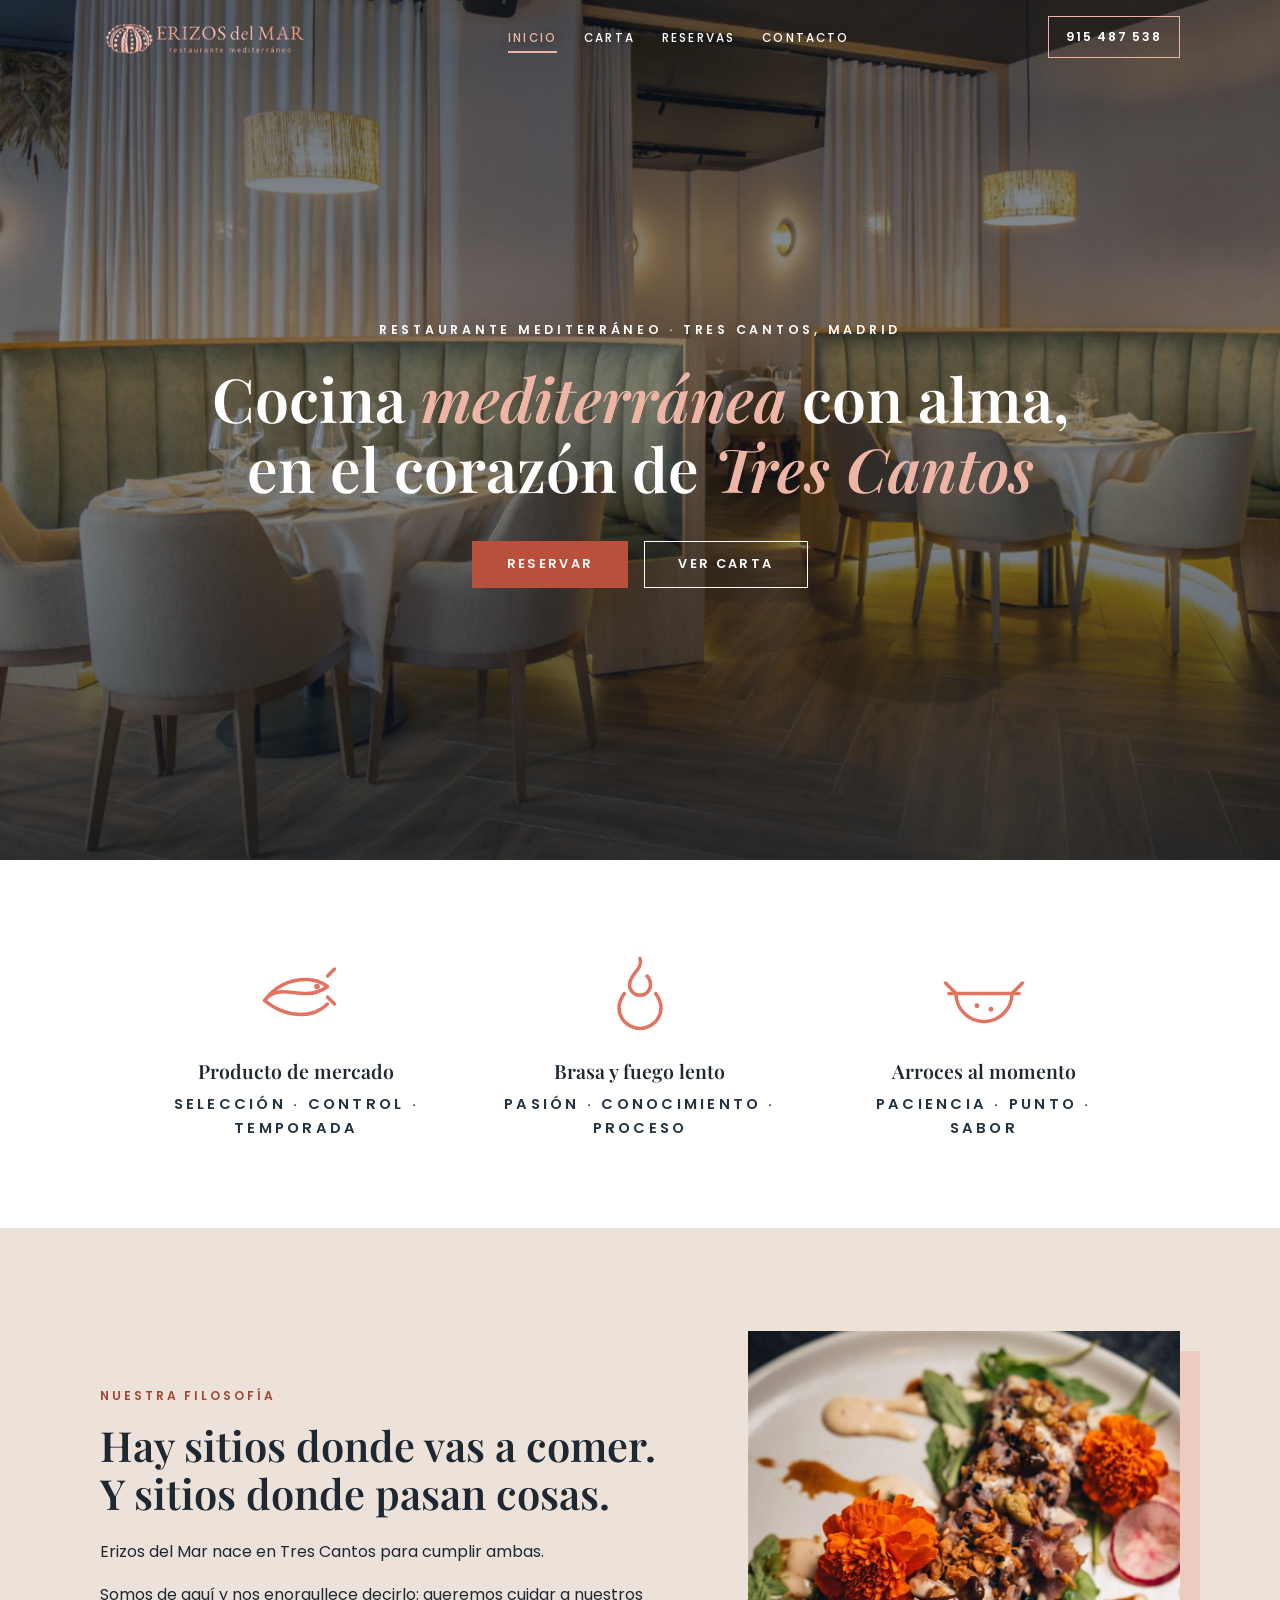
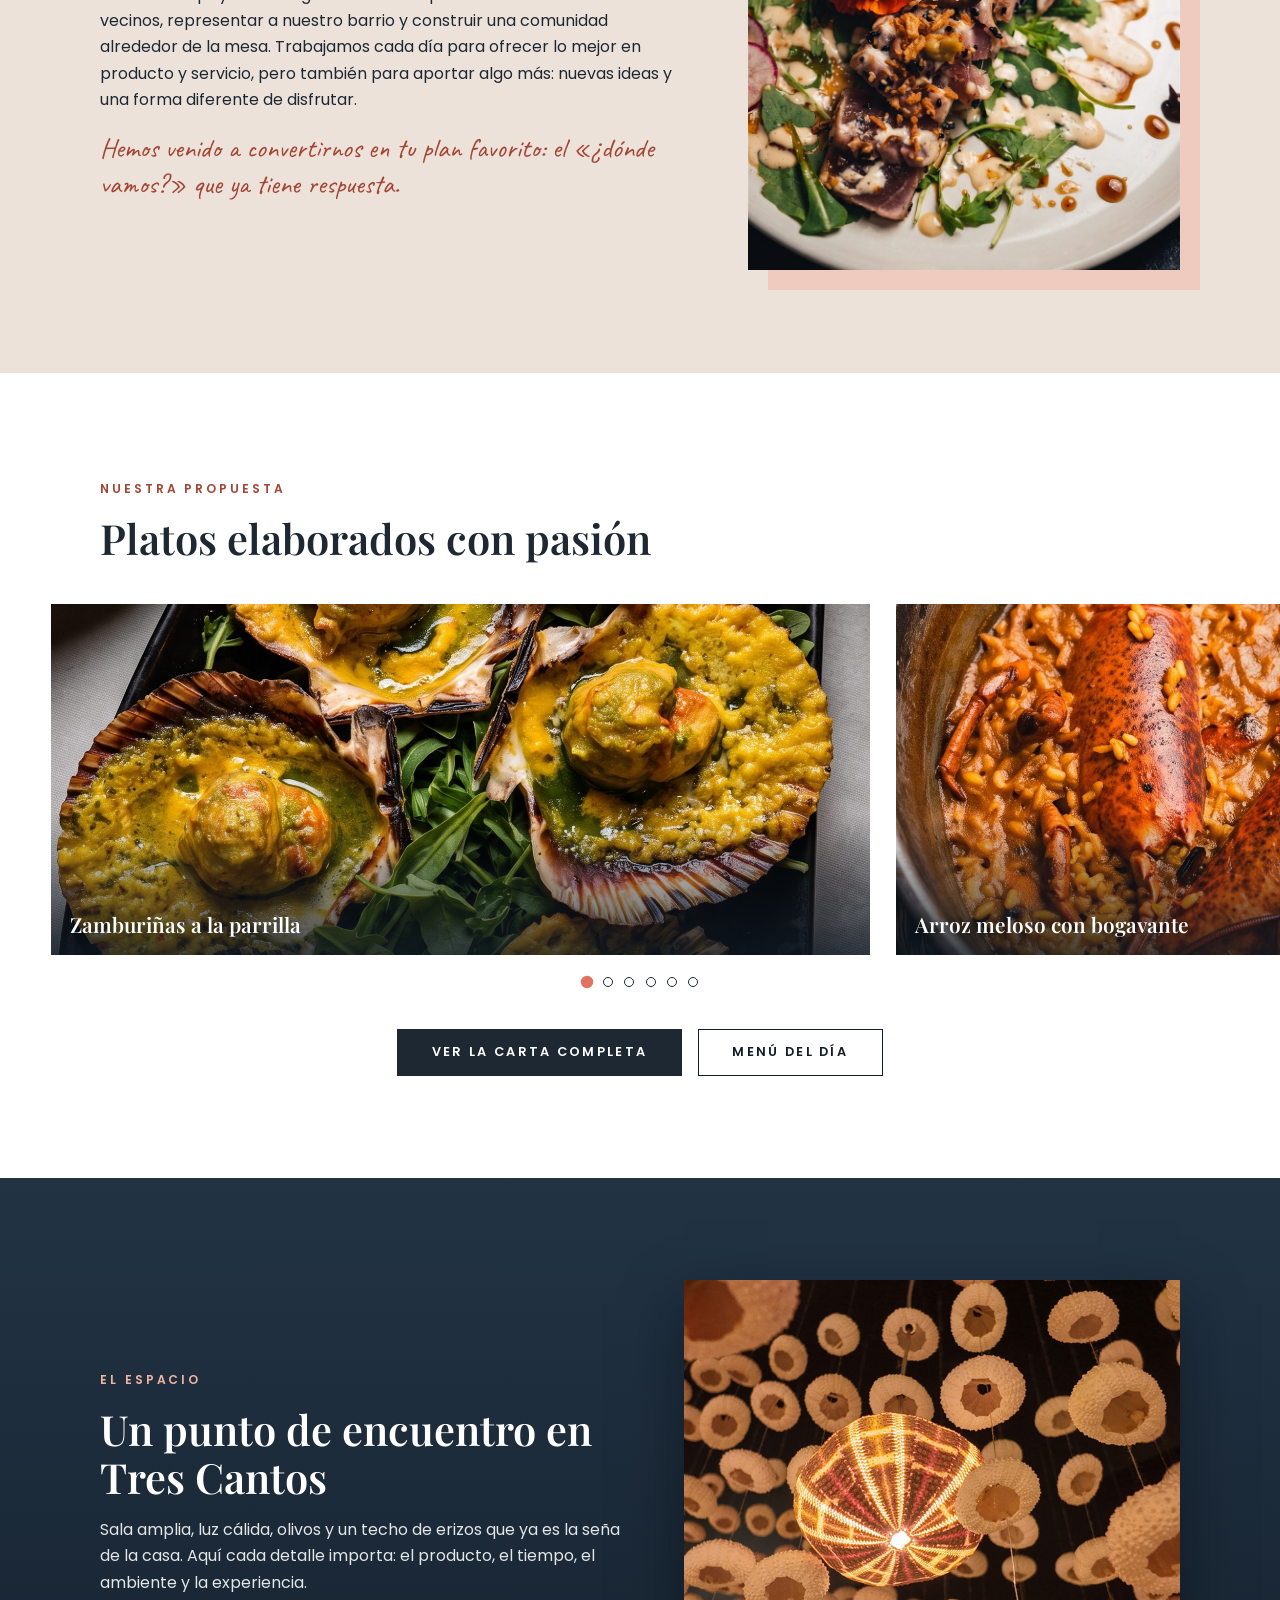
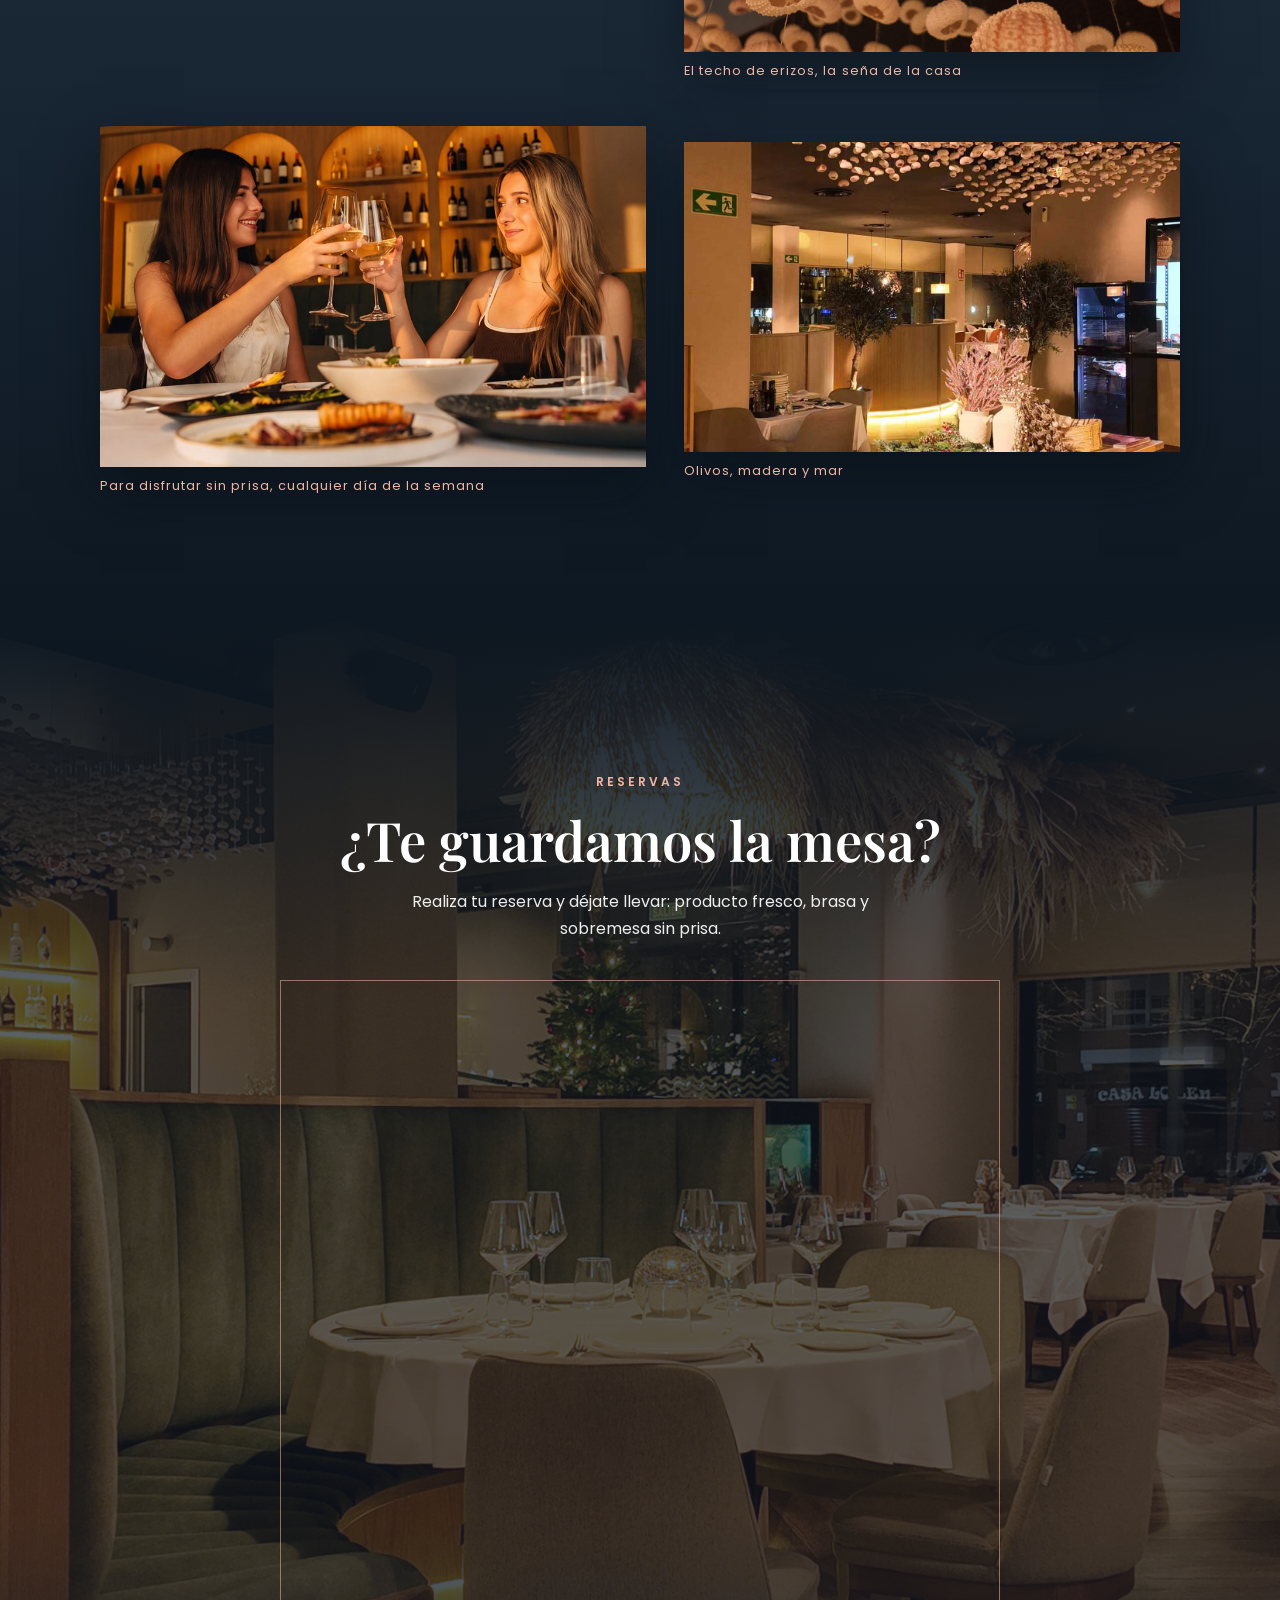
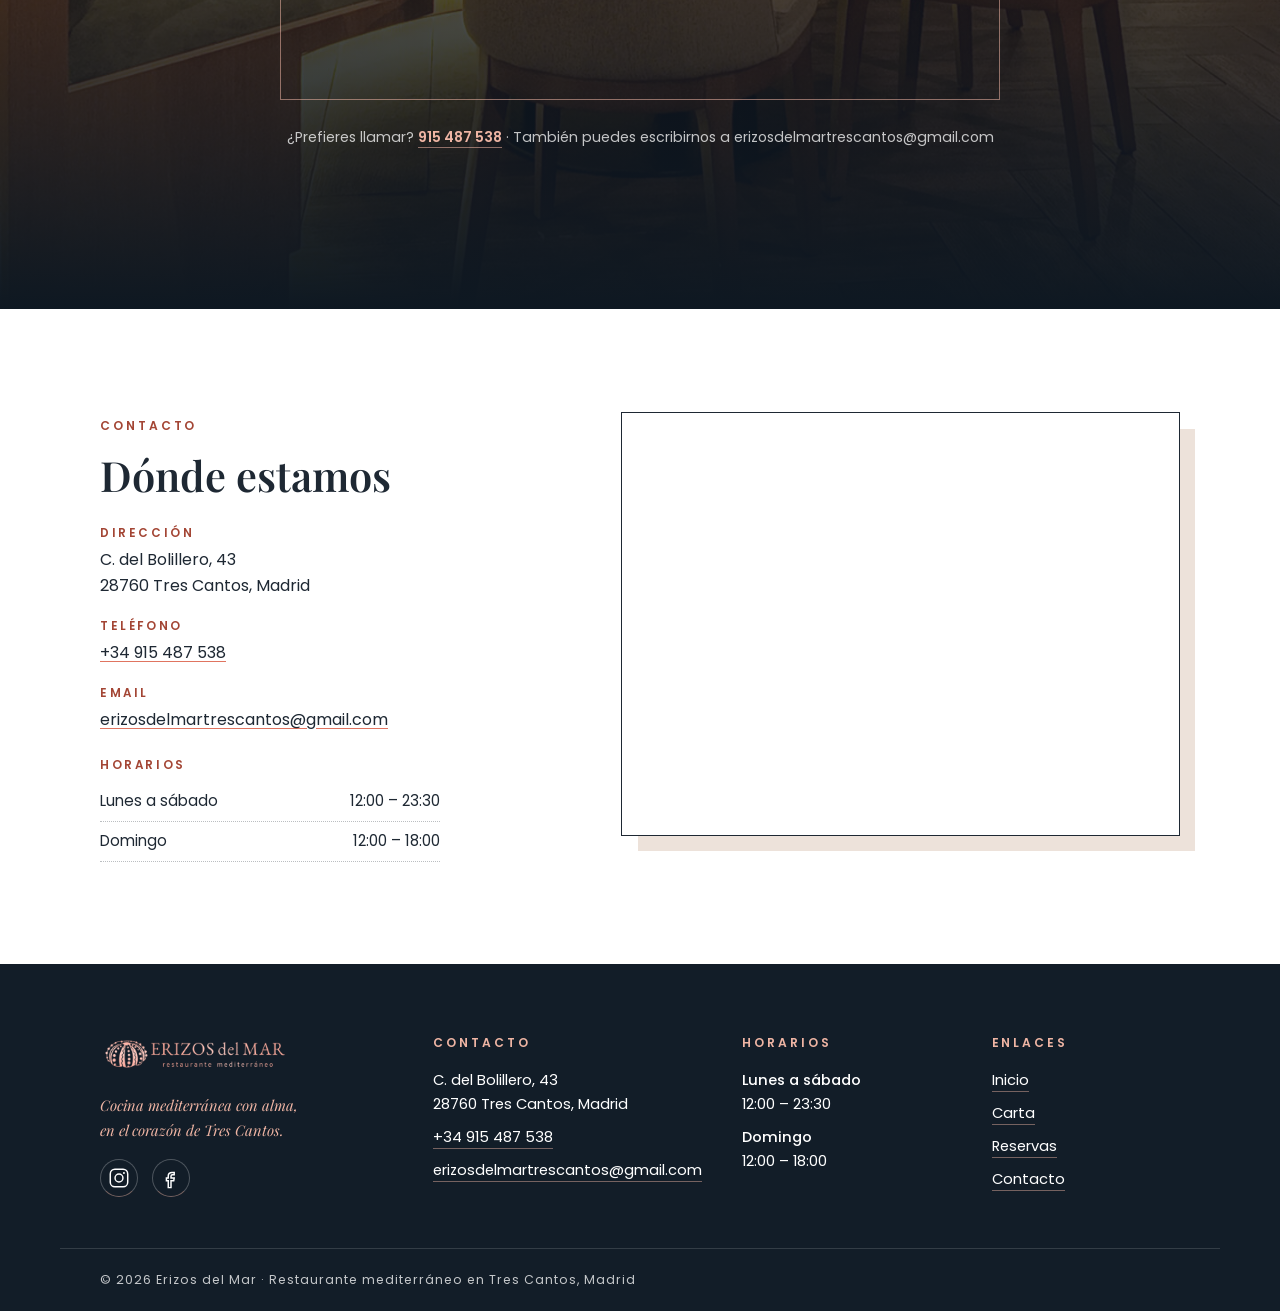
<file: index.html>
<!DOCTYPE html><html lang="es"><head><meta charset="utf-8"><meta name="viewport" content="width=device-width, initial-scale=1"><title>Erizos del Mar — Restaurante mediterráneo en Tres Cantos</title><meta name="description" content="Restaurante mediterráneo en Tres Cantos, Madrid. Mariscos y pescados frescos, brasa y arroces. Menú del día 26,90 €. Reserva: 915 487 538."><link rel="icon" type="image/png" href="/img/favicon-erizo.png"><meta property="og:type" content="website"><meta name="twitter:card" content="summary_large_image"><meta property="og:site_name" content="Erizos del Mar"><meta property="og:title" content="Erizos del Mar — Restaurante mediterráneo en Tres Cantos"><meta property="og:description" content="Restaurante mediterráneo en Tres Cantos, Madrid. Mariscos y pescados frescos, brasa y arroces. Menú del día 26,90 €. Reserva: 915 487 538."><meta property="og:image" content="https://www.erizosdelmar.com/img/marisco-variado.webp"><meta property="og:locale" content="es_ES"><link rel="preconnect" href="https://fonts.googleapis.com"><link rel="preconnect" href="https://fonts.gstatic.com" crossorigin><link rel="stylesheet" href="https://fonts.googleapis.com/css2?family=Playfair+Display:ital,wght@0,500;0,600;0,700;1,500;1,600&family=Poppins:wght@400;500;600&family=Caveat:wght@500;600&display=swap"><script type="application/ld+json">{"@context":"https://schema.org","@type":"Restaurant","name":"Erizos del Mar","description":"Cocina mediterránea con alma en Tres Cantos, Madrid.","url":"https://www.erizosdelmar.com","image":"https://www.erizosdelmar.com/img/marisco-variado.webp","telephone":"+34915487538","email":"erizosdelmartrescantos@gmail.com","servesCuisine":["Mediterránea","Mariscos","Pescados","Arroces","Carnes a la brasa"],"priceRange":"€€","acceptsReservations":"True","address":{"@type":"PostalAddress","streetAddress":"C. del Bolillero, 43","postalCode":"28760","addressLocality":"Tres Cantos","addressRegion":"Madrid","addressCountry":"ES"},"openingHoursSpecification":[{"@type":"OpeningHoursSpecification","dayOfWeek":["Monday","Tuesday","Wednesday","Thursday","Friday","Saturday"],"opens":"12:00","closes":"23:30"},{"@type":"OpeningHoursSpecification","dayOfWeek":"Sunday","opens":"12:00","closes":"18:00"}]}</script><link rel="stylesheet" href="/_astro/WidgetReservas.DtEIxXfW.css"><link rel="stylesheet" href="/_astro/index.B0MHpu-I.css"></head><body><a class="salto-contenido" href="#contenido">Saltar al contenido</a><header class="cabecera" data-cabecera data-astro-cid-24uzi5m7><div class="contenedor cabecera-int" data-astro-cid-24uzi5m7><a class="marca" href="/" data-astro-cid-24uzi5m7><img src="/img/erizodelmar.png" alt="Erizos del Mar — restaurante mediterráneo" width="220" height="63" data-astro-cid-24uzi5m7></a><nav aria-label="Navegación principal" data-astro-cid-24uzi5m7><ul data-astro-cid-24uzi5m7><li data-astro-cid-24uzi5m7><a href="/" aria-current="page" data-astro-cid-24uzi5m7>Inicio</a></li><li data-astro-cid-24uzi5m7><a href="/carta" data-astro-cid-24uzi5m7>Carta</a></li><li data-astro-cid-24uzi5m7><a href="/#reservas" data-astro-cid-24uzi5m7>Reservas</a></li><li data-astro-cid-24uzi5m7><a href="/#contacto" data-astro-cid-24uzi5m7>Contacto</a></li></ul></nav><a class="btn-tel" href="tel:+34915487538" data-astro-cid-24uzi5m7>915 487 538</a></div></header><script type="module">var e=document.querySelector(`[data-cabecera]`);if(e){let t=()=>document.documentElement.style.setProperty(`--altura-cabecera`,`${e.offsetHeight}px`);if(t(),window.addEventListener(`resize`,t,{passive:!0}),!e.classList.contains(`solida`)){let t=()=>{e.classList.toggle(`con-fondo`,window.scrollY>40)};t(),window.addEventListener(`scroll`,t,{passive:!0})}}</script><main id="contenido"><section class="hero" data-astro-cid-lcdefpme><video class="hero-video" src="/video/hero.mp4" poster="/img/1ded1866-d8ff-4c30-8475-15560764dbcc.png" muted autoplay loop playsinline aria-hidden="true" tabindex="-1" data-parallax="0.25" data-astro-cid-lcdefpme></video><div class="hero-velo" aria-hidden="true" data-astro-cid-lcdefpme></div><div class="contenedor hero-contenido" data-astro-cid-lcdefpme><p class="hero-etiqueta" data-astro-cid-lcdefpme>Restaurante mediterráneo · Tres Cantos, Madrid</p><h1 data-titulo-hero data-astro-cid-lcdefpme>Cocina <em class="resalte" data-astro-cid-lcdefpme>mediterránea</em> con alma,<br class="salto-grande" data-astro-cid-lcdefpme> en el corazón de <em class="resalte" data-astro-cid-lcdefpme>Tres Cantos</em></h1><div class="hero-cta" data-astro-cid-lcdefpme><a class="btn btn-coral" href="/#reservas" data-astro-cid-lcdefpme>Reservar</a><a class="btn btn-contorno-claro" href="/carta" data-astro-cid-lcdefpme>Ver carta</a></div></div></section><section class="motivos" aria-labelledby="t-motivos" data-astro-cid-lcdefpme><div class="contenedor" data-astro-cid-lcdefpme><h2 id="t-motivos" class="visualmente-oculto" data-astro-cid-lcdefpme>Por qué comer en Erizos del Mar</h2><ul class="motivos-lista" data-reveal-grupo data-astro-cid-lcdefpme><li data-reveal data-astro-cid-lcdefpme><svg class="icono" viewBox="0 0 48 48" fill="none" stroke="currentColor" stroke-width="2" stroke-linecap="round" stroke-linejoin="round" aria-hidden="true" data-astro-cid-lcdefpme><path d="M6 24c6-8 14-12 24-12 4 0 8 1 12 4-4 3-8 4-12 4-10 0-18-4-24 4z" transform="translate(0 6)" data-astro-cid-lcdefpme></path><path d="M6 30c6 5 13 8 21 8 6 0 11-2 15-6" data-astro-cid-lcdefpme></path><circle cx="36" cy="22" r="1.6" fill="currentColor" stroke="none" data-astro-cid-lcdefpme></circle><path d="M42 16l4-4M42 28l4 4" data-astro-cid-lcdefpme></path></svg><h3 data-astro-cid-lcdefpme>Producto de mercado</h3><p class="motivo-palabras" data-astro-cid-lcdefpme>Selección · Control · Temporada</p></li><li data-reveal data-astro-cid-lcdefpme><svg class="icono" viewBox="0 0 48 48" fill="none" stroke="currentColor" stroke-width="2" stroke-linecap="round" stroke-linejoin="round" aria-hidden="true" data-astro-cid-lcdefpme><path d="M24 6c2 6-6 9-6 15a6 6 0 0 0 12 0c0-3-2-5-2-5" data-astro-cid-lcdefpme></path><path d="M15 26c-2 3-3 6-3 8a12 12 0 0 0 24 0c0-2-1-5-3-8" data-astro-cid-lcdefpme></path></svg><h3 data-astro-cid-lcdefpme>Brasa y fuego lento</h3><p class="motivo-palabras" data-astro-cid-lcdefpme>Pasión · Conocimiento · Proceso</p></li><li data-reveal data-astro-cid-lcdefpme><svg class="icono" viewBox="0 0 48 48" fill="none" stroke="currentColor" stroke-width="2" stroke-linecap="round" stroke-linejoin="round" aria-hidden="true" data-astro-cid-lcdefpme><path d="M4 26h40" data-astro-cid-lcdefpme></path><path d="M8 26a16 16 0 0 0 32 0" data-astro-cid-lcdefpme></path><path d="M2 20l6 6M46 20l-6 6" data-astro-cid-lcdefpme></path><circle cx="20" cy="33" r="1.4" fill="currentColor" stroke="none" data-astro-cid-lcdefpme></circle><circle cx="28" cy="35" r="1.4" fill="currentColor" stroke="none" data-astro-cid-lcdefpme></circle></svg><h3 data-astro-cid-lcdefpme>Arroces al momento</h3><p class="motivo-palabras" data-astro-cid-lcdefpme>Paciencia · Punto · Sabor</p></li></ul></div></section><section class="filosofia" aria-labelledby="t-filosofia" data-astro-cid-lcdefpme><div class="contenedor filosofia-int" data-astro-cid-lcdefpme><div class="filosofia-texto" data-reveal data-astro-cid-lcdefpme><p class="etiqueta" data-astro-cid-lcdefpme>Nuestra filosofía</p><h2 id="t-filosofia" data-astro-cid-lcdefpme>Hay sitios donde vas a comer. Y sitios donde pasan cosas.</h2><p data-astro-cid-lcdefpme>Erizos del Mar nace en Tres Cantos para cumplir ambas.</p><p data-astro-cid-lcdefpme>Somos de aquí y nos enorgullece decirlo: queremos cuidar a nuestros vecinos, representar a nuestro barrio y construir una comunidad alrededor de la mesa. Trabajamos cada día para ofrecer lo mejor en producto y servicio, pero también para aportar algo más: nuevas ideas y una forma diferente de disfrutar.</p><p class="filosofia-cierre" data-astro-cid-lcdefpme>Hemos venido a convertirnos en tu plan favorito: el «¿dónde vamos?» que ya tiene respuesta.</p></div><figure class="filosofia-figura" data-rotador data-reveal data-astro-cid-lcdefpme><img src="/img/platos/tataki-45.jpg" alt="Tataki de atún rojo con flores comestibles y rúcula en plato blanco" loading="eager" decoding="async" class="filosofia-foto activa" data-astro-cid-lcdefpme><img src="/img/platos/calamar-45.jpg" alt="Calamar del Mediterráneo a la brasa sobre su tinta con aceite de hierbas" loading="lazy" decoding="async" class="filosofia-foto" data-astro-cid-lcdefpme><img src="/img/platos/bogavante-45.jpg" alt="Arroz meloso con bogavante recién hecho en su cazuela" loading="lazy" decoding="async" class="filosofia-foto" data-astro-cid-lcdefpme></figure></div></section><section class="platos" aria-labelledby="t-platos" data-astro-cid-lcdefpme><div class="contenedor" data-astro-cid-lcdefpme><div class="platos-cabeza" data-reveal data-astro-cid-lcdefpme><p class="etiqueta" data-astro-cid-lcdefpme>Nuestra propuesta</p><h2 id="t-platos" data-astro-cid-lcdefpme>Platos elaborados con pasión</h2></div></div><!-- Slider a lo ancho con la siguiente diapositiva asomando --><div class="slider" data-slider data-reveal data-astro-cid-lcdefpme><ul class="slider-pista" data-pista data-astro-cid-lcdefpme><li class="diapositiva" data-diapositiva data-astro-cid-lcdefpme><img src="/img/platos/zamburinas-pano.jpg" alt="Zamburiñas gratinadas en su concha sobre rúcula, vista cenital" loading="eager" decoding="async" data-astro-cid-lcdefpme><span class="plato-nombre" data-astro-cid-lcdefpme>Zamburiñas a la parrilla</span></li><li class="diapositiva" data-diapositiva data-astro-cid-lcdefpme><img src="/img/platos/bogavante-pano.jpg" alt="Arroz meloso con pinzas y cola de bogavante en la cazuela" loading="lazy" decoding="async" data-astro-cid-lcdefpme><span class="plato-nombre" data-astro-cid-lcdefpme>Arroz meloso con bogavante</span></li><li class="diapositiva" data-diapositiva data-astro-cid-lcdefpme><img src="/img/platos/chuleton-pano.jpg" alt="Chuletón fileteado al punto con sal en escamas, patatas y pimientos de Padrón" loading="lazy" decoding="async" data-astro-cid-lcdefpme><span class="plato-nombre" data-astro-cid-lcdefpme>Chuletón de vaca madurada</span></li><li class="diapositiva" data-diapositiva data-astro-cid-lcdefpme><img src="/img/platos/pulpo-pano.jpg" alt="Pulpo a la brasa con pimentón y cebollino sobre parmentier" loading="lazy" decoding="async" data-astro-cid-lcdefpme><span class="plato-nombre" data-astro-cid-lcdefpme>Pulpo a la brasa</span></li><li class="diapositiva" data-diapositiva data-astro-cid-lcdefpme><img src="/img/platos/tataki-pano.jpg" alt="Tataki de atún rojo con flores comestibles, rúcula y mayonesa cevichada" loading="lazy" decoding="async" data-astro-cid-lcdefpme><span class="plato-nombre" data-astro-cid-lcdefpme>Tataki de atún rojo</span></li><li class="diapositiva" data-diapositiva data-astro-cid-lcdefpme><img src="/img/platos/calamar-pano.jpg" alt="Calamar a la brasa sobre su tinta con aceite de hierbas, vista cenital" loading="lazy" decoding="async" data-astro-cid-lcdefpme><span class="plato-nombre" data-astro-cid-lcdefpme>Calamar del Mediterráneo</span></li></ul><div class="slider-controles" data-astro-cid-lcdefpme><div class="slider-puntos" data-puntos role="tablist" aria-label="Ir al plato" data-astro-cid-lcdefpme><button type="button" class="punto activo" data-punto="0" aria-label="Ver Zamburiñas a la parrilla" data-astro-cid-lcdefpme></button><button type="button" class="punto" data-punto="1" aria-label="Ver Arroz meloso con bogavante" data-astro-cid-lcdefpme></button><button type="button" class="punto" data-punto="2" aria-label="Ver Chuletón de vaca madurada" data-astro-cid-lcdefpme></button><button type="button" class="punto" data-punto="3" aria-label="Ver Pulpo a la brasa" data-astro-cid-lcdefpme></button><button type="button" class="punto" data-punto="4" aria-label="Ver Tataki de atún rojo" data-astro-cid-lcdefpme></button><button type="button" class="punto" data-punto="5" aria-label="Ver Calamar del Mediterráneo" data-astro-cid-lcdefpme></button></div></div></div><div class="contenedor" data-astro-cid-lcdefpme><p class="platos-cta" data-astro-cid-lcdefpme><a class="btn btn-marino" href="/carta" data-astro-cid-lcdefpme>Ver la carta completa</a><a class="btn btn-contorno-oscuro" href="/carta#menu-del-dia" data-astro-cid-lcdefpme>Menú del día</a></p></div></section><section class="espacio" aria-labelledby="t-espacio" data-astro-cid-lcdefpme><div class="contenedor espacio-int" data-astro-cid-lcdefpme><div class="espacio-texto" data-reveal data-astro-cid-lcdefpme><p class="etiqueta clara" data-astro-cid-lcdefpme>El espacio</p><h2 id="t-espacio" data-astro-cid-lcdefpme>Un punto de encuentro en Tres Cantos</h2><p data-astro-cid-lcdefpme>Sala amplia, luz cálida, olivos y un techo de erizos que ya es la seña de la casa. Aquí cada detalle importa: el producto, el tiempo, el ambiente y la experiencia.</p></div><figure class="e-techo" data-reveal data-astro-cid-lcdefpme><img src="/img/20260206144532_307_1223-scaled.jpg" alt="Instalación de caparazones de erizo de mar colgando del techo, con una lámpara-erizo iluminada" loading="lazy" decoding="async" data-astro-cid-lcdefpme><figcaption data-astro-cid-lcdefpme>El techo de erizos, la seña de la casa</figcaption></figure><figure class="e-sala" data-reveal data-astro-cid-lcdefpme><img src="/img/platos/brindis-45.jpg" alt="Dos clientas brindando con vino blanco frente a la vinoteca del restaurante" loading="lazy" decoding="async" data-astro-cid-lcdefpme><figcaption data-astro-cid-lcdefpme>Para disfrutar sin prisa, cualquier día de la semana</figcaption></figure><figure class="e-olivos" data-reveal data-astro-cid-lcdefpme><img src="/img/20260206144526_306_1223.jpg" alt="Comedor con la instalación de erizos en el techo, mesa central de madera y olivos" loading="lazy" decoding="async" data-astro-cid-lcdefpme><figcaption data-astro-cid-lcdefpme>Olivos, madera y mar</figcaption></figure></div></section><section id="reservas" class="reservas" aria-labelledby="t-reservas" data-astro-cid-lcdefpme><div class="reservas-fondo" aria-hidden="true" data-astro-cid-lcdefpme></div><div class="contenedor reservas-int" data-reveal data-astro-cid-lcdefpme><p class="etiqueta clara" data-astro-cid-lcdefpme>Reservas</p><h2 id="t-reservas" data-astro-cid-lcdefpme>¿Te guardamos la mesa?</h2><p class="reservas-texto" data-astro-cid-lcdefpme>Realiza tu reserva y déjate llevar: producto fresco, brasa y sobremesa sin prisa.</p><div class="widget-reservas" data-astro-cid-szwhwlmq><iframe src="https://widget.thefork.com/7da0110a-f135-477d-92b6-062d80967548" title="Reservar mesa en Erizos del Mar" allow="payment *" loading="lazy" data-astro-cid-szwhwlmq></iframe></div><p class="reservas-nota" data-astro-cid-lcdefpme>¿Prefieres llamar? <a class="reservas-tel-inline" href="tel:+34915487538" data-astro-cid-lcdefpme>915 487 538</a> · También puedes escribirnos a erizosdelmartrescantos@gmail.com</p></div></section><section id="contacto" class="contacto" aria-labelledby="t-contacto" data-astro-cid-lcdefpme><div class="contenedor contacto-int" data-astro-cid-lcdefpme><div class="contacto-info" data-reveal data-astro-cid-lcdefpme><p class="etiqueta" data-astro-cid-lcdefpme>Contacto</p><h2 id="t-contacto" data-astro-cid-lcdefpme>Dónde estamos</h2><address data-astro-cid-lcdefpme><p class="contacto-dato" data-astro-cid-lcdefpme><span class="contacto-titulo" data-astro-cid-lcdefpme>Dirección</span>C. del Bolillero, 43<br data-astro-cid-lcdefpme>28760 Tres Cantos, Madrid</p><p class="contacto-dato" data-astro-cid-lcdefpme><span class="contacto-titulo" data-astro-cid-lcdefpme>Teléfono</span><a href="tel:+34915487538" data-astro-cid-lcdefpme>+34 915 487 538</a></p><p class="contacto-dato" data-astro-cid-lcdefpme><span class="contacto-titulo" data-astro-cid-lcdefpme>Email</span><a href="mailto:erizosdelmartrescantos@gmail.com" data-astro-cid-lcdefpme>erizosdelmartrescantos@gmail.com</a></p></address><div class="contacto-horarios" data-astro-cid-lcdefpme><span class="contacto-titulo" data-astro-cid-lcdefpme>Horarios</span><ul data-astro-cid-lcdefpme><li data-astro-cid-lcdefpme><span data-astro-cid-lcdefpme>Lunes a sábado</span><span data-astro-cid-lcdefpme>12:00 – 23:30</span></li><li data-astro-cid-lcdefpme><span data-astro-cid-lcdefpme>Domingo</span><span data-astro-cid-lcdefpme>12:00 – 18:00</span></li></ul></div></div><div class="contacto-mapa" data-reveal data-astro-cid-lcdefpme><iframe src="https://www.google.com/maps?q=Erizos%20del%20Mar%20Tres%20Cantos&output=embed" title="Mapa de ubicación de Erizos del Mar en Tres Cantos" loading="lazy" allowfullscreen referrerpolicy="no-referrer-when-downgrade" data-astro-cid-lcdefpme></iframe></div></div></section></main><footer class="piecera" data-astro-cid-v5ldd5cm><div class="contenedor piecera-int" data-astro-cid-v5ldd5cm><div class="col marca-col" data-astro-cid-v5ldd5cm><img src="/img/erizodelmar.png" alt="Erizos del Mar — restaurante mediterráneo" width="220" height="63" loading="lazy" data-astro-cid-v5ldd5cm><p data-astro-cid-v5ldd5cm>Cocina mediterránea con alma, en el corazón de Tres Cantos.</p><div class="redes" data-astro-cid-v5ldd5cm><a href="https://www.instagram.com/erizosdelmar/" target="_blank" rel="noopener noreferrer" aria-label="Instagram de Erizos del Mar" data-astro-cid-v5ldd5cm><svg viewBox="0 0 24 24" width="22" height="22" fill="none" stroke="currentColor" stroke-width="1.6" data-astro-cid-v5ldd5cm><rect x="2.5" y="2.5" width="19" height="19" rx="5" data-astro-cid-v5ldd5cm></rect><circle cx="12" cy="12" r="4.3" data-astro-cid-v5ldd5cm></circle><circle cx="17.4" cy="6.6" r="1.1" fill="currentColor" stroke="none" data-astro-cid-v5ldd5cm></circle></svg></a><a href="https://www.facebook.com/people/Erizos-del-Mar-Tres-Cantos/61587013133338/" target="_blank" rel="noopener noreferrer" aria-label="Facebook de Erizos del Mar" data-astro-cid-v5ldd5cm><svg viewBox="0 0 24 24" width="22" height="22" fill="none" stroke="currentColor" stroke-width="1.6" data-astro-cid-v5ldd5cm><path d="M15.5 8.5h-2a1.5 1.5 0 0 0-1.5 1.5v2h3.5l-.5 3H12v7.5H9V15h-2v-3h2v-2.3C9 7.4 10.6 6 13 6h2.5v2.5Z" data-astro-cid-v5ldd5cm></path></svg></a></div></div><div class="col" data-astro-cid-v5ldd5cm><h2 data-astro-cid-v5ldd5cm>Contacto</h2><address data-astro-cid-v5ldd5cm><p data-astro-cid-v5ldd5cm>C. del Bolillero, 43<br data-astro-cid-v5ldd5cm>28760 Tres Cantos, Madrid</p><p data-astro-cid-v5ldd5cm><a href="tel:+34915487538" data-astro-cid-v5ldd5cm>+34 915 487 538</a></p><p data-astro-cid-v5ldd5cm><a href="mailto:erizosdelmartrescantos@gmail.com" data-astro-cid-v5ldd5cm>erizosdelmartrescantos@gmail.com</a></p></address></div><div class="col" data-astro-cid-v5ldd5cm><h2 data-astro-cid-v5ldd5cm>Horarios</h2><ul data-astro-cid-v5ldd5cm><li data-astro-cid-v5ldd5cm><span class="dias" data-astro-cid-v5ldd5cm>Lunes a sábado</span><span data-astro-cid-v5ldd5cm>12:00 – 23:30</span></li><li data-astro-cid-v5ldd5cm><span class="dias" data-astro-cid-v5ldd5cm>Domingo</span><span data-astro-cid-v5ldd5cm>12:00 – 18:00</span></li></ul></div><div class="col" data-astro-cid-v5ldd5cm><h2 data-astro-cid-v5ldd5cm>Enlaces</h2><nav aria-label="Navegación del pie de página" data-astro-cid-v5ldd5cm><ul data-astro-cid-v5ldd5cm><li data-astro-cid-v5ldd5cm><a href="/" data-astro-cid-v5ldd5cm>Inicio</a></li><li data-astro-cid-v5ldd5cm><a href="/carta" data-astro-cid-v5ldd5cm>Carta</a></li><li data-astro-cid-v5ldd5cm><a href="/#reservas" data-astro-cid-v5ldd5cm>Reservas</a></li><li data-astro-cid-v5ldd5cm><a href="/#contacto" data-astro-cid-v5ldd5cm>Contacto</a></li></ul></nav></div></div><div class="contenedor legal" data-astro-cid-v5ldd5cm><p data-astro-cid-v5ldd5cm>© 2026 Erizos del Mar · Restaurante mediterráneo en Tres Cantos, Madrid</p></div></footer><script type="module">document.documentElement.classList.add(`js`);var e=window.matchMedia(`(prefers-reduced-motion: reduce)`).matches,t=document.querySelectorAll(`[data-reveal]`);if(e||!(`IntersectionObserver`in window))t.forEach(e=>e.classList.add(`revelado`));else{document.querySelectorAll(`[data-reveal-grupo]`).forEach(e=>{[...e.querySelectorAll(`[data-reveal]`)].forEach((e,t)=>{e.style.transitionDelay=`${Math.min(t,7)*80}ms`})});let e=new IntersectionObserver(t=>{t.forEach(t=>{t.isIntersecting&&(t.target.classList.add(`revelado`),e.unobserve(t.target))})},{threshold:.15,rootMargin:`0px 0px -40px 0px`});t.forEach(t=>e.observe(t))}var n=[...document.querySelectorAll(`[data-parallax]`)];if(!e&&n.length){let e=!1,t=()=>{e=!1,n.forEach(e=>{let t=e.parentElement.getBoundingClientRect();if(t.bottom<0||t.top>window.innerHeight)return;let n=parseFloat(e.dataset.parallax||`0.2`);e.style.transform=`translateY(${t.top*-n}px) scale(1.12)`})};window.addEventListener(`scroll`,()=>{e||(e=!0,requestAnimationFrame(t))},{passive:!0}),t()}</script></body></html><script type="module">var e=document.querySelector(`[data-titulo-hero]`);if(e&&!window.matchMedia(`(prefers-reduced-motion: reduce)`).matches){let t=0,n=e=>{if(e.nodeType===Node.TEXT_NODE){let n=(e.textContent||``).split(/(\s+)/),r=document.createDocumentFragment();n.forEach(e=>{if(e)if(/^\s+$/.test(e))r.appendChild(document.createTextNode(e));else{let n=document.createElement(`span`);n.className=`palabra-hero`,n.style.animationDelay=`${200+t*80}ms`,n.textContent=e,r.appendChild(n),t++}}),e.replaceWith(r)}else e.nodeType===Node.ELEMENT_NODE&&e.tagName!==`BR`&&[...e.childNodes].forEach(n)};[...e.childNodes].forEach(n),e.classList.add(`animando`)}var t=document.querySelector(`[data-slider]`);if(t){let e=t.querySelector(`[data-pista]`),n=[...e.querySelectorAll(`[data-diapositiva]`)],r=[...t.querySelectorAll(`[data-punto]`)],i=0,a=!window.matchMedia(`(prefers-reduced-motion: reduce)`).matches,o=t=>{i=Math.max(0,Math.min(n.length-1,t));let o=n[i];e.scrollTo({left:o.offsetLeft-e.offsetLeft-(e.clientWidth-o.clientWidth)/2,behavior:a?`smooth`:`auto`}),r.forEach((e,t)=>e.classList.toggle(`activo`,t===i))},s=()=>{let t=e.scrollLeft+e.clientWidth/2,a=0;n.forEach((e,r)=>{Math.abs(e.offsetLeft+e.clientWidth/2-t)<Math.abs(n[a].offsetLeft+n[a].clientWidth/2-t)&&(a=r)}),i=a,r.forEach((e,t)=>e.classList.toggle(`activo`,t===i))};r.forEach((e,t)=>e.addEventListener(`click`,()=>o(t)));let c;e.addEventListener(`scroll`,()=>{cancelAnimationFrame(c),c=requestAnimationFrame(s)},{passive:!0})}var n=document.querySelector(`[data-rotador]`);if(n&&!window.matchMedia(`(prefers-reduced-motion: reduce)`).matches){let e=n.querySelectorAll(`.filosofia-foto`);if(e.length>1){let t=0;setInterval(()=>{e[t].classList.remove(`activa`),t=(t+1)%e.length,e[t].classList.add(`activa`)},4500)}}</script>
</file>
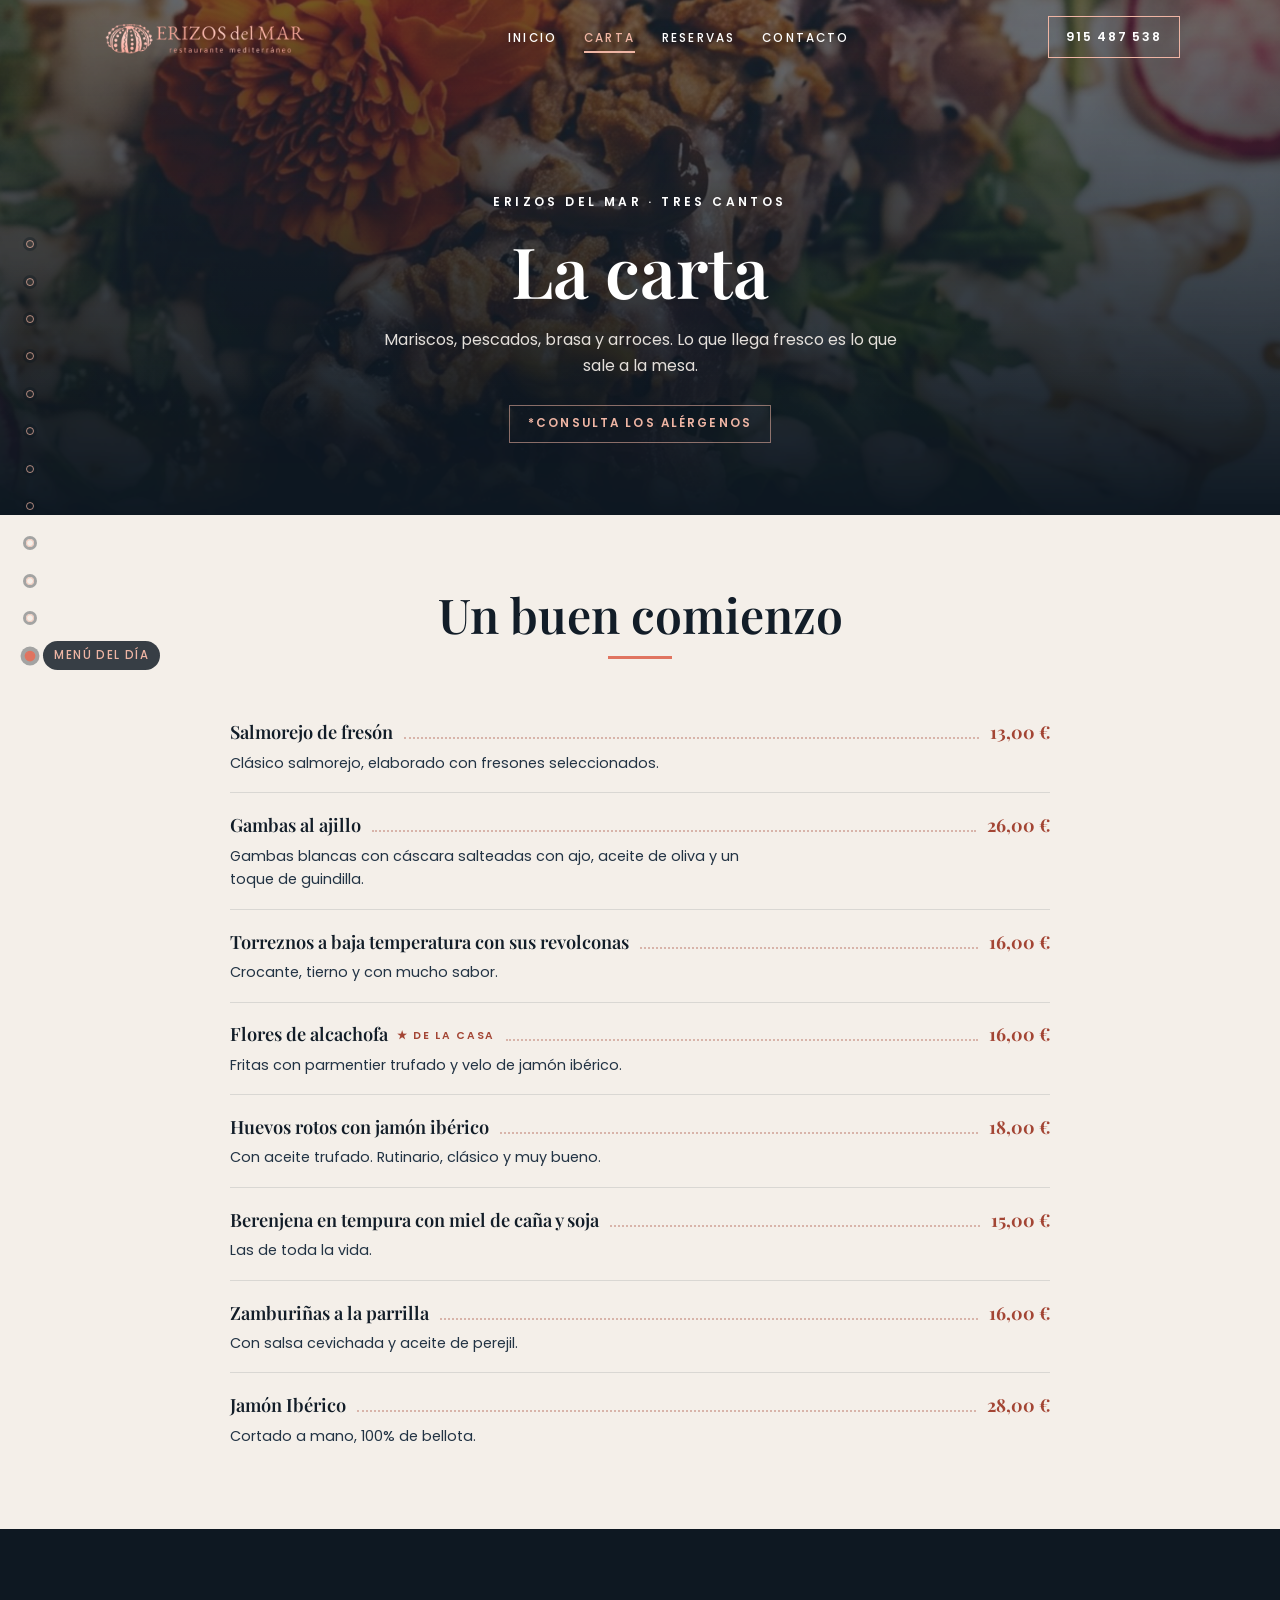
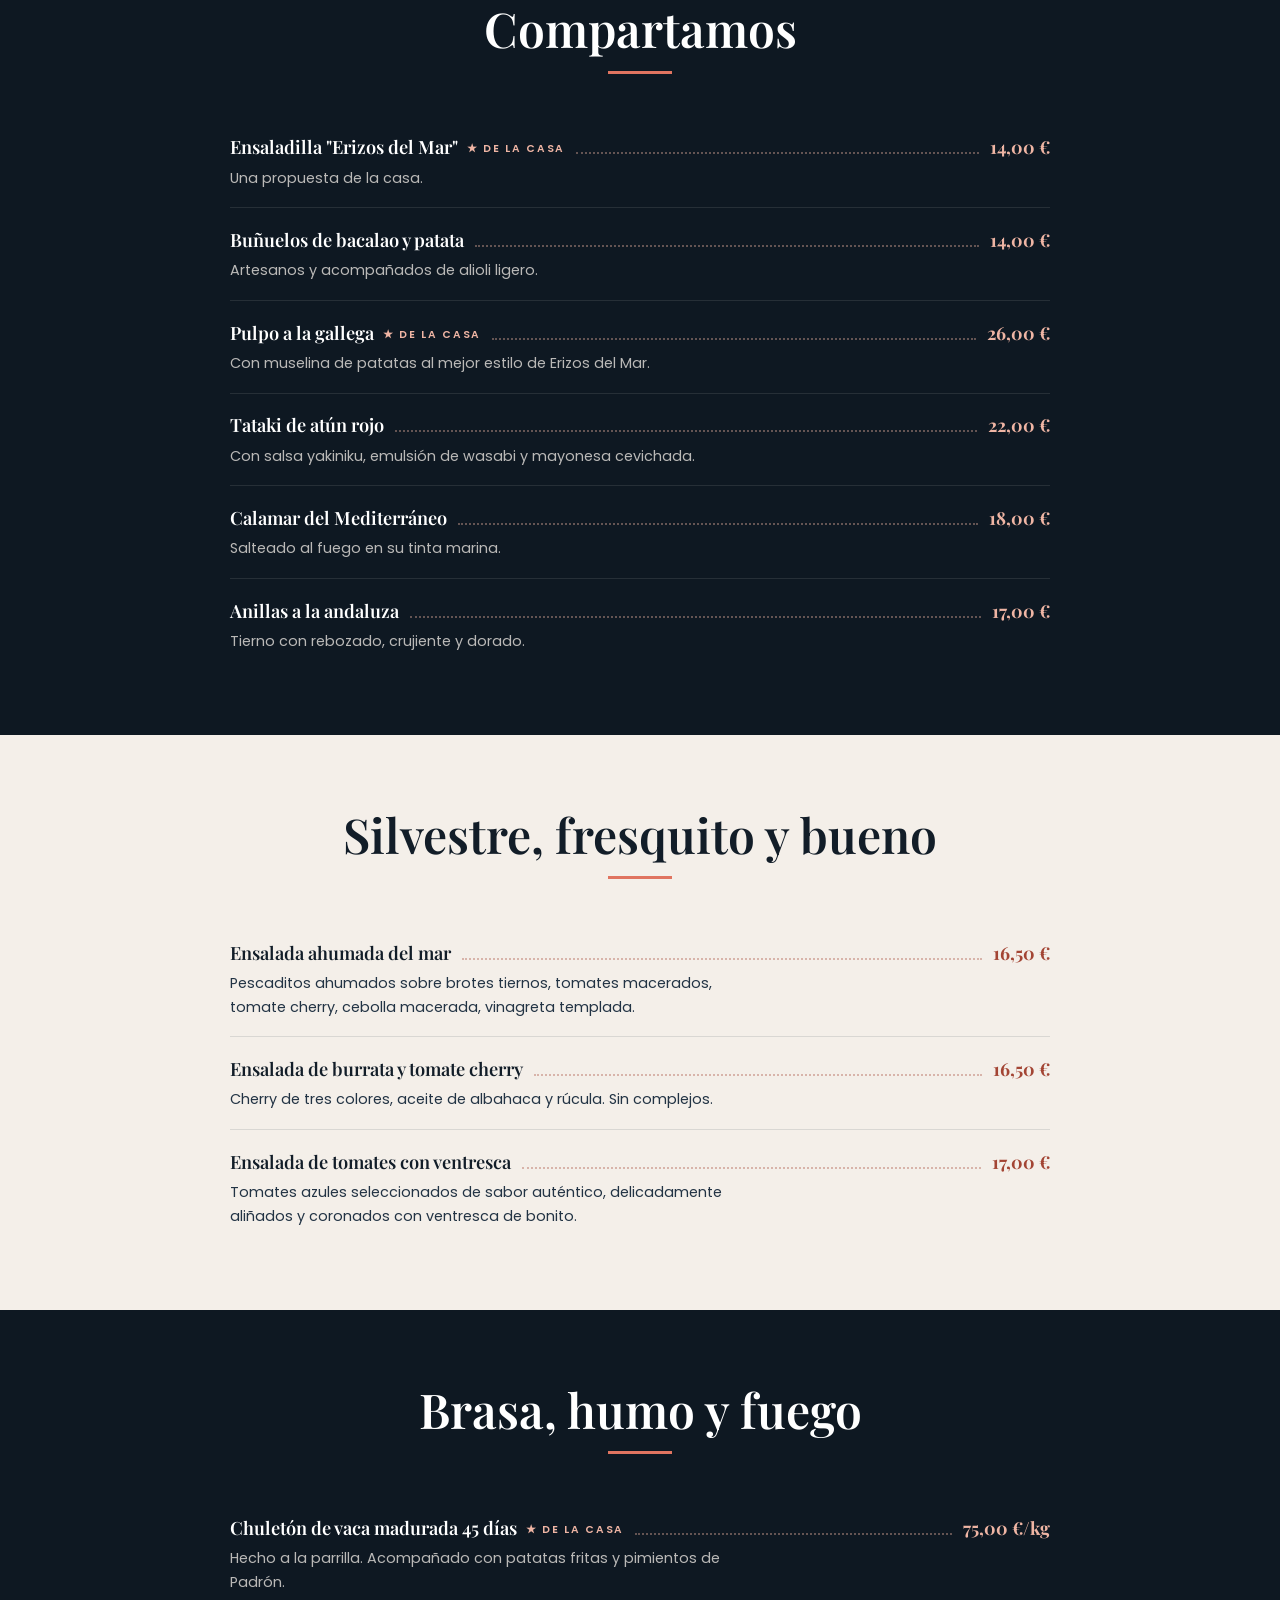
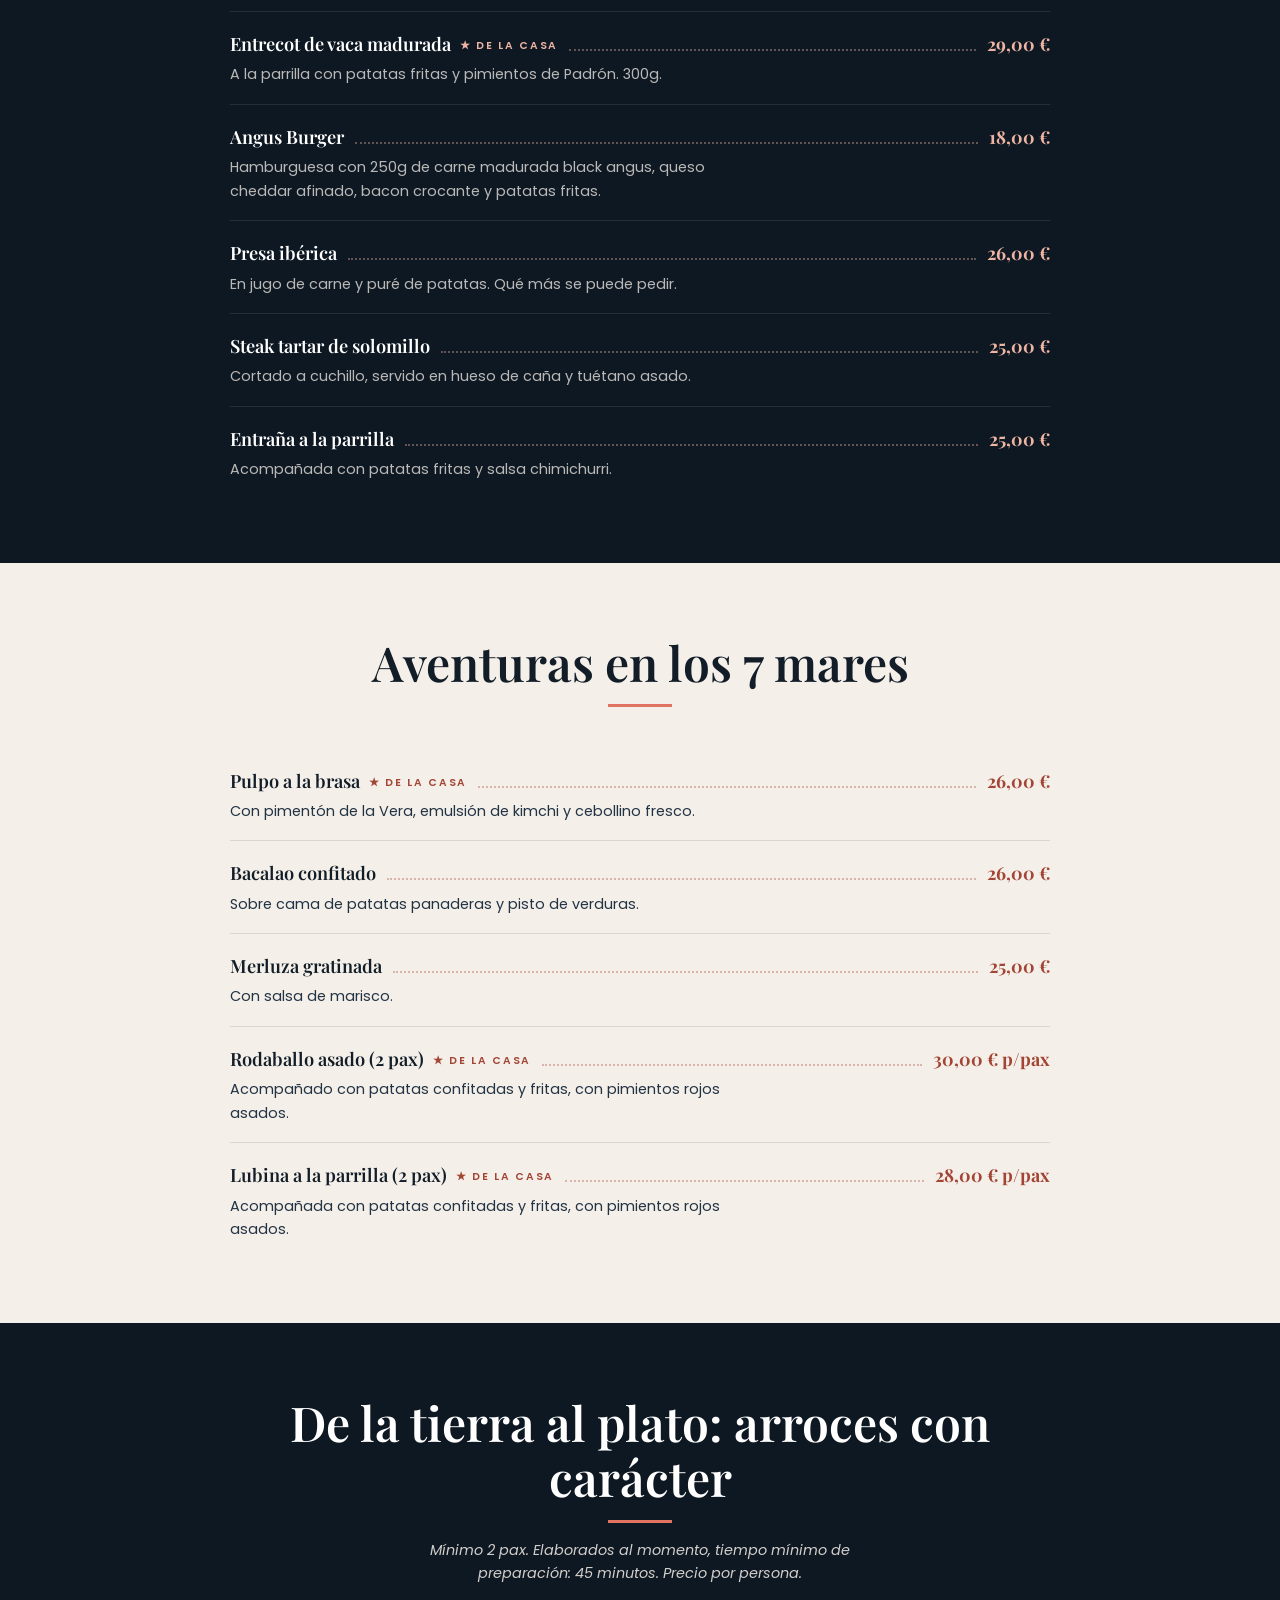
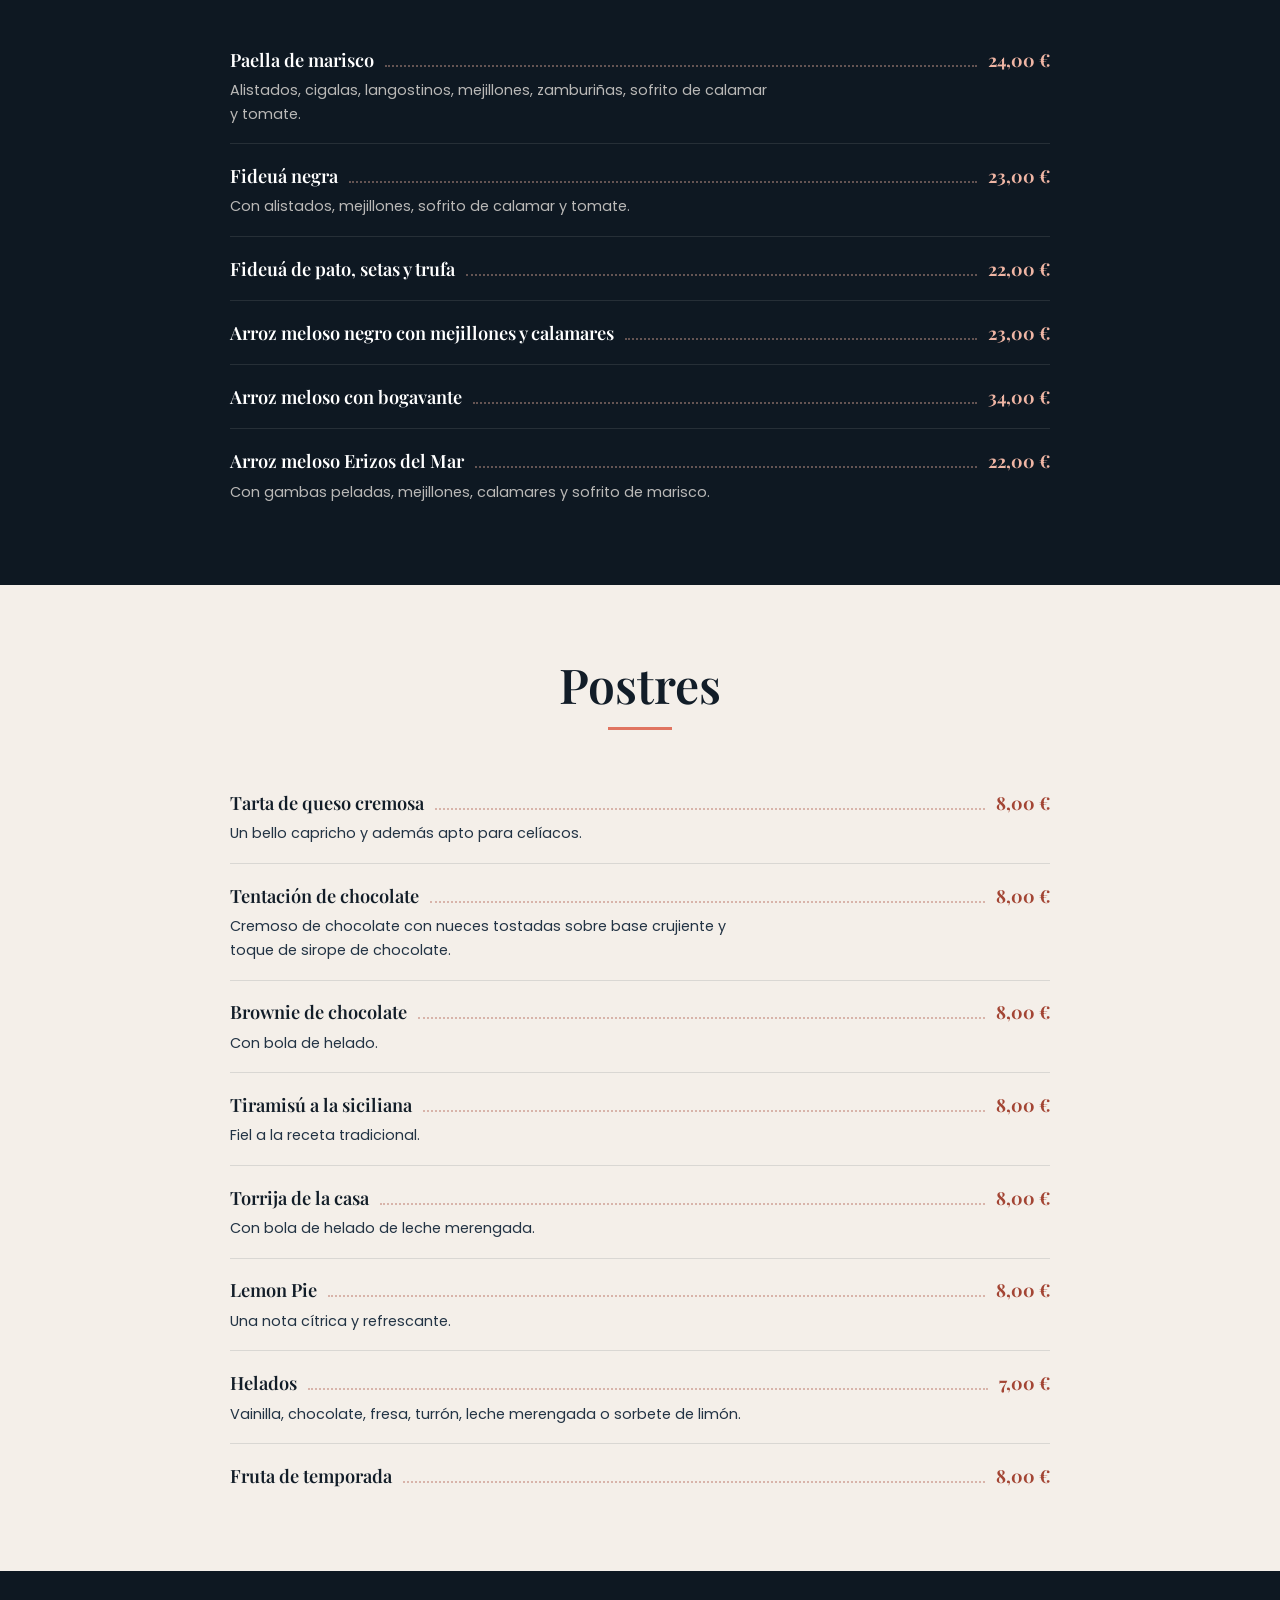
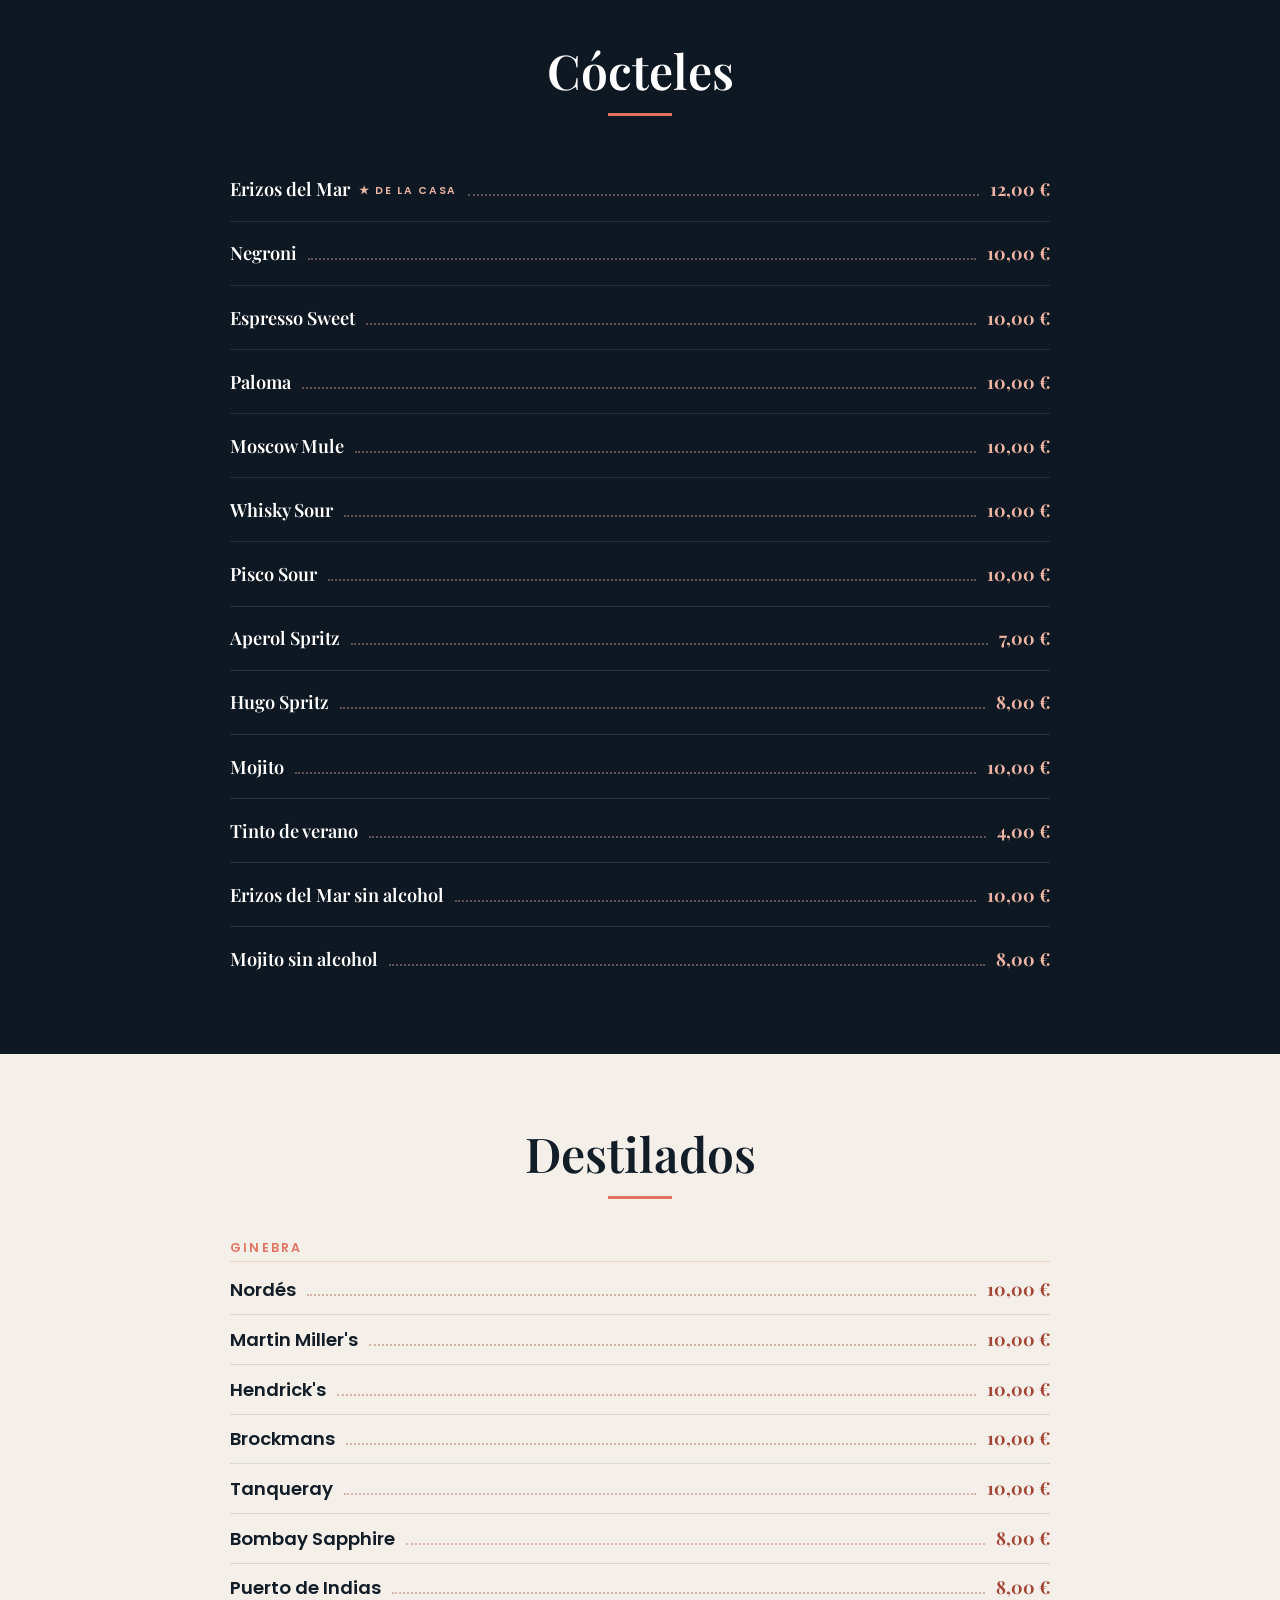
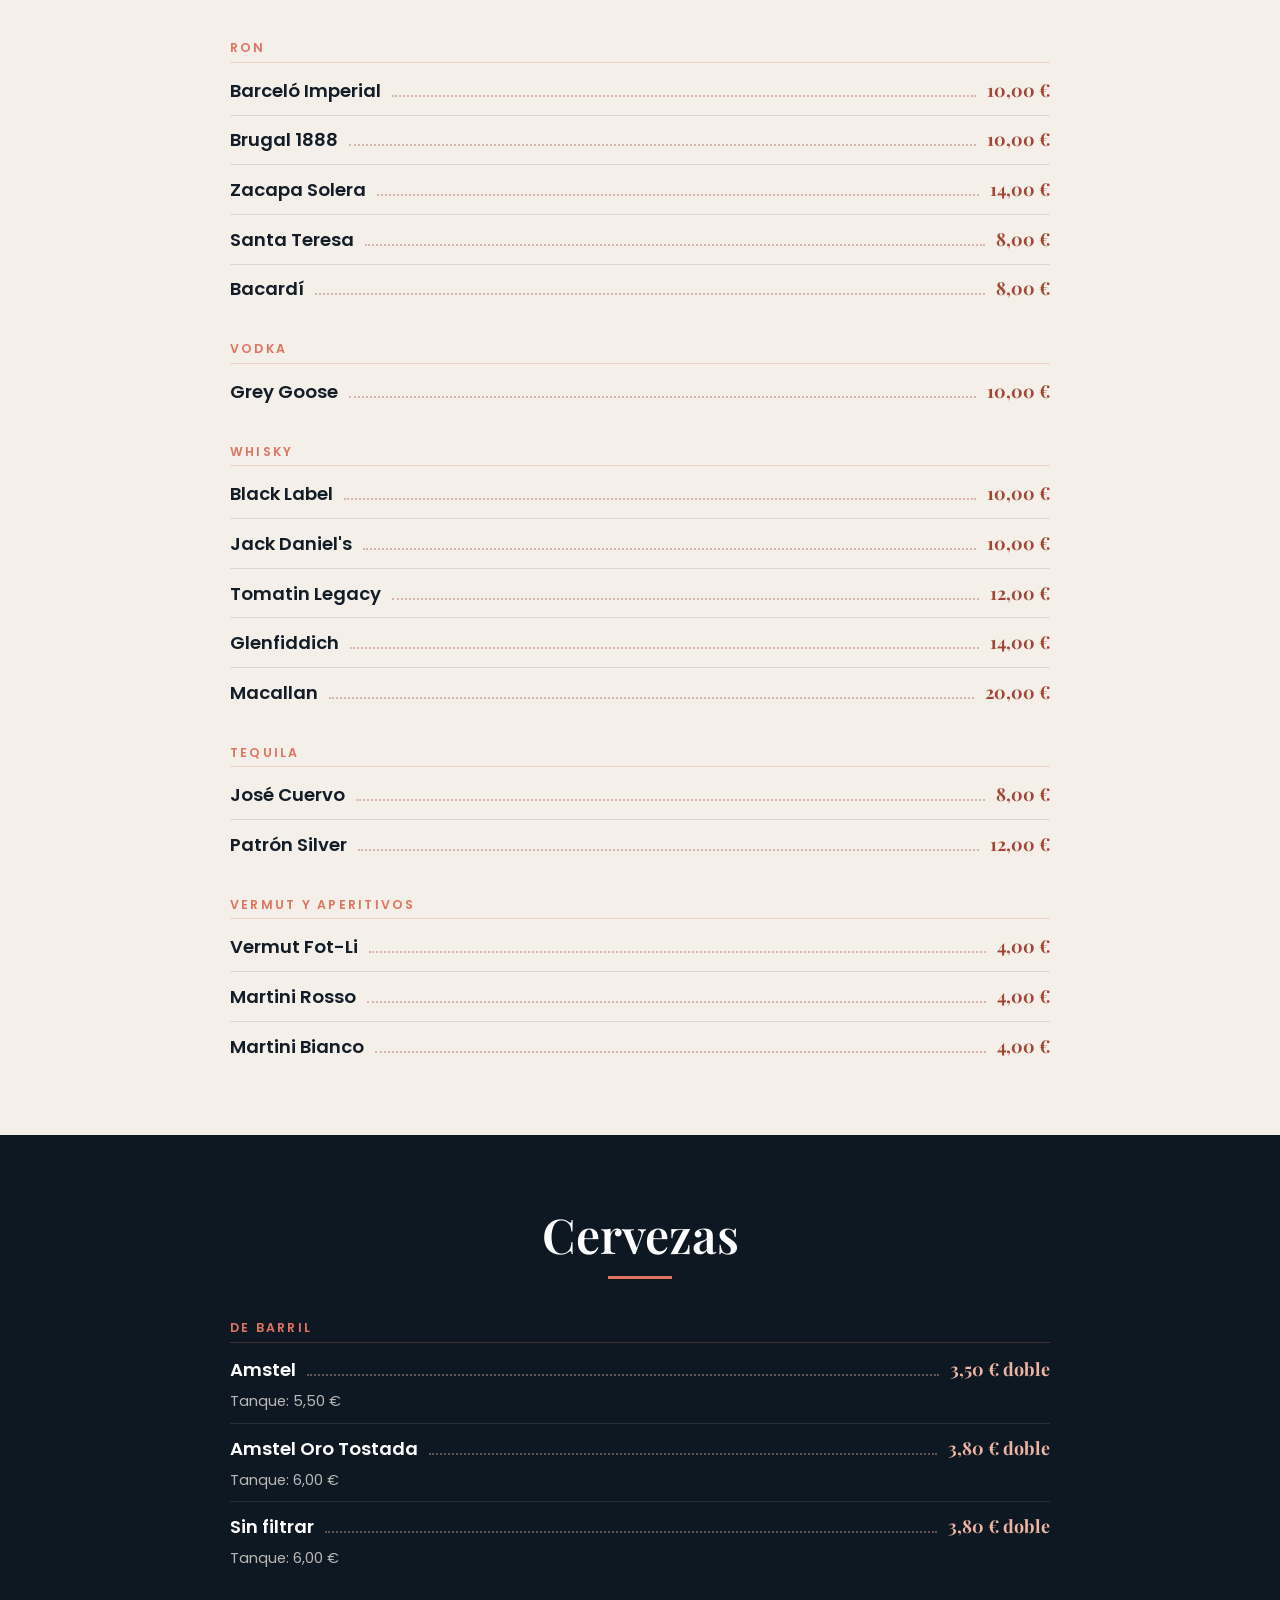
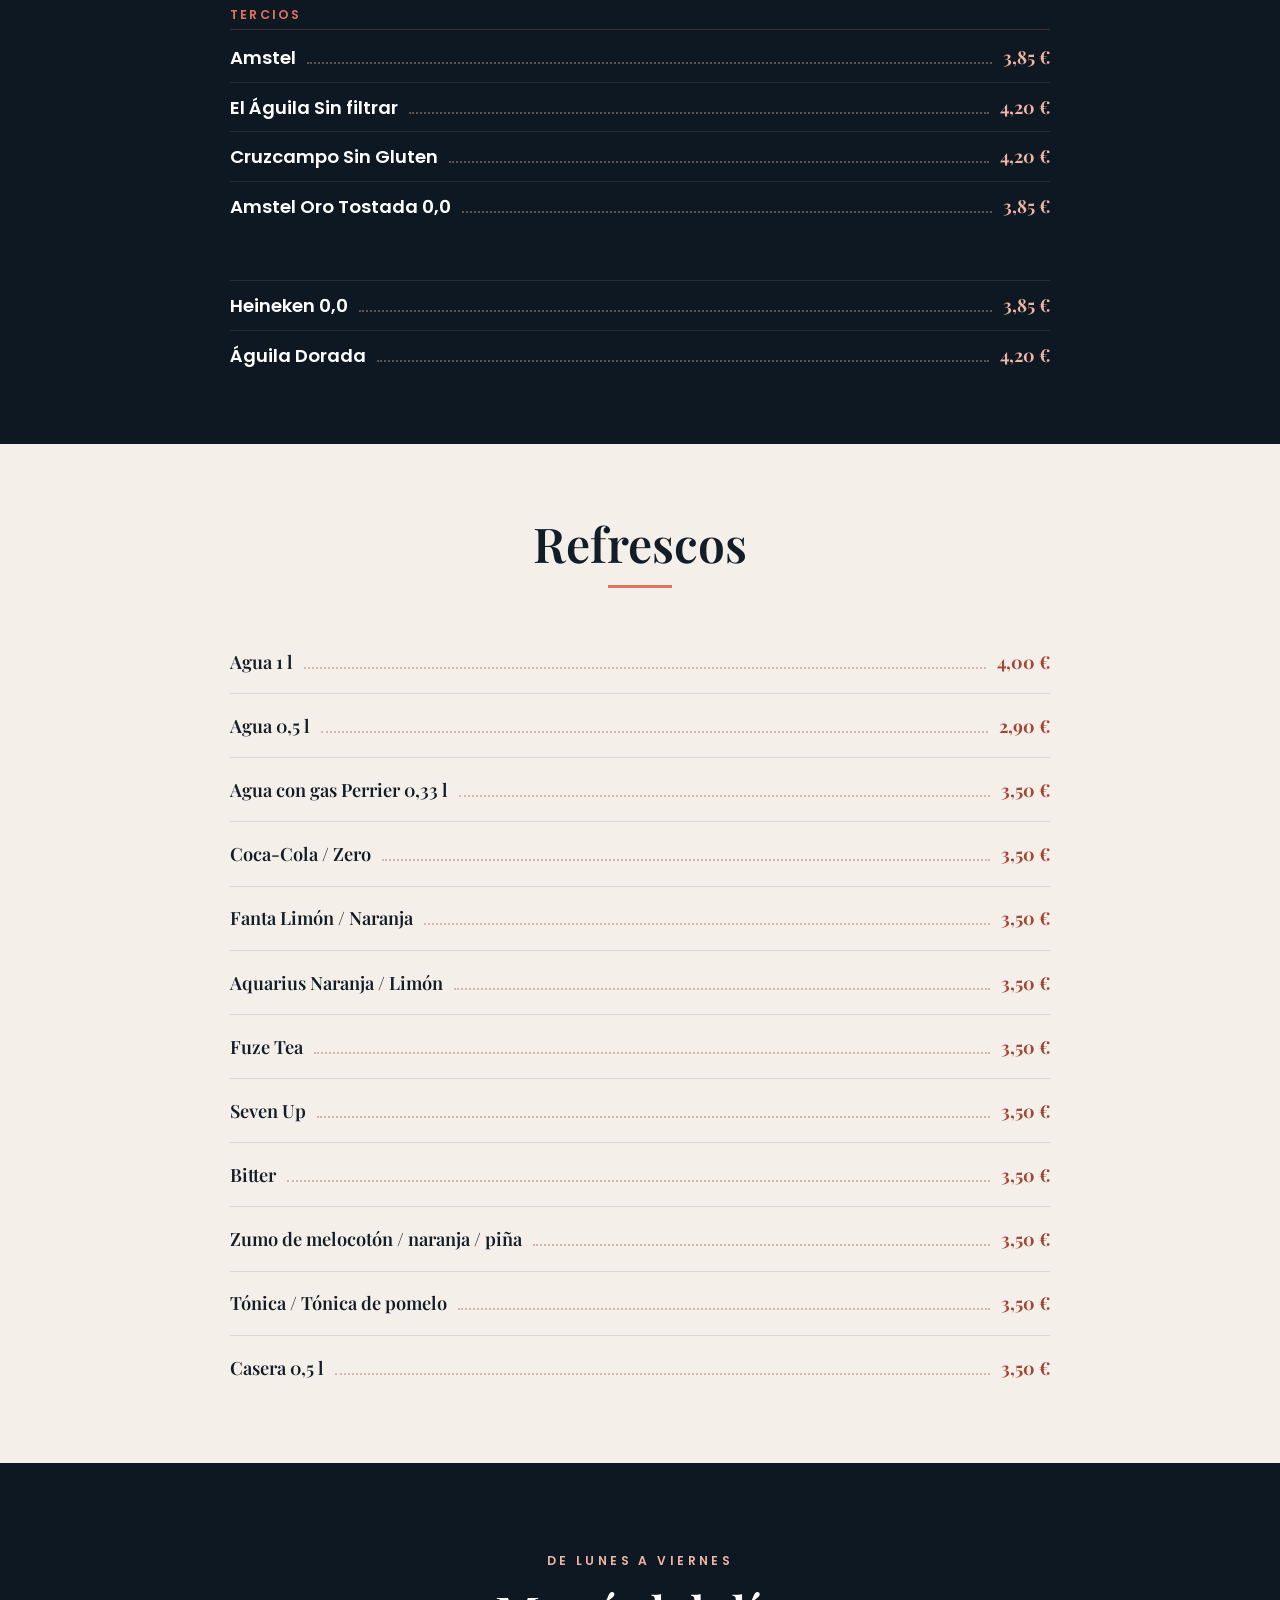
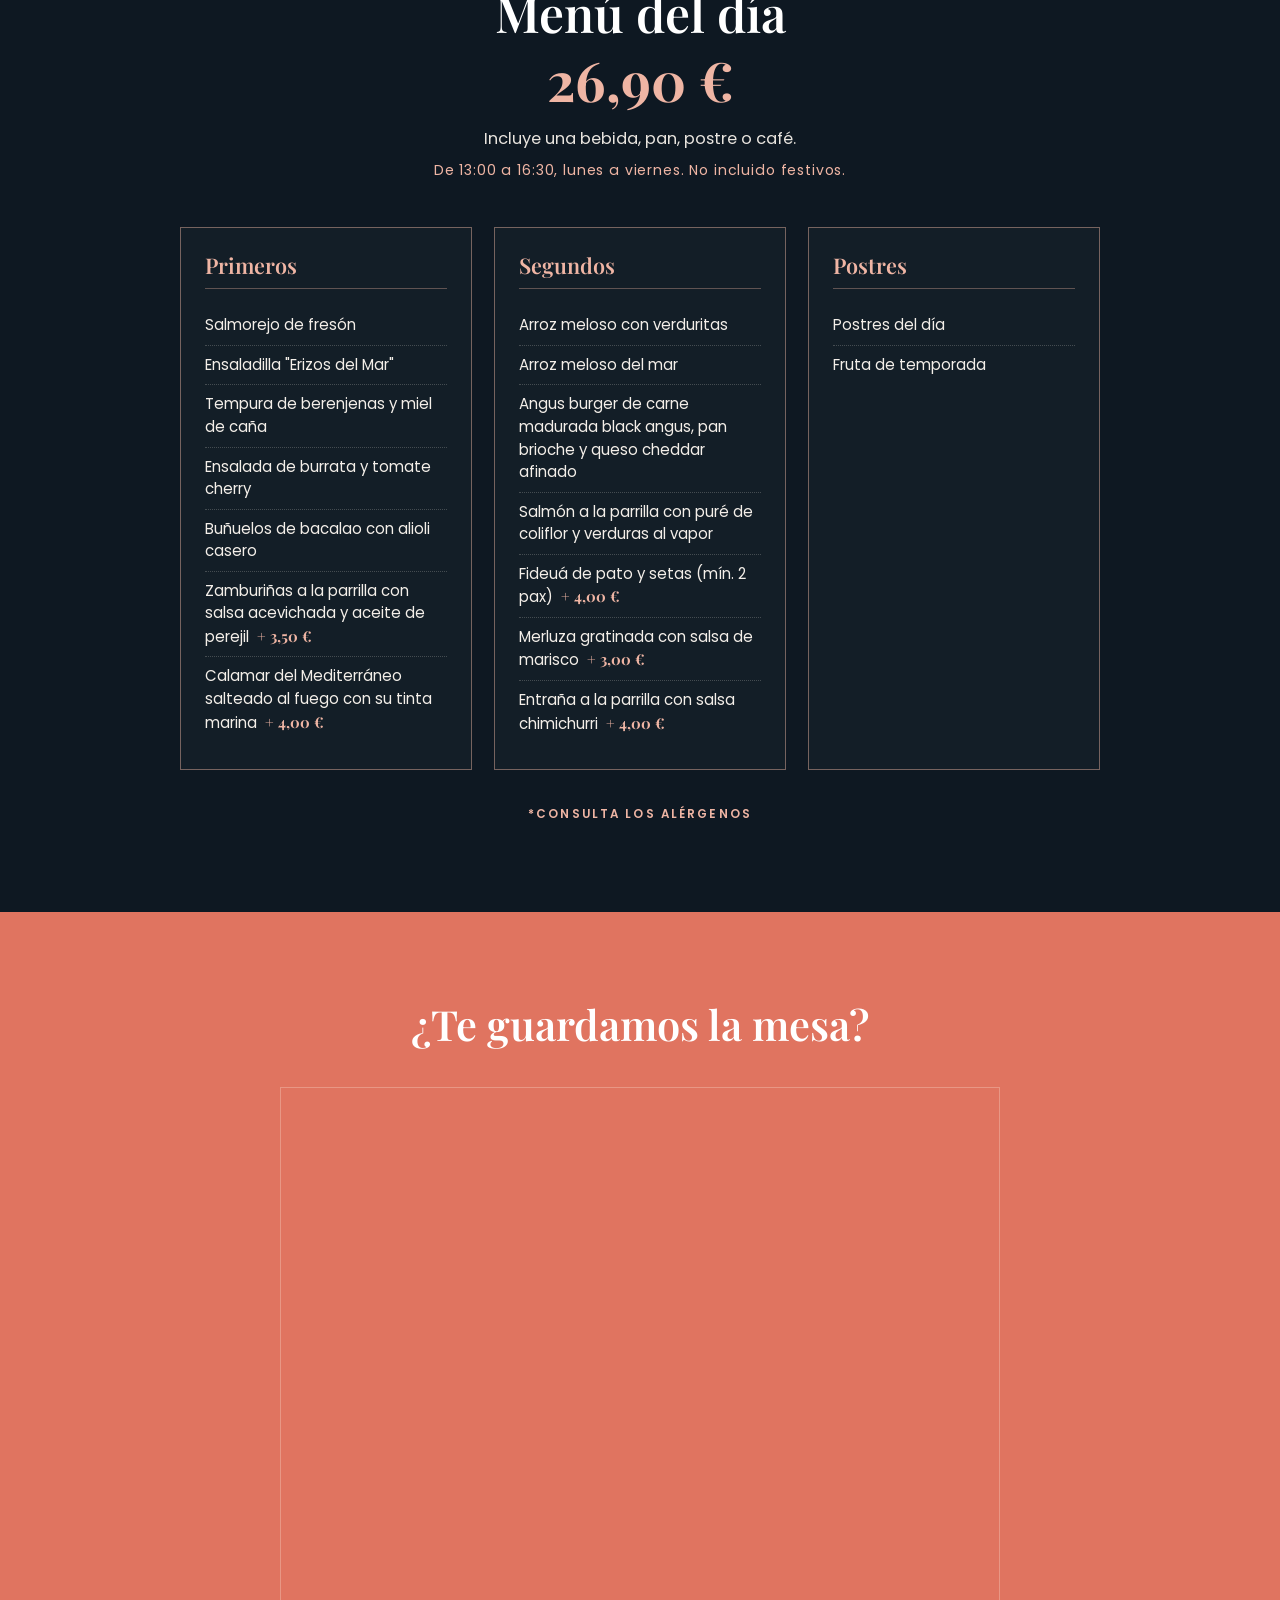
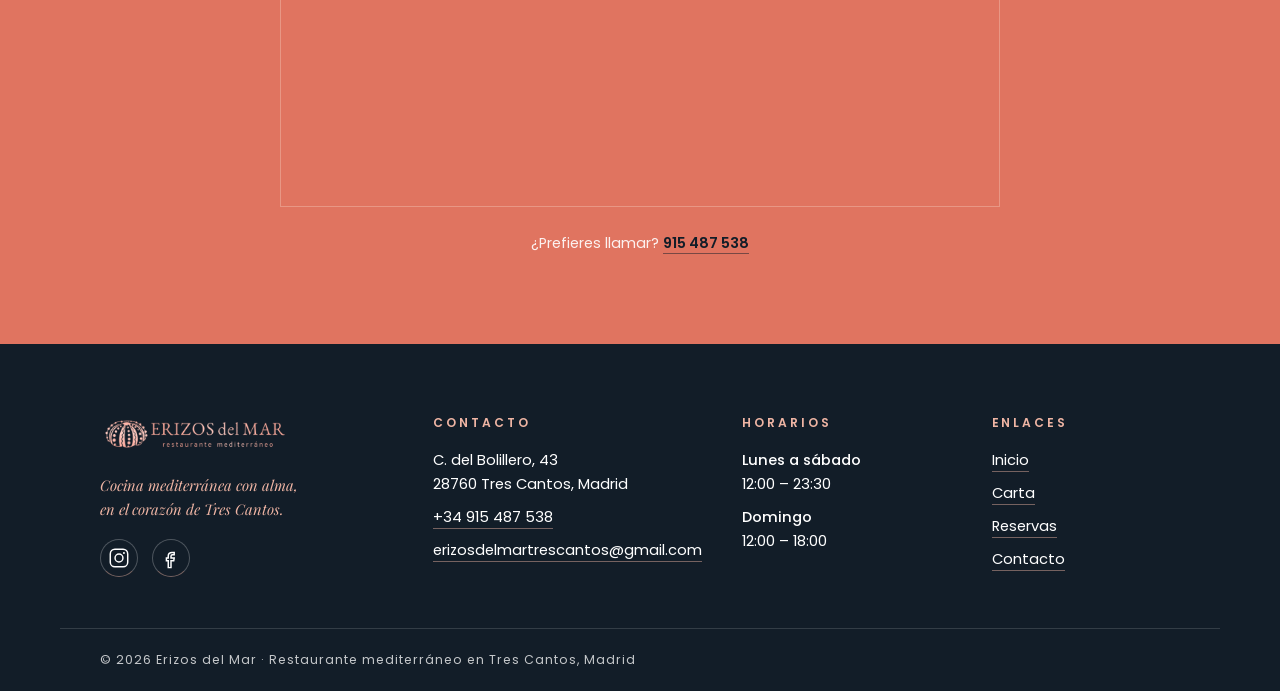
<file: carta/index.html>
<!DOCTYPE html><html lang="es"><head><meta charset="utf-8"><meta name="viewport" content="width=device-width, initial-scale=1"><title>Carta — Erizos del Mar, restaurante mediterráneo en Tres Cantos</title><meta name="description" content="Carta completa de Erizos del Mar en Tres Cantos: mariscos, pescados, carnes a la brasa, arroces y postres caseros. Menú del día 26,90 € de lunes a viernes."><link rel="icon" type="image/png" href="/img/favicon-erizo.png"><meta property="og:type" content="website"><meta name="twitter:card" content="summary_large_image"><meta property="og:site_name" content="Erizos del Mar"><meta property="og:title" content="Carta — Erizos del Mar, restaurante mediterráneo en Tres Cantos"><meta property="og:description" content="Carta completa de Erizos del Mar en Tres Cantos: mariscos, pescados, carnes a la brasa, arroces y postres caseros. Menú del día 26,90 € de lunes a viernes."><meta property="og:image" content="https://www.erizosdelmar.com/img/platos/tataki-pano.jpg"><meta property="og:locale" content="es_ES"><link rel="preconnect" href="https://fonts.googleapis.com"><link rel="preconnect" href="https://fonts.gstatic.com" crossorigin><link rel="stylesheet" href="https://fonts.googleapis.com/css2?family=Playfair+Display:ital,wght@0,500;0,600;0,700;1,500;1,600&family=Poppins:wght@400;500;600&family=Caveat:wght@500;600&display=swap"><script type="application/ld+json">{"@context":"https://schema.org","@type":"Restaurant","name":"Erizos del Mar","description":"Cocina mediterránea con alma en Tres Cantos, Madrid.","url":"https://www.erizosdelmar.com","image":"https://www.erizosdelmar.com/img/platos/tataki-pano.jpg","telephone":"+34915487538","email":"erizosdelmartrescantos@gmail.com","servesCuisine":["Mediterránea","Mariscos","Pescados","Arroces","Carnes a la brasa"],"priceRange":"€€","acceptsReservations":"True","address":{"@type":"PostalAddress","streetAddress":"C. del Bolillero, 43","postalCode":"28760","addressLocality":"Tres Cantos","addressRegion":"Madrid","addressCountry":"ES"},"openingHoursSpecification":[{"@type":"OpeningHoursSpecification","dayOfWeek":["Monday","Tuesday","Wednesday","Thursday","Friday","Saturday"],"opens":"12:00","closes":"23:30"},{"@type":"OpeningHoursSpecification","dayOfWeek":"Sunday","opens":"12:00","closes":"18:00"}]}</script><script type="application/ld+json">{"@context":"https://schema.org","@type":"Menu","name":"Carta de Erizos del Mar","inLanguage":"es","hasMenuSection":[{"@type":"MenuSection","name":"Un buen comienzo","hasMenuItem":[{"@type":"MenuItem","name":"Salmorejo de fresón","description":"Clásico salmorejo, elaborado con fresones seleccionados.","offers":{"@type":"Offer","price":"13.00","priceCurrency":"EUR"}},{"@type":"MenuItem","name":"Gambas al ajillo","description":"Gambas blancas con cáscara salteadas con ajo, aceite de oliva y un toque de guindilla.","offers":{"@type":"Offer","price":"26.00","priceCurrency":"EUR"}},{"@type":"MenuItem","name":"Torreznos a baja temperatura con sus revolconas","description":"Crocante, tierno y con mucho sabor.","offers":{"@type":"Offer","price":"16.00","priceCurrency":"EUR"}},{"@type":"MenuItem","name":"Flores de alcachofa","description":"Fritas con parmentier trufado y velo de jamón ibérico.","offers":{"@type":"Offer","price":"16.00","priceCurrency":"EUR"}},{"@type":"MenuItem","name":"Huevos rotos con jamón ibérico","description":"Con aceite trufado. Rutinario, clásico y muy bueno.","offers":{"@type":"Offer","price":"18.00","priceCurrency":"EUR"}},{"@type":"MenuItem","name":"Berenjena en tempura con miel de caña y soja","description":"Las de toda la vida.","offers":{"@type":"Offer","price":"15.00","priceCurrency":"EUR"}},{"@type":"MenuItem","name":"Zamburiñas a la parrilla","description":"Con salsa cevichada y aceite de perejil.","offers":{"@type":"Offer","price":"16.00","priceCurrency":"EUR"}},{"@type":"MenuItem","name":"Jamón Ibérico","description":"Cortado a mano, 100% de bellota.","offers":{"@type":"Offer","price":"28.00","priceCurrency":"EUR"}}]},{"@type":"MenuSection","name":"Compartamos","hasMenuItem":[{"@type":"MenuItem","name":"Ensaladilla \"Erizos del Mar\"","description":"Una propuesta de la casa.","offers":{"@type":"Offer","price":"14.00","priceCurrency":"EUR"}},{"@type":"MenuItem","name":"Buñuelos de bacalao y patata","description":"Artesanos y acompañados de alioli ligero.","offers":{"@type":"Offer","price":"14.00","priceCurrency":"EUR"}},{"@type":"MenuItem","name":"Pulpo a la gallega","description":"Con muselina de patatas al mejor estilo de Erizos del Mar.","offers":{"@type":"Offer","price":"26.00","priceCurrency":"EUR"}},{"@type":"MenuItem","name":"Tataki de atún rojo","description":"Con salsa yakiniku, emulsión de wasabi y mayonesa cevichada.","offers":{"@type":"Offer","price":"22.00","priceCurrency":"EUR"}},{"@type":"MenuItem","name":"Calamar del Mediterráneo","description":"Salteado al fuego en su tinta marina.","offers":{"@type":"Offer","price":"18.00","priceCurrency":"EUR"}},{"@type":"MenuItem","name":"Anillas a la andaluza","description":"Tierno con rebozado, crujiente y dorado.","offers":{"@type":"Offer","price":"17.00","priceCurrency":"EUR"}}]},{"@type":"MenuSection","name":"Silvestre, fresquito y bueno","hasMenuItem":[{"@type":"MenuItem","name":"Ensalada ahumada del mar","description":"Pescaditos ahumados sobre brotes tiernos, tomates macerados, tomate cherry, cebolla macerada, vinagreta templada.","offers":{"@type":"Offer","price":"16.50","priceCurrency":"EUR"}},{"@type":"MenuItem","name":"Ensalada de burrata y tomate cherry","description":"Cherry de tres colores, aceite de albahaca y rúcula. Sin complejos.","offers":{"@type":"Offer","price":"16.50","priceCurrency":"EUR"}},{"@type":"MenuItem","name":"Ensalada de tomates con ventresca","description":"Tomates azules seleccionados de sabor auténtico, delicadamente aliñados y coronados con ventresca de bonito.","offers":{"@type":"Offer","price":"17.00","priceCurrency":"EUR"}}]},{"@type":"MenuSection","name":"Brasa, humo y fuego","hasMenuItem":[{"@type":"MenuItem","name":"Chuletón de vaca madurada 45 días","description":"Hecho a la parrilla. Acompañado con patatas fritas y pimientos de Padrón.","offers":{"@type":"Offer","price":"75.00","priceCurrency":"EUR"}},{"@type":"MenuItem","name":"Entrecot de vaca madurada","description":"A la parrilla con patatas fritas y pimientos de Padrón. 300g.","offers":{"@type":"Offer","price":"29.00","priceCurrency":"EUR"}},{"@type":"MenuItem","name":"Angus Burger","description":"Hamburguesa con 250g de carne madurada black angus, queso cheddar afinado, bacon crocante y patatas fritas.","offers":{"@type":"Offer","price":"18.00","priceCurrency":"EUR"}},{"@type":"MenuItem","name":"Presa ibérica","description":"En jugo de carne y puré de patatas. Qué más se puede pedir.","offers":{"@type":"Offer","price":"26.00","priceCurrency":"EUR"}},{"@type":"MenuItem","name":"Steak tartar de solomillo","description":"Cortado a cuchillo, servido en hueso de caña y tuétano asado.","offers":{"@type":"Offer","price":"25.00","priceCurrency":"EUR"}},{"@type":"MenuItem","name":"Entraña a la parrilla","description":"Acompañada con patatas fritas y salsa chimichurri.","offers":{"@type":"Offer","price":"25.00","priceCurrency":"EUR"}}]},{"@type":"MenuSection","name":"Aventuras en los 7 mares","hasMenuItem":[{"@type":"MenuItem","name":"Pulpo a la brasa","description":"Con pimentón de la Vera, emulsión de kimchi y cebollino fresco.","offers":{"@type":"Offer","price":"26.00","priceCurrency":"EUR"}},{"@type":"MenuItem","name":"Bacalao confitado","description":"Sobre cama de patatas panaderas y pisto de verduras.","offers":{"@type":"Offer","price":"26.00","priceCurrency":"EUR"}},{"@type":"MenuItem","name":"Merluza gratinada","description":"Con salsa de marisco.","offers":{"@type":"Offer","price":"25.00","priceCurrency":"EUR"}},{"@type":"MenuItem","name":"Rodaballo asado (2 pax)","description":"Acompañado con patatas confitadas y fritas, con pimientos rojos asados.","offers":{"@type":"Offer","price":"30.00","priceCurrency":"EUR"}},{"@type":"MenuItem","name":"Lubina a la parrilla (2 pax)","description":"Acompañada con patatas confitadas y fritas, con pimientos rojos asados.","offers":{"@type":"Offer","price":"28.00","priceCurrency":"EUR"}}]},{"@type":"MenuSection","name":"De la tierra al plato: arroces con carácter","hasMenuItem":[{"@type":"MenuItem","name":"Paella de marisco","description":"Alistados, cigalas, langostinos, mejillones, zamburiñas, sofrito de calamar y tomate.","offers":{"@type":"Offer","price":"24.00","priceCurrency":"EUR"}},{"@type":"MenuItem","name":"Fideuá negra","description":"Con alistados, mejillones, sofrito de calamar y tomate.","offers":{"@type":"Offer","price":"23.00","priceCurrency":"EUR"}},{"@type":"MenuItem","name":"Fideuá de pato, setas y trufa","offers":{"@type":"Offer","price":"22.00","priceCurrency":"EUR"}},{"@type":"MenuItem","name":"Arroz meloso negro con mejillones y calamares","offers":{"@type":"Offer","price":"23.00","priceCurrency":"EUR"}},{"@type":"MenuItem","name":"Arroz meloso con bogavante","offers":{"@type":"Offer","price":"34.00","priceCurrency":"EUR"}},{"@type":"MenuItem","name":"Arroz meloso Erizos del Mar","description":"Con gambas peladas, mejillones, calamares y sofrito de marisco.","offers":{"@type":"Offer","price":"22.00","priceCurrency":"EUR"}}]},{"@type":"MenuSection","name":"Postres","hasMenuItem":[{"@type":"MenuItem","name":"Tarta de queso cremosa","description":"Un bello capricho y además apto para celíacos.","offers":{"@type":"Offer","price":"8.00","priceCurrency":"EUR"}},{"@type":"MenuItem","name":"Tentación de chocolate","description":"Cremoso de chocolate con nueces tostadas sobre base crujiente y toque de sirope de chocolate.","offers":{"@type":"Offer","price":"8.00","priceCurrency":"EUR"}},{"@type":"MenuItem","name":"Brownie de chocolate","description":"Con bola de helado.","offers":{"@type":"Offer","price":"8.00","priceCurrency":"EUR"}},{"@type":"MenuItem","name":"Tiramisú a la siciliana","description":"Fiel a la receta tradicional.","offers":{"@type":"Offer","price":"8.00","priceCurrency":"EUR"}},{"@type":"MenuItem","name":"Torrija de la casa","description":"Con bola de helado de leche merengada.","offers":{"@type":"Offer","price":"8.00","priceCurrency":"EUR"}},{"@type":"MenuItem","name":"Lemon Pie","description":"Una nota cítrica y refrescante.","offers":{"@type":"Offer","price":"8.00","priceCurrency":"EUR"}},{"@type":"MenuItem","name":"Helados","description":"Vainilla, chocolate, fresa, turrón, leche merengada o sorbete de limón.","offers":{"@type":"Offer","price":"7.00","priceCurrency":"EUR"}},{"@type":"MenuItem","name":"Fruta de temporada","offers":{"@type":"Offer","price":"8.00","priceCurrency":"EUR"}}]},{"@type":"MenuSection","name":"Cócteles","hasMenuItem":[{"@type":"MenuItem","name":"Erizos del Mar","offers":{"@type":"Offer","price":"12.00","priceCurrency":"EUR"}},{"@type":"MenuItem","name":"Negroni","offers":{"@type":"Offer","price":"10.00","priceCurrency":"EUR"}},{"@type":"MenuItem","name":"Espresso Sweet","offers":{"@type":"Offer","price":"10.00","priceCurrency":"EUR"}},{"@type":"MenuItem","name":"Paloma","offers":{"@type":"Offer","price":"10.00","priceCurrency":"EUR"}},{"@type":"MenuItem","name":"Moscow Mule","offers":{"@type":"Offer","price":"10.00","priceCurrency":"EUR"}},{"@type":"MenuItem","name":"Whisky Sour","offers":{"@type":"Offer","price":"10.00","priceCurrency":"EUR"}},{"@type":"MenuItem","name":"Pisco Sour","offers":{"@type":"Offer","price":"10.00","priceCurrency":"EUR"}},{"@type":"MenuItem","name":"Aperol Spritz","offers":{"@type":"Offer","price":"7.00","priceCurrency":"EUR"}},{"@type":"MenuItem","name":"Hugo Spritz","offers":{"@type":"Offer","price":"8.00","priceCurrency":"EUR"}},{"@type":"MenuItem","name":"Mojito","offers":{"@type":"Offer","price":"10.00","priceCurrency":"EUR"}},{"@type":"MenuItem","name":"Tinto de verano","offers":{"@type":"Offer","price":"4.00","priceCurrency":"EUR"}},{"@type":"MenuItem","name":"Erizos del Mar sin alcohol","offers":{"@type":"Offer","price":"10.00","priceCurrency":"EUR"}},{"@type":"MenuItem","name":"Mojito sin alcohol","offers":{"@type":"Offer","price":"8.00","priceCurrency":"EUR"}}]},{"@type":"MenuSection","name":"Destilados","hasMenuItem":[{"@type":"MenuItem","name":"Nordés","offers":{"@type":"Offer","price":"10.00","priceCurrency":"EUR"}},{"@type":"MenuItem","name":"Martin Miller's","offers":{"@type":"Offer","price":"10.00","priceCurrency":"EUR"}},{"@type":"MenuItem","name":"Hendrick's","offers":{"@type":"Offer","price":"10.00","priceCurrency":"EUR"}},{"@type":"MenuItem","name":"Brockmans","offers":{"@type":"Offer","price":"10.00","priceCurrency":"EUR"}},{"@type":"MenuItem","name":"Tanqueray","offers":{"@type":"Offer","price":"10.00","priceCurrency":"EUR"}},{"@type":"MenuItem","name":"Bombay Sapphire","offers":{"@type":"Offer","price":"8.00","priceCurrency":"EUR"}},{"@type":"MenuItem","name":"Puerto de Indias","offers":{"@type":"Offer","price":"8.00","priceCurrency":"EUR"}},{"@type":"MenuItem","name":"Barceló Imperial","offers":{"@type":"Offer","price":"10.00","priceCurrency":"EUR"}},{"@type":"MenuItem","name":"Brugal 1888","offers":{"@type":"Offer","price":"10.00","priceCurrency":"EUR"}},{"@type":"MenuItem","name":"Zacapa Solera","offers":{"@type":"Offer","price":"14.00","priceCurrency":"EUR"}},{"@type":"MenuItem","name":"Santa Teresa","offers":{"@type":"Offer","price":"8.00","priceCurrency":"EUR"}},{"@type":"MenuItem","name":"Bacardí","offers":{"@type":"Offer","price":"8.00","priceCurrency":"EUR"}},{"@type":"MenuItem","name":"Grey Goose","offers":{"@type":"Offer","price":"10.00","priceCurrency":"EUR"}},{"@type":"MenuItem","name":"Black Label","offers":{"@type":"Offer","price":"10.00","priceCurrency":"EUR"}},{"@type":"MenuItem","name":"Jack Daniel's","offers":{"@type":"Offer","price":"10.00","priceCurrency":"EUR"}},{"@type":"MenuItem","name":"Tomatin Legacy","offers":{"@type":"Offer","price":"12.00","priceCurrency":"EUR"}},{"@type":"MenuItem","name":"Glenfiddich","offers":{"@type":"Offer","price":"14.00","priceCurrency":"EUR"}},{"@type":"MenuItem","name":"Macallan","offers":{"@type":"Offer","price":"20.00","priceCurrency":"EUR"}},{"@type":"MenuItem","name":"José Cuervo","offers":{"@type":"Offer","price":"8.00","priceCurrency":"EUR"}},{"@type":"MenuItem","name":"Patrón Silver","offers":{"@type":"Offer","price":"12.00","priceCurrency":"EUR"}},{"@type":"MenuItem","name":"Vermut Fot-Li","offers":{"@type":"Offer","price":"4.00","priceCurrency":"EUR"}},{"@type":"MenuItem","name":"Martini Rosso","offers":{"@type":"Offer","price":"4.00","priceCurrency":"EUR"}},{"@type":"MenuItem","name":"Martini Bianco","offers":{"@type":"Offer","price":"4.00","priceCurrency":"EUR"}}]},{"@type":"MenuSection","name":"Cervezas","hasMenuItem":[{"@type":"MenuItem","name":"Amstel","description":"Tanque: 5,50 €","offers":{"@type":"Offer","price":"3.50","priceCurrency":"EUR"}},{"@type":"MenuItem","name":"Amstel Oro Tostada","description":"Tanque: 6,00 €","offers":{"@type":"Offer","price":"3.80","priceCurrency":"EUR"}},{"@type":"MenuItem","name":"Sin filtrar","description":"Tanque: 6,00 €","offers":{"@type":"Offer","price":"3.80","priceCurrency":"EUR"}},{"@type":"MenuItem","name":"Amstel","offers":{"@type":"Offer","price":"3.85","priceCurrency":"EUR"}},{"@type":"MenuItem","name":"El Águila Sin filtrar","offers":{"@type":"Offer","price":"4.20","priceCurrency":"EUR"}},{"@type":"MenuItem","name":"Cruzcampo Sin Gluten","offers":{"@type":"Offer","price":"4.20","priceCurrency":"EUR"}},{"@type":"MenuItem","name":"Amstel Oro Tostada 0,0","offers":{"@type":"Offer","price":"3.85","priceCurrency":"EUR"}},{"@type":"MenuItem","name":"Heineken","offers":{"@type":"Offer","price":"3.85","priceCurrency":"EUR"}},{"@type":"MenuItem","name":"Heineken 0,0","offers":{"@type":"Offer","price":"3.85","priceCurrency":"EUR"}},{"@type":"MenuItem","name":"Águila Dorada","offers":{"@type":"Offer","price":"4.20","priceCurrency":"EUR"}}]},{"@type":"MenuSection","name":"Refrescos","hasMenuItem":[{"@type":"MenuItem","name":"Agua 1 l","offers":{"@type":"Offer","price":"4.00","priceCurrency":"EUR"}},{"@type":"MenuItem","name":"Agua 0,5 l","offers":{"@type":"Offer","price":"2.90","priceCurrency":"EUR"}},{"@type":"MenuItem","name":"Agua con gas Perrier 0,33 l","offers":{"@type":"Offer","price":"3.50","priceCurrency":"EUR"}},{"@type":"MenuItem","name":"Coca-Cola / Zero","offers":{"@type":"Offer","price":"3.50","priceCurrency":"EUR"}},{"@type":"MenuItem","name":"Fanta Limón / Naranja","offers":{"@type":"Offer","price":"3.50","priceCurrency":"EUR"}},{"@type":"MenuItem","name":"Aquarius Naranja / Limón","offers":{"@type":"Offer","price":"3.50","priceCurrency":"EUR"}},{"@type":"MenuItem","name":"Fuze Tea","offers":{"@type":"Offer","price":"3.50","priceCurrency":"EUR"}},{"@type":"MenuItem","name":"Seven Up","offers":{"@type":"Offer","price":"3.50","priceCurrency":"EUR"}},{"@type":"MenuItem","name":"Bitter","offers":{"@type":"Offer","price":"3.50","priceCurrency":"EUR"}},{"@type":"MenuItem","name":"Zumo de melocotón / naranja / piña","offers":{"@type":"Offer","price":"3.50","priceCurrency":"EUR"}},{"@type":"MenuItem","name":"Tónica / Tónica de pomelo","offers":{"@type":"Offer","price":"3.50","priceCurrency":"EUR"}},{"@type":"MenuItem","name":"Casera 0,5 l","offers":{"@type":"Offer","price":"3.50","priceCurrency":"EUR"}}]},{"@type":"MenuSection","name":"Menú del día","description":"Incluye una bebida, pan, postre o café. De 13:00 a 16:30, lunes a viernes. No incluido festivos.","offers":{"@type":"Offer","price":"26.90","priceCurrency":"EUR"}}]}</script><link rel="stylesheet" href="/_astro/WidgetReservas.DtEIxXfW.css"><link rel="stylesheet" href="/_astro/carta.tuX9YGpI.css"></head><body><a class="salto-contenido" href="#contenido">Saltar al contenido</a><header class="cabecera" data-cabecera data-astro-cid-24uzi5m7><div class="contenedor cabecera-int" data-astro-cid-24uzi5m7><a class="marca" href="/" data-astro-cid-24uzi5m7><img src="/img/erizodelmar.png" alt="Erizos del Mar — restaurante mediterráneo" width="220" height="63" data-astro-cid-24uzi5m7></a><nav aria-label="Navegación principal" data-astro-cid-24uzi5m7><ul data-astro-cid-24uzi5m7><li data-astro-cid-24uzi5m7><a href="/" data-astro-cid-24uzi5m7>Inicio</a></li><li data-astro-cid-24uzi5m7><a href="/carta" aria-current="page" data-astro-cid-24uzi5m7>Carta</a></li><li data-astro-cid-24uzi5m7><a href="/#reservas" data-astro-cid-24uzi5m7>Reservas</a></li><li data-astro-cid-24uzi5m7><a href="/#contacto" data-astro-cid-24uzi5m7>Contacto</a></li></ul></nav><a class="btn-tel" href="tel:+34915487538" data-astro-cid-24uzi5m7>915 487 538</a></div></header><script type="module">var e=document.querySelector(`[data-cabecera]`);if(e){let t=()=>document.documentElement.style.setProperty(`--altura-cabecera`,`${e.offsetHeight}px`);if(t(),window.addEventListener(`resize`,t,{passive:!0}),!e.classList.contains(`solida`)){let t=()=>{e.classList.toggle(`con-fondo`,window.scrollY>40)};t(),window.addEventListener(`scroll`,t,{passive:!0})}}</script><main id="contenido"><div class="carta-fondo" data-astro-cid-yhhbm4vk><!-- CABECERA con imagen fundida --><section class="carta-hero" data-astro-cid-yhhbm4vk><div class="carta-hero-img" aria-hidden="true" data-parallax="0.18" data-astro-cid-yhhbm4vk></div><div class="contenedor carta-hero-int" data-astro-cid-yhhbm4vk><p class="carta-etiqueta" data-astro-cid-yhhbm4vk>Erizos del Mar · Tres Cantos</p><h1 data-astro-cid-yhhbm4vk>La carta</h1><p class="carta-intro" data-astro-cid-yhhbm4vk>Mariscos, pescados, brasa y arroces. Lo que llega fresco es lo que sale a la mesa.</p><p class="alergenos" data-astro-cid-yhhbm4vk>*CONSULTA LOS ALÉRGENOS</p></div></section><!-- SUBMENÚ VERTICAL (escritorio) --><nav class="carta-guia" aria-label="Secciones de la carta" data-astro-cid-yhhbm4vk><ul data-astro-cid-yhhbm4vk><li data-astro-cid-yhhbm4vk><a href="#un-buen-comienzo" data-guia="un-buen-comienzo" data-astro-cid-yhhbm4vk><span class="guia-punto" aria-hidden="true" data-astro-cid-yhhbm4vk></span><span class="guia-texto" data-astro-cid-yhhbm4vk>Un buen comienzo</span></a></li><li data-astro-cid-yhhbm4vk><a href="#compartamos" data-guia="compartamos" data-astro-cid-yhhbm4vk><span class="guia-punto" aria-hidden="true" data-astro-cid-yhhbm4vk></span><span class="guia-texto" data-astro-cid-yhhbm4vk>Compartamos</span></a></li><li data-astro-cid-yhhbm4vk><a href="#ensaladas" data-guia="ensaladas" data-astro-cid-yhhbm4vk><span class="guia-punto" aria-hidden="true" data-astro-cid-yhhbm4vk></span><span class="guia-texto" data-astro-cid-yhhbm4vk>Silvestre, fresquito y bueno</span></a></li><li data-astro-cid-yhhbm4vk><a href="#brasa" data-guia="brasa" data-astro-cid-yhhbm4vk><span class="guia-punto" aria-hidden="true" data-astro-cid-yhhbm4vk></span><span class="guia-texto" data-astro-cid-yhhbm4vk>Brasa, humo y fuego</span></a></li><li data-astro-cid-yhhbm4vk><a href="#pescados" data-guia="pescados" data-astro-cid-yhhbm4vk><span class="guia-punto" aria-hidden="true" data-astro-cid-yhhbm4vk></span><span class="guia-texto" data-astro-cid-yhhbm4vk>Aventuras en los 7 mares</span></a></li><li data-astro-cid-yhhbm4vk><a href="#arroces" data-guia="arroces" data-astro-cid-yhhbm4vk><span class="guia-punto" aria-hidden="true" data-astro-cid-yhhbm4vk></span><span class="guia-texto" data-astro-cid-yhhbm4vk>De la tierra al plato: arroces con carácter</span></a></li><li data-astro-cid-yhhbm4vk><a href="#postres" data-guia="postres" data-astro-cid-yhhbm4vk><span class="guia-punto" aria-hidden="true" data-astro-cid-yhhbm4vk></span><span class="guia-texto" data-astro-cid-yhhbm4vk>Postres</span></a></li><li data-astro-cid-yhhbm4vk><a href="#cocteles" data-guia="cocteles" data-astro-cid-yhhbm4vk><span class="guia-punto" aria-hidden="true" data-astro-cid-yhhbm4vk></span><span class="guia-texto" data-astro-cid-yhhbm4vk>Cócteles</span></a></li><li data-astro-cid-yhhbm4vk><a href="#destilados" data-guia="destilados" data-astro-cid-yhhbm4vk><span class="guia-punto" aria-hidden="true" data-astro-cid-yhhbm4vk></span><span class="guia-texto" data-astro-cid-yhhbm4vk>Destilados</span></a></li><li data-astro-cid-yhhbm4vk><a href="#cervezas" data-guia="cervezas" data-astro-cid-yhhbm4vk><span class="guia-punto" aria-hidden="true" data-astro-cid-yhhbm4vk></span><span class="guia-texto" data-astro-cid-yhhbm4vk>Cervezas</span></a></li><li data-astro-cid-yhhbm4vk><a href="#refrescos" data-guia="refrescos" data-astro-cid-yhhbm4vk><span class="guia-punto" aria-hidden="true" data-astro-cid-yhhbm4vk></span><span class="guia-texto" data-astro-cid-yhhbm4vk>Refrescos</span></a></li><li data-astro-cid-yhhbm4vk><a href="#menu-del-dia" data-guia="menu-del-dia" class="enlace-menu" data-astro-cid-yhhbm4vk><span class="guia-punto" aria-hidden="true" data-astro-cid-yhhbm4vk></span><span class="guia-texto" data-astro-cid-yhhbm4vk>Menú del día</span></a></li></ul></nav><!-- ÍNDICE FLOTANTE (móvil / tablet): botón + panel a pantalla completa --><button class="fab-indice" type="button" aria-haspopup="dialog" aria-expanded="false" aria-controls="panel-indice" data-fab data-astro-cid-yhhbm4vk><svg viewBox="0 0 24 24" fill="none" stroke="currentColor" stroke-width="2" stroke-linecap="round" aria-hidden="true" data-astro-cid-yhhbm4vk><path d="M4 6h16M4 12h16M4 18h10" data-astro-cid-yhhbm4vk></path></svg><span class="fab-texto" data-astro-cid-yhhbm4vk>Secciones</span></button><div class="panel-indice" id="panel-indice" role="dialog" aria-label="Índice de la carta" hidden data-panel data-astro-cid-yhhbm4vk><button class="panel-cerrar" type="button" aria-label="Cerrar índice" data-cerrar data-astro-cid-yhhbm4vk>×</button><nav aria-label="Secciones de la carta" data-astro-cid-yhhbm4vk><ul data-astro-cid-yhhbm4vk><li style="--orden: 0" data-astro-cid-yhhbm4vk><a href="#un-buen-comienzo" data-enlace-panel data-astro-cid-yhhbm4vk><span class="panel-num" data-astro-cid-yhhbm4vk>01</span>Un buen comienzo</a></li><li style="--orden: 1" data-astro-cid-yhhbm4vk><a href="#compartamos" data-enlace-panel data-astro-cid-yhhbm4vk><span class="panel-num" data-astro-cid-yhhbm4vk>02</span>Compartamos</a></li><li style="--orden: 2" data-astro-cid-yhhbm4vk><a href="#ensaladas" data-enlace-panel data-astro-cid-yhhbm4vk><span class="panel-num" data-astro-cid-yhhbm4vk>03</span>Silvestre, fresquito y bueno</a></li><li style="--orden: 3" data-astro-cid-yhhbm4vk><a href="#brasa" data-enlace-panel data-astro-cid-yhhbm4vk><span class="panel-num" data-astro-cid-yhhbm4vk>04</span>Brasa, humo y fuego</a></li><li style="--orden: 4" data-astro-cid-yhhbm4vk><a href="#pescados" data-enlace-panel data-astro-cid-yhhbm4vk><span class="panel-num" data-astro-cid-yhhbm4vk>05</span>Aventuras en los 7 mares</a></li><li style="--orden: 5" data-astro-cid-yhhbm4vk><a href="#arroces" data-enlace-panel data-astro-cid-yhhbm4vk><span class="panel-num" data-astro-cid-yhhbm4vk>06</span>De la tierra al plato: arroces con carácter</a></li><li style="--orden: 6" data-astro-cid-yhhbm4vk><a href="#postres" data-enlace-panel data-astro-cid-yhhbm4vk><span class="panel-num" data-astro-cid-yhhbm4vk>07</span>Postres</a></li><li style="--orden: 7" data-astro-cid-yhhbm4vk><a href="#cocteles" data-enlace-panel data-astro-cid-yhhbm4vk><span class="panel-num" data-astro-cid-yhhbm4vk>08</span>Cócteles</a></li><li style="--orden: 8" data-astro-cid-yhhbm4vk><a href="#destilados" data-enlace-panel data-astro-cid-yhhbm4vk><span class="panel-num" data-astro-cid-yhhbm4vk>09</span>Destilados</a></li><li style="--orden: 9" data-astro-cid-yhhbm4vk><a href="#cervezas" data-enlace-panel data-astro-cid-yhhbm4vk><span class="panel-num" data-astro-cid-yhhbm4vk>10</span>Cervezas</a></li><li style="--orden: 10" data-astro-cid-yhhbm4vk><a href="#refrescos" data-enlace-panel data-astro-cid-yhhbm4vk><span class="panel-num" data-astro-cid-yhhbm4vk>11</span>Refrescos</a></li><li style="--orden: 11" data-astro-cid-yhhbm4vk><a href="#menu-del-dia" class="panel-menu" data-enlace-panel data-astro-cid-yhhbm4vk><span class="panel-num" data-astro-cid-yhhbm4vk>★</span>Menú del día · 26,90 €</a></li></ul></nav></div><!-- SECCIONES --><section id="un-buen-comienzo" class="seccion seccion-clara" aria-labelledby="t-un-buen-comienzo" data-seccion="un-buen-comienzo" data-astro-cid-yhhbm4vk><div class="contenedor seccion-int" data-astro-cid-yhhbm4vk><header class="seccion-cabeza" data-reveal data-astro-cid-yhhbm4vk><h2 id="t-un-buen-comienzo" data-astro-cid-yhhbm4vk>Un buen comienzo</h2></header><ul class="platos" data-reveal-grupo data-astro-cid-yhhbm4vk><li class="plato" data-reveal data-astro-cid-yhhbm4vk><div class="plato-linea" data-astro-cid-yhhbm4vk><h3 class="plato-nombre" data-astro-cid-yhhbm4vk>Salmorejo de fresón</h3><span class="puntos" aria-hidden="true" data-astro-cid-yhhbm4vk></span><span class="precio" data-astro-cid-yhhbm4vk>13,00 €</span></div><p class="plato-desc" data-astro-cid-yhhbm4vk>Clásico salmorejo, elaborado con fresones seleccionados.</p></li><li class="plato" data-reveal data-astro-cid-yhhbm4vk><div class="plato-linea" data-astro-cid-yhhbm4vk><h3 class="plato-nombre" data-astro-cid-yhhbm4vk>Gambas al ajillo</h3><span class="puntos" aria-hidden="true" data-astro-cid-yhhbm4vk></span><span class="precio" data-astro-cid-yhhbm4vk>26,00 €</span></div><p class="plato-desc" data-astro-cid-yhhbm4vk>Gambas blancas con cáscara salteadas con ajo, aceite de oliva y un toque de guindilla.</p></li><li class="plato" data-reveal data-astro-cid-yhhbm4vk><div class="plato-linea" data-astro-cid-yhhbm4vk><h3 class="plato-nombre" data-astro-cid-yhhbm4vk>Torreznos a baja temperatura con sus revolconas</h3><span class="puntos" aria-hidden="true" data-astro-cid-yhhbm4vk></span><span class="precio" data-astro-cid-yhhbm4vk>16,00 €</span></div><p class="plato-desc" data-astro-cid-yhhbm4vk>Crocante, tierno y con mucho sabor.</p></li><li class="plato" data-reveal data-astro-cid-yhhbm4vk><div class="plato-linea" data-astro-cid-yhhbm4vk><h3 class="plato-nombre" data-astro-cid-yhhbm4vk>Flores de alcachofa<span class="reco" data-astro-cid-yhhbm4vk>★ De la casa</span></h3><span class="puntos" aria-hidden="true" data-astro-cid-yhhbm4vk></span><span class="precio" data-astro-cid-yhhbm4vk>16,00 €</span></div><p class="plato-desc" data-astro-cid-yhhbm4vk>Fritas con parmentier trufado y velo de jamón ibérico.</p></li><li class="plato" data-reveal data-astro-cid-yhhbm4vk><div class="plato-linea" data-astro-cid-yhhbm4vk><h3 class="plato-nombre" data-astro-cid-yhhbm4vk>Huevos rotos con jamón ibérico</h3><span class="puntos" aria-hidden="true" data-astro-cid-yhhbm4vk></span><span class="precio" data-astro-cid-yhhbm4vk>18,00 €</span></div><p class="plato-desc" data-astro-cid-yhhbm4vk>Con aceite trufado. Rutinario, clásico y muy bueno.</p></li><li class="plato" data-reveal data-astro-cid-yhhbm4vk><div class="plato-linea" data-astro-cid-yhhbm4vk><h3 class="plato-nombre" data-astro-cid-yhhbm4vk>Berenjena en tempura con miel de caña y soja</h3><span class="puntos" aria-hidden="true" data-astro-cid-yhhbm4vk></span><span class="precio" data-astro-cid-yhhbm4vk>15,00 €</span></div><p class="plato-desc" data-astro-cid-yhhbm4vk>Las de toda la vida.</p></li><li class="plato" data-reveal data-astro-cid-yhhbm4vk><div class="plato-linea" data-astro-cid-yhhbm4vk><h3 class="plato-nombre" data-astro-cid-yhhbm4vk>Zamburiñas a la parrilla</h3><span class="puntos" aria-hidden="true" data-astro-cid-yhhbm4vk></span><span class="precio" data-astro-cid-yhhbm4vk>16,00 €</span></div><p class="plato-desc" data-astro-cid-yhhbm4vk>Con salsa cevichada y aceite de perejil.</p></li><li class="plato" data-reveal data-astro-cid-yhhbm4vk><div class="plato-linea" data-astro-cid-yhhbm4vk><h3 class="plato-nombre" data-astro-cid-yhhbm4vk>Jamón Ibérico</h3><span class="puntos" aria-hidden="true" data-astro-cid-yhhbm4vk></span><span class="precio" data-astro-cid-yhhbm4vk>28,00 €</span></div><p class="plato-desc" data-astro-cid-yhhbm4vk>Cortado a mano, 100% de bellota.</p></li></ul></div></section><section id="compartamos" class="seccion" aria-labelledby="t-compartamos" data-seccion="compartamos" data-astro-cid-yhhbm4vk><div class="contenedor seccion-int" data-astro-cid-yhhbm4vk><header class="seccion-cabeza" data-reveal data-astro-cid-yhhbm4vk><h2 id="t-compartamos" data-astro-cid-yhhbm4vk>Compartamos</h2></header><ul class="platos" data-reveal-grupo data-astro-cid-yhhbm4vk><li class="plato" data-reveal data-astro-cid-yhhbm4vk><div class="plato-linea" data-astro-cid-yhhbm4vk><h3 class="plato-nombre" data-astro-cid-yhhbm4vk>Ensaladilla &quot;Erizos del Mar&quot;<span class="reco" data-astro-cid-yhhbm4vk>★ De la casa</span></h3><span class="puntos" aria-hidden="true" data-astro-cid-yhhbm4vk></span><span class="precio" data-astro-cid-yhhbm4vk>14,00 €</span></div><p class="plato-desc" data-astro-cid-yhhbm4vk>Una propuesta de la casa.</p></li><li class="plato" data-reveal data-astro-cid-yhhbm4vk><div class="plato-linea" data-astro-cid-yhhbm4vk><h3 class="plato-nombre" data-astro-cid-yhhbm4vk>Buñuelos de bacalao y patata</h3><span class="puntos" aria-hidden="true" data-astro-cid-yhhbm4vk></span><span class="precio" data-astro-cid-yhhbm4vk>14,00 €</span></div><p class="plato-desc" data-astro-cid-yhhbm4vk>Artesanos y acompañados de alioli ligero.</p></li><li class="plato" data-reveal data-astro-cid-yhhbm4vk><div class="plato-linea" data-astro-cid-yhhbm4vk><h3 class="plato-nombre" data-astro-cid-yhhbm4vk>Pulpo a la gallega<span class="reco" data-astro-cid-yhhbm4vk>★ De la casa</span></h3><span class="puntos" aria-hidden="true" data-astro-cid-yhhbm4vk></span><span class="precio" data-astro-cid-yhhbm4vk>26,00 €</span></div><p class="plato-desc" data-astro-cid-yhhbm4vk>Con muselina de patatas al mejor estilo de Erizos del Mar.</p></li><li class="plato" data-reveal data-astro-cid-yhhbm4vk><div class="plato-linea" data-astro-cid-yhhbm4vk><h3 class="plato-nombre" data-astro-cid-yhhbm4vk>Tataki de atún rojo</h3><span class="puntos" aria-hidden="true" data-astro-cid-yhhbm4vk></span><span class="precio" data-astro-cid-yhhbm4vk>22,00 €</span></div><p class="plato-desc" data-astro-cid-yhhbm4vk>Con salsa yakiniku, emulsión de wasabi y mayonesa cevichada.</p></li><li class="plato" data-reveal data-astro-cid-yhhbm4vk><div class="plato-linea" data-astro-cid-yhhbm4vk><h3 class="plato-nombre" data-astro-cid-yhhbm4vk>Calamar del Mediterráneo</h3><span class="puntos" aria-hidden="true" data-astro-cid-yhhbm4vk></span><span class="precio" data-astro-cid-yhhbm4vk>18,00 €</span></div><p class="plato-desc" data-astro-cid-yhhbm4vk>Salteado al fuego en su tinta marina.</p></li><li class="plato" data-reveal data-astro-cid-yhhbm4vk><div class="plato-linea" data-astro-cid-yhhbm4vk><h3 class="plato-nombre" data-astro-cid-yhhbm4vk>Anillas a la andaluza</h3><span class="puntos" aria-hidden="true" data-astro-cid-yhhbm4vk></span><span class="precio" data-astro-cid-yhhbm4vk>17,00 €</span></div><p class="plato-desc" data-astro-cid-yhhbm4vk>Tierno con rebozado, crujiente y dorado.</p></li></ul></div></section><section id="ensaladas" class="seccion seccion-clara" aria-labelledby="t-ensaladas" data-seccion="ensaladas" data-astro-cid-yhhbm4vk><div class="contenedor seccion-int" data-astro-cid-yhhbm4vk><header class="seccion-cabeza" data-reveal data-astro-cid-yhhbm4vk><h2 id="t-ensaladas" data-astro-cid-yhhbm4vk>Silvestre, fresquito y bueno</h2></header><ul class="platos" data-reveal-grupo data-astro-cid-yhhbm4vk><li class="plato" data-reveal data-astro-cid-yhhbm4vk><div class="plato-linea" data-astro-cid-yhhbm4vk><h3 class="plato-nombre" data-astro-cid-yhhbm4vk>Ensalada ahumada del mar</h3><span class="puntos" aria-hidden="true" data-astro-cid-yhhbm4vk></span><span class="precio" data-astro-cid-yhhbm4vk>16,50 €</span></div><p class="plato-desc" data-astro-cid-yhhbm4vk>Pescaditos ahumados sobre brotes tiernos, tomates macerados, tomate cherry, cebolla macerada, vinagreta templada.</p></li><li class="plato" data-reveal data-astro-cid-yhhbm4vk><div class="plato-linea" data-astro-cid-yhhbm4vk><h3 class="plato-nombre" data-astro-cid-yhhbm4vk>Ensalada de burrata y tomate cherry</h3><span class="puntos" aria-hidden="true" data-astro-cid-yhhbm4vk></span><span class="precio" data-astro-cid-yhhbm4vk>16,50 €</span></div><p class="plato-desc" data-astro-cid-yhhbm4vk>Cherry de tres colores, aceite de albahaca y rúcula. Sin complejos.</p></li><li class="plato" data-reveal data-astro-cid-yhhbm4vk><div class="plato-linea" data-astro-cid-yhhbm4vk><h3 class="plato-nombre" data-astro-cid-yhhbm4vk>Ensalada de tomates con ventresca</h3><span class="puntos" aria-hidden="true" data-astro-cid-yhhbm4vk></span><span class="precio" data-astro-cid-yhhbm4vk>17,00 €</span></div><p class="plato-desc" data-astro-cid-yhhbm4vk>Tomates azules seleccionados de sabor auténtico, delicadamente aliñados y coronados con ventresca de bonito.</p></li></ul></div></section><section id="brasa" class="seccion" aria-labelledby="t-brasa" data-seccion="brasa" data-astro-cid-yhhbm4vk><div class="contenedor seccion-int" data-astro-cid-yhhbm4vk><header class="seccion-cabeza" data-reveal data-astro-cid-yhhbm4vk><h2 id="t-brasa" data-astro-cid-yhhbm4vk>Brasa, humo y fuego</h2></header><ul class="platos" data-reveal-grupo data-astro-cid-yhhbm4vk><li class="plato" data-reveal data-astro-cid-yhhbm4vk><div class="plato-linea" data-astro-cid-yhhbm4vk><h3 class="plato-nombre" data-astro-cid-yhhbm4vk>Chuletón de vaca madurada 45 días<span class="reco" data-astro-cid-yhhbm4vk>★ De la casa</span></h3><span class="puntos" aria-hidden="true" data-astro-cid-yhhbm4vk></span><span class="precio" data-astro-cid-yhhbm4vk>75,00 €/kg</span></div><p class="plato-desc" data-astro-cid-yhhbm4vk>Hecho a la parrilla. Acompañado con patatas fritas y pimientos de Padrón.</p></li><li class="plato" data-reveal data-astro-cid-yhhbm4vk><div class="plato-linea" data-astro-cid-yhhbm4vk><h3 class="plato-nombre" data-astro-cid-yhhbm4vk>Entrecot de vaca madurada<span class="reco" data-astro-cid-yhhbm4vk>★ De la casa</span></h3><span class="puntos" aria-hidden="true" data-astro-cid-yhhbm4vk></span><span class="precio" data-astro-cid-yhhbm4vk>29,00 €</span></div><p class="plato-desc" data-astro-cid-yhhbm4vk>A la parrilla con patatas fritas y pimientos de Padrón. 300g.</p></li><li class="plato" data-reveal data-astro-cid-yhhbm4vk><div class="plato-linea" data-astro-cid-yhhbm4vk><h3 class="plato-nombre" data-astro-cid-yhhbm4vk>Angus Burger</h3><span class="puntos" aria-hidden="true" data-astro-cid-yhhbm4vk></span><span class="precio" data-astro-cid-yhhbm4vk>18,00 €</span></div><p class="plato-desc" data-astro-cid-yhhbm4vk>Hamburguesa con 250g de carne madurada black angus, queso cheddar afinado, bacon crocante y patatas fritas.</p></li><li class="plato" data-reveal data-astro-cid-yhhbm4vk><div class="plato-linea" data-astro-cid-yhhbm4vk><h3 class="plato-nombre" data-astro-cid-yhhbm4vk>Presa ibérica</h3><span class="puntos" aria-hidden="true" data-astro-cid-yhhbm4vk></span><span class="precio" data-astro-cid-yhhbm4vk>26,00 €</span></div><p class="plato-desc" data-astro-cid-yhhbm4vk>En jugo de carne y puré de patatas. Qué más se puede pedir.</p></li><li class="plato" data-reveal data-astro-cid-yhhbm4vk><div class="plato-linea" data-astro-cid-yhhbm4vk><h3 class="plato-nombre" data-astro-cid-yhhbm4vk>Steak tartar de solomillo</h3><span class="puntos" aria-hidden="true" data-astro-cid-yhhbm4vk></span><span class="precio" data-astro-cid-yhhbm4vk>25,00 €</span></div><p class="plato-desc" data-astro-cid-yhhbm4vk>Cortado a cuchillo, servido en hueso de caña y tuétano asado.</p></li><li class="plato" data-reveal data-astro-cid-yhhbm4vk><div class="plato-linea" data-astro-cid-yhhbm4vk><h3 class="plato-nombre" data-astro-cid-yhhbm4vk>Entraña a la parrilla</h3><span class="puntos" aria-hidden="true" data-astro-cid-yhhbm4vk></span><span class="precio" data-astro-cid-yhhbm4vk>25,00 €</span></div><p class="plato-desc" data-astro-cid-yhhbm4vk>Acompañada con patatas fritas y salsa chimichurri.</p></li></ul></div></section><section id="pescados" class="seccion seccion-clara" aria-labelledby="t-pescados" data-seccion="pescados" data-astro-cid-yhhbm4vk><div class="contenedor seccion-int" data-astro-cid-yhhbm4vk><header class="seccion-cabeza" data-reveal data-astro-cid-yhhbm4vk><h2 id="t-pescados" data-astro-cid-yhhbm4vk>Aventuras en los 7 mares</h2></header><ul class="platos" data-reveal-grupo data-astro-cid-yhhbm4vk><li class="plato" data-reveal data-astro-cid-yhhbm4vk><div class="plato-linea" data-astro-cid-yhhbm4vk><h3 class="plato-nombre" data-astro-cid-yhhbm4vk>Pulpo a la brasa<span class="reco" data-astro-cid-yhhbm4vk>★ De la casa</span></h3><span class="puntos" aria-hidden="true" data-astro-cid-yhhbm4vk></span><span class="precio" data-astro-cid-yhhbm4vk>26,00 €</span></div><p class="plato-desc" data-astro-cid-yhhbm4vk>Con pimentón de la Vera, emulsión de kimchi y cebollino fresco.</p></li><li class="plato" data-reveal data-astro-cid-yhhbm4vk><div class="plato-linea" data-astro-cid-yhhbm4vk><h3 class="plato-nombre" data-astro-cid-yhhbm4vk>Bacalao confitado</h3><span class="puntos" aria-hidden="true" data-astro-cid-yhhbm4vk></span><span class="precio" data-astro-cid-yhhbm4vk>26,00 €</span></div><p class="plato-desc" data-astro-cid-yhhbm4vk>Sobre cama de patatas panaderas y pisto de verduras.</p></li><li class="plato" data-reveal data-astro-cid-yhhbm4vk><div class="plato-linea" data-astro-cid-yhhbm4vk><h3 class="plato-nombre" data-astro-cid-yhhbm4vk>Merluza gratinada</h3><span class="puntos" aria-hidden="true" data-astro-cid-yhhbm4vk></span><span class="precio" data-astro-cid-yhhbm4vk>25,00 €</span></div><p class="plato-desc" data-astro-cid-yhhbm4vk>Con salsa de marisco.</p></li><li class="plato" data-reveal data-astro-cid-yhhbm4vk><div class="plato-linea" data-astro-cid-yhhbm4vk><h3 class="plato-nombre" data-astro-cid-yhhbm4vk>Rodaballo asado (2 pax)<span class="reco" data-astro-cid-yhhbm4vk>★ De la casa</span></h3><span class="puntos" aria-hidden="true" data-astro-cid-yhhbm4vk></span><span class="precio" data-astro-cid-yhhbm4vk>30,00 € p/pax</span></div><p class="plato-desc" data-astro-cid-yhhbm4vk>Acompañado con patatas confitadas y fritas, con pimientos rojos asados.</p></li><li class="plato" data-reveal data-astro-cid-yhhbm4vk><div class="plato-linea" data-astro-cid-yhhbm4vk><h3 class="plato-nombre" data-astro-cid-yhhbm4vk>Lubina a la parrilla (2 pax)<span class="reco" data-astro-cid-yhhbm4vk>★ De la casa</span></h3><span class="puntos" aria-hidden="true" data-astro-cid-yhhbm4vk></span><span class="precio" data-astro-cid-yhhbm4vk>28,00 € p/pax</span></div><p class="plato-desc" data-astro-cid-yhhbm4vk>Acompañada con patatas confitadas y fritas, con pimientos rojos asados.</p></li></ul></div></section><section id="arroces" class="seccion" aria-labelledby="t-arroces" data-seccion="arroces" data-astro-cid-yhhbm4vk><div class="contenedor seccion-int" data-astro-cid-yhhbm4vk><header class="seccion-cabeza" data-reveal data-astro-cid-yhhbm4vk><h2 id="t-arroces" data-astro-cid-yhhbm4vk>De la tierra al plato: arroces con carácter</h2><p class="seccion-nota" data-astro-cid-yhhbm4vk>Mínimo 2 pax. Elaborados al momento, tiempo mínimo de preparación: 45 minutos. Precio por persona.</p></header><ul class="platos" data-reveal-grupo data-astro-cid-yhhbm4vk><li class="plato" data-reveal data-astro-cid-yhhbm4vk><div class="plato-linea" data-astro-cid-yhhbm4vk><h3 class="plato-nombre" data-astro-cid-yhhbm4vk>Paella de marisco</h3><span class="puntos" aria-hidden="true" data-astro-cid-yhhbm4vk></span><span class="precio" data-astro-cid-yhhbm4vk>24,00 €</span></div><p class="plato-desc" data-astro-cid-yhhbm4vk>Alistados, cigalas, langostinos, mejillones, zamburiñas, sofrito de calamar y tomate.</p></li><li class="plato" data-reveal data-astro-cid-yhhbm4vk><div class="plato-linea" data-astro-cid-yhhbm4vk><h3 class="plato-nombre" data-astro-cid-yhhbm4vk>Fideuá negra</h3><span class="puntos" aria-hidden="true" data-astro-cid-yhhbm4vk></span><span class="precio" data-astro-cid-yhhbm4vk>23,00 €</span></div><p class="plato-desc" data-astro-cid-yhhbm4vk>Con alistados, mejillones, sofrito de calamar y tomate.</p></li><li class="plato" data-reveal data-astro-cid-yhhbm4vk><div class="plato-linea" data-astro-cid-yhhbm4vk><h3 class="plato-nombre" data-astro-cid-yhhbm4vk>Fideuá de pato, setas y trufa</h3><span class="puntos" aria-hidden="true" data-astro-cid-yhhbm4vk></span><span class="precio" data-astro-cid-yhhbm4vk>22,00 €</span></div></li><li class="plato" data-reveal data-astro-cid-yhhbm4vk><div class="plato-linea" data-astro-cid-yhhbm4vk><h3 class="plato-nombre" data-astro-cid-yhhbm4vk>Arroz meloso negro con mejillones y calamares</h3><span class="puntos" aria-hidden="true" data-astro-cid-yhhbm4vk></span><span class="precio" data-astro-cid-yhhbm4vk>23,00 €</span></div></li><li class="plato" data-reveal data-astro-cid-yhhbm4vk><div class="plato-linea" data-astro-cid-yhhbm4vk><h3 class="plato-nombre" data-astro-cid-yhhbm4vk>Arroz meloso con bogavante</h3><span class="puntos" aria-hidden="true" data-astro-cid-yhhbm4vk></span><span class="precio" data-astro-cid-yhhbm4vk>34,00 €</span></div></li><li class="plato" data-reveal data-astro-cid-yhhbm4vk><div class="plato-linea" data-astro-cid-yhhbm4vk><h3 class="plato-nombre" data-astro-cid-yhhbm4vk>Arroz meloso Erizos del Mar</h3><span class="puntos" aria-hidden="true" data-astro-cid-yhhbm4vk></span><span class="precio" data-astro-cid-yhhbm4vk>22,00 €</span></div><p class="plato-desc" data-astro-cid-yhhbm4vk>Con gambas peladas, mejillones, calamares y sofrito de marisco.</p></li></ul></div></section><section id="postres" class="seccion seccion-clara" aria-labelledby="t-postres" data-seccion="postres" data-astro-cid-yhhbm4vk><div class="contenedor seccion-int" data-astro-cid-yhhbm4vk><header class="seccion-cabeza" data-reveal data-astro-cid-yhhbm4vk><h2 id="t-postres" data-astro-cid-yhhbm4vk>Postres</h2></header><ul class="platos" data-reveal-grupo data-astro-cid-yhhbm4vk><li class="plato" data-reveal data-astro-cid-yhhbm4vk><div class="plato-linea" data-astro-cid-yhhbm4vk><h3 class="plato-nombre" data-astro-cid-yhhbm4vk>Tarta de queso cremosa</h3><span class="puntos" aria-hidden="true" data-astro-cid-yhhbm4vk></span><span class="precio" data-astro-cid-yhhbm4vk>8,00 €</span></div><p class="plato-desc" data-astro-cid-yhhbm4vk>Un bello capricho y además apto para celíacos.</p></li><li class="plato" data-reveal data-astro-cid-yhhbm4vk><div class="plato-linea" data-astro-cid-yhhbm4vk><h3 class="plato-nombre" data-astro-cid-yhhbm4vk>Tentación de chocolate</h3><span class="puntos" aria-hidden="true" data-astro-cid-yhhbm4vk></span><span class="precio" data-astro-cid-yhhbm4vk>8,00 €</span></div><p class="plato-desc" data-astro-cid-yhhbm4vk>Cremoso de chocolate con nueces tostadas sobre base crujiente y toque de sirope de chocolate.</p></li><li class="plato" data-reveal data-astro-cid-yhhbm4vk><div class="plato-linea" data-astro-cid-yhhbm4vk><h3 class="plato-nombre" data-astro-cid-yhhbm4vk>Brownie de chocolate</h3><span class="puntos" aria-hidden="true" data-astro-cid-yhhbm4vk></span><span class="precio" data-astro-cid-yhhbm4vk>8,00 €</span></div><p class="plato-desc" data-astro-cid-yhhbm4vk>Con bola de helado.</p></li><li class="plato" data-reveal data-astro-cid-yhhbm4vk><div class="plato-linea" data-astro-cid-yhhbm4vk><h3 class="plato-nombre" data-astro-cid-yhhbm4vk>Tiramisú a la siciliana</h3><span class="puntos" aria-hidden="true" data-astro-cid-yhhbm4vk></span><span class="precio" data-astro-cid-yhhbm4vk>8,00 €</span></div><p class="plato-desc" data-astro-cid-yhhbm4vk>Fiel a la receta tradicional.</p></li><li class="plato" data-reveal data-astro-cid-yhhbm4vk><div class="plato-linea" data-astro-cid-yhhbm4vk><h3 class="plato-nombre" data-astro-cid-yhhbm4vk>Torrija de la casa</h3><span class="puntos" aria-hidden="true" data-astro-cid-yhhbm4vk></span><span class="precio" data-astro-cid-yhhbm4vk>8,00 €</span></div><p class="plato-desc" data-astro-cid-yhhbm4vk>Con bola de helado de leche merengada.</p></li><li class="plato" data-reveal data-astro-cid-yhhbm4vk><div class="plato-linea" data-astro-cid-yhhbm4vk><h3 class="plato-nombre" data-astro-cid-yhhbm4vk>Lemon Pie</h3><span class="puntos" aria-hidden="true" data-astro-cid-yhhbm4vk></span><span class="precio" data-astro-cid-yhhbm4vk>8,00 €</span></div><p class="plato-desc" data-astro-cid-yhhbm4vk>Una nota cítrica y refrescante.</p></li><li class="plato" data-reveal data-astro-cid-yhhbm4vk><div class="plato-linea" data-astro-cid-yhhbm4vk><h3 class="plato-nombre" data-astro-cid-yhhbm4vk>Helados</h3><span class="puntos" aria-hidden="true" data-astro-cid-yhhbm4vk></span><span class="precio" data-astro-cid-yhhbm4vk>7,00 €</span></div><p class="plato-desc" data-astro-cid-yhhbm4vk>Vainilla, chocolate, fresa, turrón, leche merengada o sorbete de limón.</p></li><li class="plato" data-reveal data-astro-cid-yhhbm4vk><div class="plato-linea" data-astro-cid-yhhbm4vk><h3 class="plato-nombre" data-astro-cid-yhhbm4vk>Fruta de temporada</h3><span class="puntos" aria-hidden="true" data-astro-cid-yhhbm4vk></span><span class="precio" data-astro-cid-yhhbm4vk>8,00 €</span></div></li></ul></div></section><section id="cocteles" class="seccion" aria-labelledby="t-cocteles" data-seccion="cocteles" data-astro-cid-yhhbm4vk><div class="contenedor seccion-int" data-astro-cid-yhhbm4vk><header class="seccion-cabeza" data-reveal data-astro-cid-yhhbm4vk><h2 id="t-cocteles" data-astro-cid-yhhbm4vk>Cócteles</h2></header><ul class="platos" data-reveal-grupo data-astro-cid-yhhbm4vk><li class="plato" data-reveal data-astro-cid-yhhbm4vk><div class="plato-linea" data-astro-cid-yhhbm4vk><h3 class="plato-nombre" data-astro-cid-yhhbm4vk>Erizos del Mar<span class="reco" data-astro-cid-yhhbm4vk>★ De la casa</span></h3><span class="puntos" aria-hidden="true" data-astro-cid-yhhbm4vk></span><span class="precio" data-astro-cid-yhhbm4vk>12,00 €</span></div></li><li class="plato" data-reveal data-astro-cid-yhhbm4vk><div class="plato-linea" data-astro-cid-yhhbm4vk><h3 class="plato-nombre" data-astro-cid-yhhbm4vk>Negroni</h3><span class="puntos" aria-hidden="true" data-astro-cid-yhhbm4vk></span><span class="precio" data-astro-cid-yhhbm4vk>10,00 €</span></div></li><li class="plato" data-reveal data-astro-cid-yhhbm4vk><div class="plato-linea" data-astro-cid-yhhbm4vk><h3 class="plato-nombre" data-astro-cid-yhhbm4vk>Espresso Sweet</h3><span class="puntos" aria-hidden="true" data-astro-cid-yhhbm4vk></span><span class="precio" data-astro-cid-yhhbm4vk>10,00 €</span></div></li><li class="plato" data-reveal data-astro-cid-yhhbm4vk><div class="plato-linea" data-astro-cid-yhhbm4vk><h3 class="plato-nombre" data-astro-cid-yhhbm4vk>Paloma</h3><span class="puntos" aria-hidden="true" data-astro-cid-yhhbm4vk></span><span class="precio" data-astro-cid-yhhbm4vk>10,00 €</span></div></li><li class="plato" data-reveal data-astro-cid-yhhbm4vk><div class="plato-linea" data-astro-cid-yhhbm4vk><h3 class="plato-nombre" data-astro-cid-yhhbm4vk>Moscow Mule</h3><span class="puntos" aria-hidden="true" data-astro-cid-yhhbm4vk></span><span class="precio" data-astro-cid-yhhbm4vk>10,00 €</span></div></li><li class="plato" data-reveal data-astro-cid-yhhbm4vk><div class="plato-linea" data-astro-cid-yhhbm4vk><h3 class="plato-nombre" data-astro-cid-yhhbm4vk>Whisky Sour</h3><span class="puntos" aria-hidden="true" data-astro-cid-yhhbm4vk></span><span class="precio" data-astro-cid-yhhbm4vk>10,00 €</span></div></li><li class="plato" data-reveal data-astro-cid-yhhbm4vk><div class="plato-linea" data-astro-cid-yhhbm4vk><h3 class="plato-nombre" data-astro-cid-yhhbm4vk>Pisco Sour</h3><span class="puntos" aria-hidden="true" data-astro-cid-yhhbm4vk></span><span class="precio" data-astro-cid-yhhbm4vk>10,00 €</span></div></li><li class="plato" data-reveal data-astro-cid-yhhbm4vk><div class="plato-linea" data-astro-cid-yhhbm4vk><h3 class="plato-nombre" data-astro-cid-yhhbm4vk>Aperol Spritz</h3><span class="puntos" aria-hidden="true" data-astro-cid-yhhbm4vk></span><span class="precio" data-astro-cid-yhhbm4vk>7,00 €</span></div></li><li class="plato" data-reveal data-astro-cid-yhhbm4vk><div class="plato-linea" data-astro-cid-yhhbm4vk><h3 class="plato-nombre" data-astro-cid-yhhbm4vk>Hugo Spritz</h3><span class="puntos" aria-hidden="true" data-astro-cid-yhhbm4vk></span><span class="precio" data-astro-cid-yhhbm4vk>8,00 €</span></div></li><li class="plato" data-reveal data-astro-cid-yhhbm4vk><div class="plato-linea" data-astro-cid-yhhbm4vk><h3 class="plato-nombre" data-astro-cid-yhhbm4vk>Mojito</h3><span class="puntos" aria-hidden="true" data-astro-cid-yhhbm4vk></span><span class="precio" data-astro-cid-yhhbm4vk>10,00 €</span></div></li><li class="plato" data-reveal data-astro-cid-yhhbm4vk><div class="plato-linea" data-astro-cid-yhhbm4vk><h3 class="plato-nombre" data-astro-cid-yhhbm4vk>Tinto de verano</h3><span class="puntos" aria-hidden="true" data-astro-cid-yhhbm4vk></span><span class="precio" data-astro-cid-yhhbm4vk>4,00 €</span></div></li><li class="plato" data-reveal data-astro-cid-yhhbm4vk><div class="plato-linea" data-astro-cid-yhhbm4vk><h3 class="plato-nombre" data-astro-cid-yhhbm4vk>Erizos del Mar sin alcohol</h3><span class="puntos" aria-hidden="true" data-astro-cid-yhhbm4vk></span><span class="precio" data-astro-cid-yhhbm4vk>10,00 €</span></div></li><li class="plato" data-reveal data-astro-cid-yhhbm4vk><div class="plato-linea" data-astro-cid-yhhbm4vk><h3 class="plato-nombre" data-astro-cid-yhhbm4vk>Mojito sin alcohol</h3><span class="puntos" aria-hidden="true" data-astro-cid-yhhbm4vk></span><span class="precio" data-astro-cid-yhhbm4vk>8,00 €</span></div></li></ul></div></section><section id="destilados" class="seccion seccion-clara" aria-labelledby="t-destilados" data-seccion="destilados" data-astro-cid-yhhbm4vk><div class="contenedor seccion-int" data-astro-cid-yhhbm4vk><header class="seccion-cabeza" data-reveal data-astro-cid-yhhbm4vk><h2 id="t-destilados" data-astro-cid-yhhbm4vk>Destilados</h2></header><div class="grupo-bebidas" data-astro-cid-yhhbm4vk><h3 class="grupo-titulo" data-astro-cid-yhhbm4vk>Ginebra</h3><ul class="platos" data-reveal-grupo data-astro-cid-yhhbm4vk><li class="plato" data-reveal data-astro-cid-yhhbm4vk><div class="plato-linea" data-astro-cid-yhhbm4vk><p class="plato-nombre" data-astro-cid-yhhbm4vk>Nordés</p><span class="puntos" aria-hidden="true" data-astro-cid-yhhbm4vk></span><span class="precio" data-astro-cid-yhhbm4vk>10,00 €</span></div></li><li class="plato" data-reveal data-astro-cid-yhhbm4vk><div class="plato-linea" data-astro-cid-yhhbm4vk><p class="plato-nombre" data-astro-cid-yhhbm4vk>Martin Miller&#39;s</p><span class="puntos" aria-hidden="true" data-astro-cid-yhhbm4vk></span><span class="precio" data-astro-cid-yhhbm4vk>10,00 €</span></div></li><li class="plato" data-reveal data-astro-cid-yhhbm4vk><div class="plato-linea" data-astro-cid-yhhbm4vk><p class="plato-nombre" data-astro-cid-yhhbm4vk>Hendrick&#39;s</p><span class="puntos" aria-hidden="true" data-astro-cid-yhhbm4vk></span><span class="precio" data-astro-cid-yhhbm4vk>10,00 €</span></div></li><li class="plato" data-reveal data-astro-cid-yhhbm4vk><div class="plato-linea" data-astro-cid-yhhbm4vk><p class="plato-nombre" data-astro-cid-yhhbm4vk>Brockmans</p><span class="puntos" aria-hidden="true" data-astro-cid-yhhbm4vk></span><span class="precio" data-astro-cid-yhhbm4vk>10,00 €</span></div></li><li class="plato" data-reveal data-astro-cid-yhhbm4vk><div class="plato-linea" data-astro-cid-yhhbm4vk><p class="plato-nombre" data-astro-cid-yhhbm4vk>Tanqueray</p><span class="puntos" aria-hidden="true" data-astro-cid-yhhbm4vk></span><span class="precio" data-astro-cid-yhhbm4vk>10,00 €</span></div></li><li class="plato" data-reveal data-astro-cid-yhhbm4vk><div class="plato-linea" data-astro-cid-yhhbm4vk><p class="plato-nombre" data-astro-cid-yhhbm4vk>Bombay Sapphire</p><span class="puntos" aria-hidden="true" data-astro-cid-yhhbm4vk></span><span class="precio" data-astro-cid-yhhbm4vk>8,00 €</span></div></li><li class="plato" data-reveal data-astro-cid-yhhbm4vk><div class="plato-linea" data-astro-cid-yhhbm4vk><p class="plato-nombre" data-astro-cid-yhhbm4vk>Puerto de Indias</p><span class="puntos" aria-hidden="true" data-astro-cid-yhhbm4vk></span><span class="precio" data-astro-cid-yhhbm4vk>8,00 €</span></div></li></ul></div><div class="grupo-bebidas" data-astro-cid-yhhbm4vk><h3 class="grupo-titulo" data-astro-cid-yhhbm4vk>Ron</h3><ul class="platos" data-reveal-grupo data-astro-cid-yhhbm4vk><li class="plato" data-reveal data-astro-cid-yhhbm4vk><div class="plato-linea" data-astro-cid-yhhbm4vk><p class="plato-nombre" data-astro-cid-yhhbm4vk>Barceló Imperial</p><span class="puntos" aria-hidden="true" data-astro-cid-yhhbm4vk></span><span class="precio" data-astro-cid-yhhbm4vk>10,00 €</span></div></li><li class="plato" data-reveal data-astro-cid-yhhbm4vk><div class="plato-linea" data-astro-cid-yhhbm4vk><p class="plato-nombre" data-astro-cid-yhhbm4vk>Brugal 1888</p><span class="puntos" aria-hidden="true" data-astro-cid-yhhbm4vk></span><span class="precio" data-astro-cid-yhhbm4vk>10,00 €</span></div></li><li class="plato" data-reveal data-astro-cid-yhhbm4vk><div class="plato-linea" data-astro-cid-yhhbm4vk><p class="plato-nombre" data-astro-cid-yhhbm4vk>Zacapa Solera</p><span class="puntos" aria-hidden="true" data-astro-cid-yhhbm4vk></span><span class="precio" data-astro-cid-yhhbm4vk>14,00 €</span></div></li><li class="plato" data-reveal data-astro-cid-yhhbm4vk><div class="plato-linea" data-astro-cid-yhhbm4vk><p class="plato-nombre" data-astro-cid-yhhbm4vk>Santa Teresa</p><span class="puntos" aria-hidden="true" data-astro-cid-yhhbm4vk></span><span class="precio" data-astro-cid-yhhbm4vk>8,00 €</span></div></li><li class="plato" data-reveal data-astro-cid-yhhbm4vk><div class="plato-linea" data-astro-cid-yhhbm4vk><p class="plato-nombre" data-astro-cid-yhhbm4vk>Bacardí</p><span class="puntos" aria-hidden="true" data-astro-cid-yhhbm4vk></span><span class="precio" data-astro-cid-yhhbm4vk>8,00 €</span></div></li></ul></div><div class="grupo-bebidas" data-astro-cid-yhhbm4vk><h3 class="grupo-titulo" data-astro-cid-yhhbm4vk>Vodka</h3><ul class="platos" data-reveal-grupo data-astro-cid-yhhbm4vk><li class="plato" data-reveal data-astro-cid-yhhbm4vk><div class="plato-linea" data-astro-cid-yhhbm4vk><p class="plato-nombre" data-astro-cid-yhhbm4vk>Grey Goose</p><span class="puntos" aria-hidden="true" data-astro-cid-yhhbm4vk></span><span class="precio" data-astro-cid-yhhbm4vk>10,00 €</span></div></li></ul></div><div class="grupo-bebidas" data-astro-cid-yhhbm4vk><h3 class="grupo-titulo" data-astro-cid-yhhbm4vk>Whisky</h3><ul class="platos" data-reveal-grupo data-astro-cid-yhhbm4vk><li class="plato" data-reveal data-astro-cid-yhhbm4vk><div class="plato-linea" data-astro-cid-yhhbm4vk><p class="plato-nombre" data-astro-cid-yhhbm4vk>Black Label</p><span class="puntos" aria-hidden="true" data-astro-cid-yhhbm4vk></span><span class="precio" data-astro-cid-yhhbm4vk>10,00 €</span></div></li><li class="plato" data-reveal data-astro-cid-yhhbm4vk><div class="plato-linea" data-astro-cid-yhhbm4vk><p class="plato-nombre" data-astro-cid-yhhbm4vk>Jack Daniel&#39;s</p><span class="puntos" aria-hidden="true" data-astro-cid-yhhbm4vk></span><span class="precio" data-astro-cid-yhhbm4vk>10,00 €</span></div></li><li class="plato" data-reveal data-astro-cid-yhhbm4vk><div class="plato-linea" data-astro-cid-yhhbm4vk><p class="plato-nombre" data-astro-cid-yhhbm4vk>Tomatin Legacy</p><span class="puntos" aria-hidden="true" data-astro-cid-yhhbm4vk></span><span class="precio" data-astro-cid-yhhbm4vk>12,00 €</span></div></li><li class="plato" data-reveal data-astro-cid-yhhbm4vk><div class="plato-linea" data-astro-cid-yhhbm4vk><p class="plato-nombre" data-astro-cid-yhhbm4vk>Glenfiddich</p><span class="puntos" aria-hidden="true" data-astro-cid-yhhbm4vk></span><span class="precio" data-astro-cid-yhhbm4vk>14,00 €</span></div></li><li class="plato" data-reveal data-astro-cid-yhhbm4vk><div class="plato-linea" data-astro-cid-yhhbm4vk><p class="plato-nombre" data-astro-cid-yhhbm4vk>Macallan</p><span class="puntos" aria-hidden="true" data-astro-cid-yhhbm4vk></span><span class="precio" data-astro-cid-yhhbm4vk>20,00 €</span></div></li></ul></div><div class="grupo-bebidas" data-astro-cid-yhhbm4vk><h3 class="grupo-titulo" data-astro-cid-yhhbm4vk>Tequila</h3><ul class="platos" data-reveal-grupo data-astro-cid-yhhbm4vk><li class="plato" data-reveal data-astro-cid-yhhbm4vk><div class="plato-linea" data-astro-cid-yhhbm4vk><p class="plato-nombre" data-astro-cid-yhhbm4vk>José Cuervo</p><span class="puntos" aria-hidden="true" data-astro-cid-yhhbm4vk></span><span class="precio" data-astro-cid-yhhbm4vk>8,00 €</span></div></li><li class="plato" data-reveal data-astro-cid-yhhbm4vk><div class="plato-linea" data-astro-cid-yhhbm4vk><p class="plato-nombre" data-astro-cid-yhhbm4vk>Patrón Silver</p><span class="puntos" aria-hidden="true" data-astro-cid-yhhbm4vk></span><span class="precio" data-astro-cid-yhhbm4vk>12,00 €</span></div></li></ul></div><div class="grupo-bebidas" data-astro-cid-yhhbm4vk><h3 class="grupo-titulo" data-astro-cid-yhhbm4vk>Vermut y aperitivos</h3><ul class="platos" data-reveal-grupo data-astro-cid-yhhbm4vk><li class="plato" data-reveal data-astro-cid-yhhbm4vk><div class="plato-linea" data-astro-cid-yhhbm4vk><p class="plato-nombre" data-astro-cid-yhhbm4vk>Vermut Fot-Li</p><span class="puntos" aria-hidden="true" data-astro-cid-yhhbm4vk></span><span class="precio" data-astro-cid-yhhbm4vk>4,00 €</span></div></li><li class="plato" data-reveal data-astro-cid-yhhbm4vk><div class="plato-linea" data-astro-cid-yhhbm4vk><p class="plato-nombre" data-astro-cid-yhhbm4vk>Martini Rosso</p><span class="puntos" aria-hidden="true" data-astro-cid-yhhbm4vk></span><span class="precio" data-astro-cid-yhhbm4vk>4,00 €</span></div></li><li class="plato" data-reveal data-astro-cid-yhhbm4vk><div class="plato-linea" data-astro-cid-yhhbm4vk><p class="plato-nombre" data-astro-cid-yhhbm4vk>Martini Bianco</p><span class="puntos" aria-hidden="true" data-astro-cid-yhhbm4vk></span><span class="precio" data-astro-cid-yhhbm4vk>4,00 €</span></div></li></ul></div></div></section><section id="cervezas" class="seccion" aria-labelledby="t-cervezas" data-seccion="cervezas" data-astro-cid-yhhbm4vk><div class="contenedor seccion-int" data-astro-cid-yhhbm4vk><header class="seccion-cabeza" data-reveal data-astro-cid-yhhbm4vk><h2 id="t-cervezas" data-astro-cid-yhhbm4vk>Cervezas</h2></header><div class="grupo-bebidas" data-astro-cid-yhhbm4vk><h3 class="grupo-titulo" data-astro-cid-yhhbm4vk>De barril</h3><ul class="platos" data-reveal-grupo data-astro-cid-yhhbm4vk><li class="plato" data-reveal data-astro-cid-yhhbm4vk><div class="plato-linea" data-astro-cid-yhhbm4vk><p class="plato-nombre" data-astro-cid-yhhbm4vk>Amstel</p><span class="puntos" aria-hidden="true" data-astro-cid-yhhbm4vk></span><span class="precio" data-astro-cid-yhhbm4vk>3,50 € doble</span></div><p class="plato-desc" data-astro-cid-yhhbm4vk>Tanque: 5,50 €</p></li><li class="plato" data-reveal data-astro-cid-yhhbm4vk><div class="plato-linea" data-astro-cid-yhhbm4vk><p class="plato-nombre" data-astro-cid-yhhbm4vk>Amstel Oro Tostada</p><span class="puntos" aria-hidden="true" data-astro-cid-yhhbm4vk></span><span class="precio" data-astro-cid-yhhbm4vk>3,80 € doble</span></div><p class="plato-desc" data-astro-cid-yhhbm4vk>Tanque: 6,00 €</p></li><li class="plato" data-reveal data-astro-cid-yhhbm4vk><div class="plato-linea" data-astro-cid-yhhbm4vk><p class="plato-nombre" data-astro-cid-yhhbm4vk>Sin filtrar</p><span class="puntos" aria-hidden="true" data-astro-cid-yhhbm4vk></span><span class="precio" data-astro-cid-yhhbm4vk>3,80 € doble</span></div><p class="plato-desc" data-astro-cid-yhhbm4vk>Tanque: 6,00 €</p></li></ul></div><div class="grupo-bebidas" data-astro-cid-yhhbm4vk><h3 class="grupo-titulo" data-astro-cid-yhhbm4vk>Tercios</h3><ul class="platos" data-reveal-grupo data-astro-cid-yhhbm4vk><li class="plato" data-reveal data-astro-cid-yhhbm4vk><div class="plato-linea" data-astro-cid-yhhbm4vk><p class="plato-nombre" data-astro-cid-yhhbm4vk>Amstel</p><span class="puntos" aria-hidden="true" data-astro-cid-yhhbm4vk></span><span class="precio" data-astro-cid-yhhbm4vk>3,85 €</span></div></li><li class="plato" data-reveal data-astro-cid-yhhbm4vk><div class="plato-linea" data-astro-cid-yhhbm4vk><p class="plato-nombre" data-astro-cid-yhhbm4vk>El Águila Sin filtrar</p><span class="puntos" aria-hidden="true" data-astro-cid-yhhbm4vk></span><span class="precio" data-astro-cid-yhhbm4vk>4,20 €</span></div></li><li class="plato" data-reveal data-astro-cid-yhhbm4vk><div class="plato-linea" data-astro-cid-yhhbm4vk><p class="plato-nombre" data-astro-cid-yhhbm4vk>Cruzcampo Sin Gluten</p><span class="puntos" aria-hidden="true" data-astro-cid-yhhbm4vk></span><span class="precio" data-astro-cid-yhhbm4vk>4,20 €</span></div></li><li class="plato" data-reveal data-astro-cid-yhhbm4vk><div class="plato-linea" data-astro-cid-yhhbm4vk><p class="plato-nombre" data-astro-cid-yhhbm4vk>Amstel Oro Tostada 0,0</p><span class="puntos" aria-hidden="true" data-astro-cid-yhhbm4vk></span><span class="precio" data-astro-cid-yhhbm4vk>3,85 €</span></div></li><li class="plato" data-reveal data-astro-cid-yhhbm4vk><div class="plato-linea" data-astro-cid-yhhbm4vk><p class="plato-nombre" data-astro-cid-yhhbm4vk>Heineken</p><span class="puntos" aria-hidden="true" data-astro-cid-yhhbm4vk></span><span class="precio" data-astro-cid-yhhbm4vk>3,85 €</span></div></li><li class="plato" data-reveal data-astro-cid-yhhbm4vk><div class="plato-linea" data-astro-cid-yhhbm4vk><p class="plato-nombre" data-astro-cid-yhhbm4vk>Heineken 0,0</p><span class="puntos" aria-hidden="true" data-astro-cid-yhhbm4vk></span><span class="precio" data-astro-cid-yhhbm4vk>3,85 €</span></div></li><li class="plato" data-reveal data-astro-cid-yhhbm4vk><div class="plato-linea" data-astro-cid-yhhbm4vk><p class="plato-nombre" data-astro-cid-yhhbm4vk>Águila Dorada</p><span class="puntos" aria-hidden="true" data-astro-cid-yhhbm4vk></span><span class="precio" data-astro-cid-yhhbm4vk>4,20 €</span></div></li></ul></div></div></section><section id="refrescos" class="seccion seccion-clara" aria-labelledby="t-refrescos" data-seccion="refrescos" data-astro-cid-yhhbm4vk><div class="contenedor seccion-int" data-astro-cid-yhhbm4vk><header class="seccion-cabeza" data-reveal data-astro-cid-yhhbm4vk><h2 id="t-refrescos" data-astro-cid-yhhbm4vk>Refrescos</h2></header><ul class="platos" data-reveal-grupo data-astro-cid-yhhbm4vk><li class="plato" data-reveal data-astro-cid-yhhbm4vk><div class="plato-linea" data-astro-cid-yhhbm4vk><h3 class="plato-nombre" data-astro-cid-yhhbm4vk>Agua 1 l</h3><span class="puntos" aria-hidden="true" data-astro-cid-yhhbm4vk></span><span class="precio" data-astro-cid-yhhbm4vk>4,00 €</span></div></li><li class="plato" data-reveal data-astro-cid-yhhbm4vk><div class="plato-linea" data-astro-cid-yhhbm4vk><h3 class="plato-nombre" data-astro-cid-yhhbm4vk>Agua 0,5 l</h3><span class="puntos" aria-hidden="true" data-astro-cid-yhhbm4vk></span><span class="precio" data-astro-cid-yhhbm4vk>2,90 €</span></div></li><li class="plato" data-reveal data-astro-cid-yhhbm4vk><div class="plato-linea" data-astro-cid-yhhbm4vk><h3 class="plato-nombre" data-astro-cid-yhhbm4vk>Agua con gas Perrier 0,33 l</h3><span class="puntos" aria-hidden="true" data-astro-cid-yhhbm4vk></span><span class="precio" data-astro-cid-yhhbm4vk>3,50 €</span></div></li><li class="plato" data-reveal data-astro-cid-yhhbm4vk><div class="plato-linea" data-astro-cid-yhhbm4vk><h3 class="plato-nombre" data-astro-cid-yhhbm4vk>Coca-Cola / Zero</h3><span class="puntos" aria-hidden="true" data-astro-cid-yhhbm4vk></span><span class="precio" data-astro-cid-yhhbm4vk>3,50 €</span></div></li><li class="plato" data-reveal data-astro-cid-yhhbm4vk><div class="plato-linea" data-astro-cid-yhhbm4vk><h3 class="plato-nombre" data-astro-cid-yhhbm4vk>Fanta Limón / Naranja</h3><span class="puntos" aria-hidden="true" data-astro-cid-yhhbm4vk></span><span class="precio" data-astro-cid-yhhbm4vk>3,50 €</span></div></li><li class="plato" data-reveal data-astro-cid-yhhbm4vk><div class="plato-linea" data-astro-cid-yhhbm4vk><h3 class="plato-nombre" data-astro-cid-yhhbm4vk>Aquarius Naranja / Limón</h3><span class="puntos" aria-hidden="true" data-astro-cid-yhhbm4vk></span><span class="precio" data-astro-cid-yhhbm4vk>3,50 €</span></div></li><li class="plato" data-reveal data-astro-cid-yhhbm4vk><div class="plato-linea" data-astro-cid-yhhbm4vk><h3 class="plato-nombre" data-astro-cid-yhhbm4vk>Fuze Tea</h3><span class="puntos" aria-hidden="true" data-astro-cid-yhhbm4vk></span><span class="precio" data-astro-cid-yhhbm4vk>3,50 €</span></div></li><li class="plato" data-reveal data-astro-cid-yhhbm4vk><div class="plato-linea" data-astro-cid-yhhbm4vk><h3 class="plato-nombre" data-astro-cid-yhhbm4vk>Seven Up</h3><span class="puntos" aria-hidden="true" data-astro-cid-yhhbm4vk></span><span class="precio" data-astro-cid-yhhbm4vk>3,50 €</span></div></li><li class="plato" data-reveal data-astro-cid-yhhbm4vk><div class="plato-linea" data-astro-cid-yhhbm4vk><h3 class="plato-nombre" data-astro-cid-yhhbm4vk>Bitter</h3><span class="puntos" aria-hidden="true" data-astro-cid-yhhbm4vk></span><span class="precio" data-astro-cid-yhhbm4vk>3,50 €</span></div></li><li class="plato" data-reveal data-astro-cid-yhhbm4vk><div class="plato-linea" data-astro-cid-yhhbm4vk><h3 class="plato-nombre" data-astro-cid-yhhbm4vk>Zumo de melocotón / naranja / piña</h3><span class="puntos" aria-hidden="true" data-astro-cid-yhhbm4vk></span><span class="precio" data-astro-cid-yhhbm4vk>3,50 €</span></div></li><li class="plato" data-reveal data-astro-cid-yhhbm4vk><div class="plato-linea" data-astro-cid-yhhbm4vk><h3 class="plato-nombre" data-astro-cid-yhhbm4vk>Tónica / Tónica de pomelo</h3><span class="puntos" aria-hidden="true" data-astro-cid-yhhbm4vk></span><span class="precio" data-astro-cid-yhhbm4vk>3,50 €</span></div></li><li class="plato" data-reveal data-astro-cid-yhhbm4vk><div class="plato-linea" data-astro-cid-yhhbm4vk><h3 class="plato-nombre" data-astro-cid-yhhbm4vk>Casera 0,5 l</h3><span class="puntos" aria-hidden="true" data-astro-cid-yhhbm4vk></span><span class="precio" data-astro-cid-yhhbm4vk>3,50 €</span></div></li></ul></div></section><!-- MENÚ DEL DÍA --><section id="menu-del-dia" class="menu-dia" aria-labelledby="t-menu-dia" data-seccion="menu-del-dia" data-astro-cid-yhhbm4vk><div class="contenedor menu-dia-int" data-astro-cid-yhhbm4vk><header class="menu-dia-cabeza" data-reveal data-astro-cid-yhhbm4vk><p class="menu-etiqueta" data-astro-cid-yhhbm4vk>De lunes a viernes</p><h2 id="t-menu-dia" data-astro-cid-yhhbm4vk>Menú del día</h2><p class="menu-precio" data-astro-cid-yhhbm4vk>26,90 €</p><p class="menu-incluye" data-astro-cid-yhhbm4vk>Incluye una bebida, pan, postre o café.</p><p class="menu-disponibilidad" data-astro-cid-yhhbm4vk>De 13:00 a 16:30, lunes a viernes. No incluido festivos.</p></header><div class="menu-grupos" data-astro-cid-yhhbm4vk><div class="menu-grupo" data-astro-cid-yhhbm4vk><h3 data-astro-cid-yhhbm4vk>Primeros</h3><ul data-astro-cid-yhhbm4vk><li data-astro-cid-yhhbm4vk><span class="menu-plato-nombre" data-astro-cid-yhhbm4vk>Salmorejo de fresón</span></li><li data-astro-cid-yhhbm4vk><span class="menu-plato-nombre" data-astro-cid-yhhbm4vk>Ensaladilla &quot;Erizos del Mar&quot;</span></li><li data-astro-cid-yhhbm4vk><span class="menu-plato-nombre" data-astro-cid-yhhbm4vk>Tempura de berenjenas y miel de caña</span></li><li data-astro-cid-yhhbm4vk><span class="menu-plato-nombre" data-astro-cid-yhhbm4vk>Ensalada de burrata y tomate cherry</span></li><li data-astro-cid-yhhbm4vk><span class="menu-plato-nombre" data-astro-cid-yhhbm4vk>Buñuelos de bacalao con alioli casero</span></li><li data-astro-cid-yhhbm4vk><span class="menu-plato-nombre" data-astro-cid-yhhbm4vk>Zamburiñas a la parrilla con salsa acevichada y aceite de perejil</span><span class="suplemento" data-astro-cid-yhhbm4vk>+ 3,50 €</span></li><li data-astro-cid-yhhbm4vk><span class="menu-plato-nombre" data-astro-cid-yhhbm4vk>Calamar del Mediterráneo salteado al fuego con su tinta marina</span><span class="suplemento" data-astro-cid-yhhbm4vk>+ 4,00 €</span></li></ul></div><div class="menu-grupo" data-astro-cid-yhhbm4vk><h3 data-astro-cid-yhhbm4vk>Segundos</h3><ul data-astro-cid-yhhbm4vk><li data-astro-cid-yhhbm4vk><span class="menu-plato-nombre" data-astro-cid-yhhbm4vk>Arroz meloso con verduritas</span></li><li data-astro-cid-yhhbm4vk><span class="menu-plato-nombre" data-astro-cid-yhhbm4vk>Arroz meloso del mar</span></li><li data-astro-cid-yhhbm4vk><span class="menu-plato-nombre" data-astro-cid-yhhbm4vk>Angus burger de carne madurada black angus, pan brioche y queso cheddar afinado</span></li><li data-astro-cid-yhhbm4vk><span class="menu-plato-nombre" data-astro-cid-yhhbm4vk>Salmón a la parrilla con puré de coliflor y verduras al vapor</span></li><li data-astro-cid-yhhbm4vk><span class="menu-plato-nombre" data-astro-cid-yhhbm4vk>Fideuá de pato y setas (mín. 2 pax)</span><span class="suplemento" data-astro-cid-yhhbm4vk>+ 4,00 €</span></li><li data-astro-cid-yhhbm4vk><span class="menu-plato-nombre" data-astro-cid-yhhbm4vk>Merluza gratinada con salsa de marisco</span><span class="suplemento" data-astro-cid-yhhbm4vk>+ 3,00 €</span></li><li data-astro-cid-yhhbm4vk><span class="menu-plato-nombre" data-astro-cid-yhhbm4vk>Entraña a la parrilla con salsa chimichurri</span><span class="suplemento" data-astro-cid-yhhbm4vk>+ 4,00 €</span></li></ul></div><div class="menu-grupo" data-astro-cid-yhhbm4vk><h3 data-astro-cid-yhhbm4vk>Postres</h3><ul data-astro-cid-yhhbm4vk><li data-astro-cid-yhhbm4vk><span class="menu-plato-nombre" data-astro-cid-yhhbm4vk>Postres del día</span></li><li data-astro-cid-yhhbm4vk><span class="menu-plato-nombre" data-astro-cid-yhhbm4vk>Fruta de temporada</span></li></ul></div></div><p class="menu-alergenos" data-astro-cid-yhhbm4vk>*CONSULTA LOS ALÉRGENOS</p></div></section><!-- CTA FINAL con formulario de reserva --><section class="carta-cta" aria-label="Reservar mesa" data-astro-cid-yhhbm4vk><div class="contenedor carta-cta-int" data-astro-cid-yhhbm4vk><h2 data-astro-cid-yhhbm4vk>¿Te guardamos la mesa?</h2><div class="widget-reservas" data-astro-cid-szwhwlmq><iframe src="https://widget.thefork.com/7da0110a-f135-477d-92b6-062d80967548" title="Reservar mesa en Erizos del Mar" allow="payment *" loading="lazy" data-astro-cid-szwhwlmq></iframe></div><p class="cta-nota" data-astro-cid-yhhbm4vk>¿Prefieres llamar? <a class="cta-tel-inline" href="tel:+34915487538" data-astro-cid-yhhbm4vk>915 487 538</a></p></div></section></div></main><footer class="piecera" data-astro-cid-v5ldd5cm><div class="contenedor piecera-int" data-astro-cid-v5ldd5cm><div class="col marca-col" data-astro-cid-v5ldd5cm><img src="/img/erizodelmar.png" alt="Erizos del Mar — restaurante mediterráneo" width="220" height="63" loading="lazy" data-astro-cid-v5ldd5cm><p data-astro-cid-v5ldd5cm>Cocina mediterránea con alma, en el corazón de Tres Cantos.</p><div class="redes" data-astro-cid-v5ldd5cm><a href="https://www.instagram.com/erizosdelmar/" target="_blank" rel="noopener noreferrer" aria-label="Instagram de Erizos del Mar" data-astro-cid-v5ldd5cm><svg viewBox="0 0 24 24" width="22" height="22" fill="none" stroke="currentColor" stroke-width="1.6" data-astro-cid-v5ldd5cm><rect x="2.5" y="2.5" width="19" height="19" rx="5" data-astro-cid-v5ldd5cm></rect><circle cx="12" cy="12" r="4.3" data-astro-cid-v5ldd5cm></circle><circle cx="17.4" cy="6.6" r="1.1" fill="currentColor" stroke="none" data-astro-cid-v5ldd5cm></circle></svg></a><a href="https://www.facebook.com/people/Erizos-del-Mar-Tres-Cantos/61587013133338/" target="_blank" rel="noopener noreferrer" aria-label="Facebook de Erizos del Mar" data-astro-cid-v5ldd5cm><svg viewBox="0 0 24 24" width="22" height="22" fill="none" stroke="currentColor" stroke-width="1.6" data-astro-cid-v5ldd5cm><path d="M15.5 8.5h-2a1.5 1.5 0 0 0-1.5 1.5v2h3.5l-.5 3H12v7.5H9V15h-2v-3h2v-2.3C9 7.4 10.6 6 13 6h2.5v2.5Z" data-astro-cid-v5ldd5cm></path></svg></a></div></div><div class="col" data-astro-cid-v5ldd5cm><h2 data-astro-cid-v5ldd5cm>Contacto</h2><address data-astro-cid-v5ldd5cm><p data-astro-cid-v5ldd5cm>C. del Bolillero, 43<br data-astro-cid-v5ldd5cm>28760 Tres Cantos, Madrid</p><p data-astro-cid-v5ldd5cm><a href="tel:+34915487538" data-astro-cid-v5ldd5cm>+34 915 487 538</a></p><p data-astro-cid-v5ldd5cm><a href="mailto:erizosdelmartrescantos@gmail.com" data-astro-cid-v5ldd5cm>erizosdelmartrescantos@gmail.com</a></p></address></div><div class="col" data-astro-cid-v5ldd5cm><h2 data-astro-cid-v5ldd5cm>Horarios</h2><ul data-astro-cid-v5ldd5cm><li data-astro-cid-v5ldd5cm><span class="dias" data-astro-cid-v5ldd5cm>Lunes a sábado</span><span data-astro-cid-v5ldd5cm>12:00 – 23:30</span></li><li data-astro-cid-v5ldd5cm><span class="dias" data-astro-cid-v5ldd5cm>Domingo</span><span data-astro-cid-v5ldd5cm>12:00 – 18:00</span></li></ul></div><div class="col" data-astro-cid-v5ldd5cm><h2 data-astro-cid-v5ldd5cm>Enlaces</h2><nav aria-label="Navegación del pie de página" data-astro-cid-v5ldd5cm><ul data-astro-cid-v5ldd5cm><li data-astro-cid-v5ldd5cm><a href="/" data-astro-cid-v5ldd5cm>Inicio</a></li><li data-astro-cid-v5ldd5cm><a href="/carta" data-astro-cid-v5ldd5cm>Carta</a></li><li data-astro-cid-v5ldd5cm><a href="/#reservas" data-astro-cid-v5ldd5cm>Reservas</a></li><li data-astro-cid-v5ldd5cm><a href="/#contacto" data-astro-cid-v5ldd5cm>Contacto</a></li></ul></nav></div></div><div class="contenedor legal" data-astro-cid-v5ldd5cm><p data-astro-cid-v5ldd5cm>© 2026 Erizos del Mar · Restaurante mediterráneo en Tres Cantos, Madrid</p></div></footer><script type="module">document.documentElement.classList.add(`js`);var e=window.matchMedia(`(prefers-reduced-motion: reduce)`).matches,t=document.querySelectorAll(`[data-reveal]`);if(e||!(`IntersectionObserver`in window))t.forEach(e=>e.classList.add(`revelado`));else{document.querySelectorAll(`[data-reveal-grupo]`).forEach(e=>{[...e.querySelectorAll(`[data-reveal]`)].forEach((e,t)=>{e.style.transitionDelay=`${Math.min(t,7)*80}ms`})});let e=new IntersectionObserver(t=>{t.forEach(t=>{t.isIntersecting&&(t.target.classList.add(`revelado`),e.unobserve(t.target))})},{threshold:.15,rootMargin:`0px 0px -40px 0px`});t.forEach(t=>e.observe(t))}var n=[...document.querySelectorAll(`[data-parallax]`)];if(!e&&n.length){let e=!1,t=()=>{e=!1,n.forEach(e=>{let t=e.parentElement.getBoundingClientRect();if(t.bottom<0||t.top>window.innerHeight)return;let n=parseFloat(e.dataset.parallax||`0.2`);e.style.transform=`translateY(${t.top*-n}px) scale(1.12)`})};window.addEventListener(`scroll`,()=>{e||(e=!0,requestAnimationFrame(t))},{passive:!0}),t()}</script></body></html><script type="module">var e=new Map;document.querySelectorAll(`[data-guia]`).forEach(t=>{e.set(t.dataset.guia,t)});var t=new IntersectionObserver(t=>{t.forEach(t=>{if(t.isIntersecting){e.forEach(e=>e.classList.remove(`activo`));let n=t.target.dataset.seccion;e.get(n)?.classList.add(`activo`)}})},{rootMargin:`-30% 0px -60% 0px`});document.querySelectorAll(`[data-seccion]`).forEach(e=>t.observe(e));var n=document.querySelector(`[data-fab]`),r=document.querySelector(`[data-panel]`);if(n&&r){let e=()=>{r.hidden=!0,n.setAttribute(`aria-expanded`,`false`),document.body.style.overflow=``,n.focus()},t=()=>{r.hidden=!1,n.setAttribute(`aria-expanded`,`true`),document.body.style.overflow=`hidden`,r.querySelector(`a`)?.focus()};n.addEventListener(`click`,()=>r.hidden?t():e()),r.querySelector(`[data-cerrar]`)?.addEventListener(`click`,e),r.querySelectorAll(`[data-enlace-panel]`).forEach(t=>t.addEventListener(`click`,e)),document.addEventListener(`keydown`,t=>{t.key===`Escape`&&!r.hidden&&e()})}</script>
</file>
<file: _astro/WidgetReservas.DtEIxXfW.css>
.cabecera[data-astro-cid-24uzi5m7]{z-index:100;background:0 0;transition:background-color .35s,box-shadow .35s;position:fixed;top:0;left:0;right:0}.cabecera[data-astro-cid-24uzi5m7].con-fondo,.cabecera[data-astro-cid-24uzi5m7].solida{background:var(--marino);box-shadow:0 6px 24px #0a121a59}.cabecera[data-astro-cid-24uzi5m7].solida{position:static}.cabecera-int[data-astro-cid-24uzi5m7]{justify-content:space-between;align-items:center;gap:1.5rem;padding-block:1rem;display:flex}.marca[data-astro-cid-24uzi5m7]{flex-shrink:0;display:inline-flex}.marca[data-astro-cid-24uzi5m7] img[data-astro-cid-24uzi5m7]{width:clamp(150px,17vw,210px);height:auto}nav[data-astro-cid-24uzi5m7] ul[data-astro-cid-24uzi5m7]{flex-wrap:wrap;justify-content:center;gap:.5rem 1.7rem;margin:0;padding:0;list-style:none;display:flex}nav[data-astro-cid-24uzi5m7] a[data-astro-cid-24uzi5m7]{letter-spacing:.18em;text-transform:uppercase;color:var(--blanco);text-shadow:0 1px 8px #0a121a73;border-bottom:2px solid #0000;padding-block:.35rem;font-size:.74rem;font-weight:500;text-decoration:none}.cabecera[data-astro-cid-24uzi5m7].con-fondo nav[data-astro-cid-24uzi5m7] a[data-astro-cid-24uzi5m7],.cabecera[data-astro-cid-24uzi5m7].solida nav[data-astro-cid-24uzi5m7] a[data-astro-cid-24uzi5m7]{text-shadow:none}nav[data-astro-cid-24uzi5m7] a[data-astro-cid-24uzi5m7]:hover{color:var(--coral-claro)}nav[data-astro-cid-24uzi5m7] a[data-astro-cid-24uzi5m7][aria-current=page]{color:var(--coral-claro);border-bottom-color:var(--coral-claro)}.btn-tel[data-astro-cid-24uzi5m7]{letter-spacing:.14em;color:var(--blanco);border:1px solid var(--coral-claro);flex-shrink:0;padding:.6rem 1.1rem;font-size:.78rem;font-weight:600;text-decoration:none;transition:background-color .2s,color .2s}.btn-tel[data-astro-cid-24uzi5m7]:hover{background:var(--coral-claro);color:var(--marino-tinta)}@media (width<=940px){.cabecera-int[data-astro-cid-24uzi5m7]{flex-wrap:wrap;justify-content:center;gap:.5rem 1.2rem;padding-block:.7rem .6rem}.marca[data-astro-cid-24uzi5m7] img[data-astro-cid-24uzi5m7]{width:140px}.btn-tel[data-astro-cid-24uzi5m7]{padding:.45rem .85rem;font-size:.72rem}nav[data-astro-cid-24uzi5m7]{order:3;width:100%}nav[data-astro-cid-24uzi5m7] ul[data-astro-cid-24uzi5m7]{gap:.3rem 1.2rem}}.piecera[data-astro-cid-v5ldd5cm]{background:var(--marino-tinta);color:var(--blanco);padding-top:clamp(3rem,6vw,4.5rem)}.piecera-int[data-astro-cid-v5ldd5cm]{grid-template-columns:1.4fr 1fr 1fr .9fr;gap:2.5rem;padding-bottom:3rem;display:grid}.marca-col[data-astro-cid-v5ldd5cm] img[data-astro-cid-v5ldd5cm]{width:190px;height:auto;margin-bottom:1rem}.marca-col[data-astro-cid-v5ldd5cm] p[data-astro-cid-v5ldd5cm]{font-family:var(--serif);color:var(--coral-claro);max-width:26ch;font-size:1.05rem;font-style:italic}.redes[data-astro-cid-v5ldd5cm]{gap:.9rem;margin-top:1.1rem;display:flex}.redes[data-astro-cid-v5ldd5cm] a[data-astro-cid-v5ldd5cm]{width:38px;height:38px;color:var(--blanco);border:1px solid #ffffff40;border-radius:50%;justify-content:center;align-items:center;transition:color .2s,border-color .2s,background-color .2s;display:inline-flex}.redes[data-astro-cid-v5ldd5cm] a[data-astro-cid-v5ldd5cm]:hover{color:var(--marino-tinta);background:var(--coral-claro);border-color:var(--coral-claro)}.col[data-astro-cid-v5ldd5cm] h2[data-astro-cid-v5ldd5cm]{font-family:var(--sans);letter-spacing:.24em;text-transform:uppercase;color:var(--coral-claro);margin-bottom:1.1rem;font-size:.76rem;font-weight:600}.col[data-astro-cid-v5ldd5cm] p[data-astro-cid-v5ldd5cm]{margin-bottom:.55rem;font-size:.92rem}address[data-astro-cid-v5ldd5cm]{font-style:normal}.col[data-astro-cid-v5ldd5cm] ul[data-astro-cid-v5ldd5cm]{margin:0;padding:0;list-style:none}.col[data-astro-cid-v5ldd5cm] li[data-astro-cid-v5ldd5cm]{margin-bottom:.55rem;font-size:.92rem}.col[data-astro-cid-v5ldd5cm] li[data-astro-cid-v5ldd5cm] .dias[data-astro-cid-v5ldd5cm]{font-weight:500;display:block}.col[data-astro-cid-v5ldd5cm] a[data-astro-cid-v5ldd5cm]{color:var(--blanco);border-bottom:1px solid #efb5a473;padding-bottom:1px;text-decoration:none}.col[data-astro-cid-v5ldd5cm] a[data-astro-cid-v5ldd5cm]:hover{color:var(--coral-claro);border-bottom-color:var(--coral-claro)}.legal[data-astro-cid-v5ldd5cm]{border-top:1px solid #ffffff24;padding-block:1.3rem}.legal[data-astro-cid-v5ldd5cm] p[data-astro-cid-v5ldd5cm]{letter-spacing:.08em;color:#ffffffbf;font-size:.78rem}@media (width<=960px){.piecera-int[data-astro-cid-v5ldd5cm]{grid-template-columns:1fr 1fr}}@media (width<=560px){.piecera-int[data-astro-cid-v5ldd5cm]{grid-template-columns:1fr;gap:2rem}}html.js [data-reveal]{opacity:0;transition:opacity .7s,transform .7s;transform:translateY(22px)}html.js [data-reveal].revelado{opacity:1;transform:none}[data-parallax]{will-change:transform}@media (prefers-reduced-motion:reduce){html.js [data-reveal]{opacity:1;transition:none;transform:none}}:root{--marino:#1e2833;--marino-claro:#234;--marino-tinta:#121d28;--tinta:#0e1822;--coral:#e07460;--coral-boton:#b9503b;--coral-tinta:#a34534;--coral-claro:#efb5a4;--crema:#ede2da;--marfil:#f4efe9;--blanco:#fff;--serif:"Playfair Display", Georgia, "Times New Roman", serif;--sans:"Poppins", "Segoe UI", Arial, sans-serif}*,:before,:after{box-sizing:border-box}html{scroll-behavior:smooth}@media (prefers-reduced-motion:reduce){html{scroll-behavior:auto}}body{font-family:var(--sans);color:var(--marino);background:var(--blanco);-webkit-font-smoothing:antialiased;margin:0;font-size:1rem;font-weight:400;line-height:1.65;overflow-x:clip}img,video{max-width:100%;height:auto}html{scrollbar-width:thin;scrollbar-color:var(--coral) var(--marino-tinta)}::-webkit-scrollbar{width:10px;height:10px}::-webkit-scrollbar-track{background:var(--marino-tinta)}::-webkit-scrollbar-thumb{background:var(--coral-boton);border:2px solid var(--marino-tinta);border-radius:6px}::-webkit-scrollbar-thumb:hover{background:var(--coral)}h1,h2,h3,h4{font-family:var(--serif);margin:0;font-weight:600;line-height:1.15}p{margin:0}a{color:var(--coral-tinta)}:focus-visible{outline:3px solid var(--coral);outline-offset:3px}.salto-contenido{z-index:200;background:var(--marino);color:var(--blanco);font-family:var(--sans);padding:.8rem 1.4rem;text-decoration:none;position:absolute;top:0;left:-9999px}.salto-contenido:focus{left:0}.contenedor{max-width:1160px;margin-inline:auto;padding-inline:clamp(1.25rem,4vw,2.5rem)}.etiqueta{font-family:var(--sans);letter-spacing:.24em;text-transform:uppercase;color:var(--coral-tinta);font-size:.76rem;font-weight:600;display:inline-block}.btn{font-family:var(--sans);letter-spacing:.18em;text-transform:uppercase;text-align:center;border:1px solid #0000;padding:1rem 2.1rem;font-size:.8rem;font-weight:600;line-height:1;text-decoration:none;transition:background-color .2s,color .2s,border-color .2s;display:inline-block}.btn-coral{background:var(--coral-boton);border-color:var(--coral-boton);color:var(--blanco)}.btn-coral:hover{background:var(--coral-tinta);border-color:var(--coral-tinta)}.btn-marino{background:var(--marino);border-color:var(--marino);color:var(--blanco)}.btn-marino:hover{background:var(--marino-tinta)}.btn-contorno-claro{border-color:var(--blanco);color:var(--blanco);background:0 0}.btn-contorno-claro:hover{background:var(--blanco);color:var(--marino)}.btn-contorno-oscuro{border-color:var(--marino-tinta);color:var(--marino-tinta);background:0 0}.btn-contorno-oscuro:hover{background:var(--marino-tinta);color:var(--blanco)}.btn-claro{background:var(--coral-claro);border-color:var(--coral-claro);color:var(--marino-tinta)}.btn-claro:hover{background:var(--blanco);border-color:var(--blanco)}@media print{.cabecera,.piecera,.carta-nav,.salto-contenido,.btn{display:none!important}body{color:#000;background:#fff}}.widget-reservas[data-astro-cid-szwhwlmq]{max-width:720px;margin:2.4rem auto 0}.widget-reservas[data-astro-cid-szwhwlmq] iframe[data-astro-cid-szwhwlmq]{border:1px solid #efb5a48c;width:100%;min-height:720px;display:block}
</file>
<file: _astro/index.B0MHpu-I.css>
.visualmente-oculto[data-astro-cid-lcdefpme]{clip:rect(0 0 0 0);white-space:nowrap;width:1px;height:1px;position:absolute;overflow:hidden}.hero[data-astro-cid-lcdefpme]{background:var(--marino) url(/img/1ded1866-d8ff-4c30-8475-15560764dbcc.png) center / cover no-repeat;isolation:isolate;align-items:center;min-height:min(96vh,860px);display:flex;position:relative;overflow:hidden}@media (prefers-reduced-motion:reduce){.hero-video[data-astro-cid-lcdefpme]{display:none}}.hero-video[data-astro-cid-lcdefpme]{object-fit:cover;z-index:-2;width:100%;height:100%;position:absolute;inset:0}.hero-velo[data-astro-cid-lcdefpme]{z-index:-1;background:linear-gradient(#0e18229e,#121d2873 45%,#0e1822c7);position:absolute;inset:0}.hero-contenido[data-astro-cid-lcdefpme]{color:var(--blanco);text-align:center;max-width:980px;padding-block:clamp(7rem,16vw,10rem) clamp(4.5rem,10vw,7rem)}h1[data-astro-cid-lcdefpme].animando .palabra-hero{opacity:0;animation:.6s forwards palabra-sube;display:inline-block;transform:translateY(.45em)}@keyframes palabra-sube{to{opacity:1;transform:none}}.hero-etiqueta[data-astro-cid-lcdefpme]{letter-spacing:.3em;text-transform:uppercase;color:var(--blanco);margin-bottom:1.4rem;font-size:.78rem;font-weight:600}.hero[data-astro-cid-lcdefpme] h1[data-astro-cid-lcdefpme]{color:var(--blanco);margin-bottom:1.2rem;font-size:clamp(2.1rem,5vw,3.8rem);font-weight:600}.resalte[data-astro-cid-lcdefpme]{color:var(--coral-claro);font-style:italic;font-weight:600}.salto-grande[data-astro-cid-lcdefpme]{display:none}@media (width>=720px){.salto-grande[data-astro-cid-lcdefpme]{display:block}}.hero-cta[data-astro-cid-lcdefpme]{flex-wrap:wrap;justify-content:center;gap:1rem;margin-top:2.4rem;display:flex}.motivos[data-astro-cid-lcdefpme]{padding-block:clamp(3.5rem,7vw,5.5rem)}.motivos-lista[data-astro-cid-lcdefpme]{margin:0;grid-template-columns:repeat(auto-fit,minmax(240px,1fr));gap:clamp(1.8rem,4vw,3.5rem);max-width:980px;margin-inline:auto;padding:0;list-style:none;display:grid}.motivos-lista[data-astro-cid-lcdefpme] li[data-astro-cid-lcdefpme]{text-align:center;padding-inline:.4rem}.icono[data-astro-cid-lcdefpme]{width:84px;height:84px;color:var(--coral);margin-bottom:1.2rem}.motivo-palabras[data-astro-cid-lcdefpme]{letter-spacing:.22em;text-transform:uppercase;color:var(--coral);margin-top:.6rem;font-size:.82rem;font-weight:600}.motivos-lista[data-astro-cid-lcdefpme] h3[data-astro-cid-lcdefpme]{margin-bottom:.55rem;font-size:1.22rem}.motivos-lista[data-astro-cid-lcdefpme] p[data-astro-cid-lcdefpme]{color:var(--marino-claro);max-width:30ch;margin-inline:auto;font-size:.92rem}.filosofia[data-astro-cid-lcdefpme]{background:var(--crema);padding-block:clamp(4rem,8vw,6.5rem)}.filosofia-int[data-astro-cid-lcdefpme]{grid-template-columns:minmax(0,1.15fr) minmax(0,.85fr);align-items:center;gap:clamp(2.5rem,5vw,4.5rem);display:grid}.filosofia[data-astro-cid-lcdefpme] h2[data-astro-cid-lcdefpme]{margin:.8rem 0 1.4rem;font-size:clamp(1.8rem,3.4vw,2.6rem)}.filosofia-texto[data-astro-cid-lcdefpme] p[data-astro-cid-lcdefpme]:not(.etiqueta){max-width:58ch;margin-bottom:1rem}.filosofia-cierre[data-astro-cid-lcdefpme]{font-family:"Caveat", var(--serif), cursive;color:var(--coral-tinta);font-size:1.7rem;line-height:1.35}.filosofia-figura[data-astro-cid-lcdefpme]{margin:0;position:relative}.filosofia-figura[data-astro-cid-lcdefpme]:before{content:"";background:var(--coral-claro);opacity:.5;z-index:0;position:absolute;inset:1.25rem -1.25rem -1.25rem 1.25rem}.filosofia-figura[data-astro-cid-lcdefpme]{aspect-ratio:4/5}.filosofia-foto[data-astro-cid-lcdefpme]{object-fit:cover;opacity:0;z-index:1;width:100%;height:100%;transition:opacity 1.2s;position:absolute;inset:0}.filosofia-foto[data-astro-cid-lcdefpme].activa{opacity:1}@media (prefers-reduced-motion:reduce){.filosofia-foto[data-astro-cid-lcdefpme]{transition:none}}.platos[data-astro-cid-lcdefpme]{padding-block:clamp(4rem,8vw,6.5rem)}.platos-cabeza[data-astro-cid-lcdefpme]{max-width:640px;margin-bottom:2.6rem}.platos[data-astro-cid-lcdefpme] h2[data-astro-cid-lcdefpme]{margin:.8rem 0 0;font-size:clamp(1.8rem,3.4vw,2.6rem)}.slider-pista[data-astro-cid-lcdefpme]{scroll-snap-type:x mandatory;scrollbar-width:none;-webkit-overflow-scrolling:touch;gap:clamp(.9rem,2vw,1.6rem);margin:0;padding:0 clamp(1.2rem,4vw,4rem);list-style:none;display:flex;overflow-x:auto}.slider-pista[data-astro-cid-lcdefpme]::-webkit-scrollbar{display:none}.diapositiva[data-astro-cid-lcdefpme]{scroll-snap-align:center;isolation:isolate;flex:0 0 min(64vw,1100px);position:relative;overflow:hidden}.diapositiva[data-astro-cid-lcdefpme] img[data-astro-cid-lcdefpme]{aspect-ratio:21/9;object-fit:cover;width:100%;max-height:480px;transition:transform 6s;display:block}.diapositiva[data-astro-cid-lcdefpme]:hover img[data-astro-cid-lcdefpme]{transform:scale(1.05)}.diapositiva[data-astro-cid-lcdefpme]:after{content:"";z-index:1;background:linear-gradient(#0e182200,#0e1822c7);position:absolute;inset:60% 0 0}.slider-controles[data-astro-cid-lcdefpme]{justify-content:center;align-items:center;margin-top:1.4rem;display:flex}.slider-puntos[data-astro-cid-lcdefpme]{gap:.7rem;display:flex}.punto[data-astro-cid-lcdefpme]{border:1px solid var(--marino);cursor:pointer;background:0 0;border-radius:50%;width:10px;height:10px;padding:0;transition:background .2s,transform .2s}.punto[data-astro-cid-lcdefpme].activo{background:var(--coral);border-color:var(--coral);transform:scale(1.25)}.plato-nombre[data-astro-cid-lcdefpme]{z-index:2;font-family:var(--serif);color:var(--blanco);text-shadow:0 1px 10px #0a121a80;font-size:1.3rem;font-weight:600;line-height:1.25;position:absolute;bottom:1.1rem;left:1.2rem;right:1.2rem}.platos-cta[data-astro-cid-lcdefpme]{flex-wrap:wrap;justify-content:center;gap:1rem;margin-top:2.6rem;display:flex}.etiqueta[data-astro-cid-lcdefpme].clara{color:var(--coral-claro)}.espacio[data-astro-cid-lcdefpme]{background:linear-gradient(to bottom, var(--marino-claro), var(--tinta));color:var(--blanco);padding-block:clamp(4rem,8vw,6.5rem) clamp(4.5rem,9vw,7rem)}.espacio-int[data-astro-cid-lcdefpme]{grid-template-columns:minmax(0,1.1fr) minmax(0,1fr);align-items:center;gap:clamp(1.6rem,3.5vw,2.8rem) clamp(1.4rem,3vw,2.4rem);display:grid}.espacio[data-astro-cid-lcdefpme] h2[data-astro-cid-lcdefpme]{color:var(--blanco);margin:.8rem 0 1rem;font-size:clamp(1.8rem,3.4vw,2.6rem)}.espacio-texto[data-astro-cid-lcdefpme] p[data-astro-cid-lcdefpme]:not(.etiqueta){color:#ffffffe0;max-width:52ch}.espacio-int[data-astro-cid-lcdefpme] figure[data-astro-cid-lcdefpme]{margin:0}.espacio-int[data-astro-cid-lcdefpme] img[data-astro-cid-lcdefpme]{object-fit:cover;width:100%;height:auto;display:block;box-shadow:0 24px 55px #060c1280}.e-techo[data-astro-cid-lcdefpme] img[data-astro-cid-lcdefpme]{aspect-ratio:4/3}.e-sala[data-astro-cid-lcdefpme] img[data-astro-cid-lcdefpme],.e-olivos[data-astro-cid-lcdefpme] img[data-astro-cid-lcdefpme]{aspect-ratio:16/10}.espacio-int[data-astro-cid-lcdefpme] figcaption[data-astro-cid-lcdefpme]{letter-spacing:.08em;color:var(--coral-claro);padding-top:.5rem;font-size:.8rem}.reservas[data-astro-cid-lcdefpme]{color:var(--blanco);text-align:center;isolation:isolate;padding-block:clamp(6rem,13vw,10rem);scroll-margin-top:6.5rem;position:relative;overflow:hidden}.reservas-fondo[data-astro-cid-lcdefpme]{z-index:-2;background:url(/img/20260206144541_308_1223-scaled.jpg) 50% 62%/cover no-repeat;position:absolute;inset:0}.reservas[data-astro-cid-lcdefpme]:before{content:"";background:linear-gradient(to bottom, var(--tinta) 0%, #0e1822ad 30%, #0e1822ad 70%, var(--tinta) 100%);z-index:-1;position:absolute;inset:0}.reservas[data-astro-cid-lcdefpme] h2[data-astro-cid-lcdefpme]{color:var(--blanco);margin:.9rem 0 1.1rem;font-size:clamp(2.1rem,4.6vw,3.4rem)}.reservas-texto[data-astro-cid-lcdefpme]{color:#ffffffeb;max-width:54ch;margin-inline:auto}.reservas-tel[data-astro-cid-lcdefpme]{font-family:var(--serif);letter-spacing:.04em;color:var(--coral-claro);border-bottom:3px solid #efb5a48c;margin-top:2rem;padding-bottom:.3rem;font-size:clamp(2.2rem,6vw,3.6rem);font-weight:700;text-decoration:none;transition:color .2s,border-color .2s;display:inline-block}.reservas-tel[data-astro-cid-lcdefpme]:hover{color:var(--blanco);border-color:var(--blanco)}.reservas-nota[data-astro-cid-lcdefpme]{color:#ffffffbf;margin-top:1.6rem;font-size:.88rem}.reservas-tel-inline[data-astro-cid-lcdefpme]{color:var(--coral-claro);border-bottom:1px solid #efb5a48c;font-weight:600;text-decoration:none}.contacto[data-astro-cid-lcdefpme]{padding-block:clamp(4rem,8vw,6.5rem);scroll-margin-top:6.5rem}.contacto-int[data-astro-cid-lcdefpme]{grid-template-columns:minmax(0,.9fr) minmax(0,1.1fr);align-items:start;gap:clamp(2.5rem,5vw,4rem);display:grid}.contacto[data-astro-cid-lcdefpme] h2[data-astro-cid-lcdefpme]{margin:.8rem 0 1.6rem;font-size:clamp(1.8rem,3.4vw,2.6rem)}address[data-astro-cid-lcdefpme]{font-style:normal}.contacto-dato[data-astro-cid-lcdefpme]{margin-bottom:1.1rem}.contacto-titulo[data-astro-cid-lcdefpme]{letter-spacing:.22em;text-transform:uppercase;color:var(--coral-tinta);margin-bottom:.2rem;font-size:.74rem;font-weight:600;display:block}.contacto-info[data-astro-cid-lcdefpme] a[data-astro-cid-lcdefpme]{color:var(--marino);text-decoration-color:var(--coral);text-underline-offset:3px}.contacto-info[data-astro-cid-lcdefpme] a[data-astro-cid-lcdefpme]:hover{color:var(--coral-tinta)}.contacto-horarios[data-astro-cid-lcdefpme]{margin-top:1.4rem}.contacto-horarios[data-astro-cid-lcdefpme] ul[data-astro-cid-lcdefpme]{max-width:340px;margin:.4rem 0 0;padding:0;list-style:none}.contacto-horarios[data-astro-cid-lcdefpme] li[data-astro-cid-lcdefpme]{border-bottom:1px dotted #1e28334d;justify-content:space-between;gap:1rem;padding-block:.45rem;font-size:.94rem;display:flex}.contacto-mapa[data-astro-cid-lcdefpme]{border:1px solid var(--marino);background:var(--blanco);padding:.6rem;position:relative}.contacto-mapa[data-astro-cid-lcdefpme]:before{content:"";background:var(--crema);z-index:-1;position:absolute;inset:1rem -1rem -1rem 1rem}.contacto-mapa[data-astro-cid-lcdefpme] iframe[data-astro-cid-lcdefpme]{aspect-ratio:4/3;filter:grayscale(.15);border:0;width:100%;display:block}@media (width<=860px){.filosofia-int[data-astro-cid-lcdefpme],.contacto-int[data-astro-cid-lcdefpme]{grid-template-columns:1fr}.filosofia-figura[data-astro-cid-lcdefpme]{max-width:460px}.diapositiva[data-astro-cid-lcdefpme]{flex-basis:84vw}.diapositiva[data-astro-cid-lcdefpme] img[data-astro-cid-lcdefpme]{aspect-ratio:16/10}}@media (width<=720px){.espacio-int[data-astro-cid-lcdefpme]{grid-template-columns:1fr}}
</file>
<file: _astro/carta.tuX9YGpI.css>
.carta-fondo[data-astro-cid-yhhbm4vk]{background:linear-gradient(to bottom, var(--marino) 0%, var(--tinta) 26rem);color:var(--marfil)}.carta-hero[data-astro-cid-yhhbm4vk]{text-align:center;isolation:isolate;padding-block:clamp(9rem,18vw,12rem) clamp(3rem,6vw,4.5rem);position:relative;overflow:hidden}.carta-hero-img[data-astro-cid-yhhbm4vk]{opacity:.4;z-index:-1;background:url(/img/platos/tataki-pano.jpg) 50% 45%/cover no-repeat;position:absolute;inset:0;mask-image:linear-gradient(#000 0%,#0000 96%)}.carta-etiqueta[data-astro-cid-yhhbm4vk]{letter-spacing:.28em;text-transform:uppercase;color:var(--blanco);margin-bottom:1.1rem;font-size:.76rem;font-weight:600}.carta-hero[data-astro-cid-yhhbm4vk] h1[data-astro-cid-yhhbm4vk]{color:var(--blanco);margin-bottom:1rem;font-size:clamp(2.6rem,6vw,4.4rem)}.carta-intro[data-astro-cid-yhhbm4vk]{color:#f4efe9eb;margin-inline:auto;max-width:54ch;margin-bottom:1.6rem}.alergenos[data-astro-cid-yhhbm4vk]{letter-spacing:.18em;color:var(--coral-claro);border:1px solid #efb5a48c;padding:.5rem 1.1rem;font-size:.74rem;font-weight:600;display:inline-block}.carta-guia[data-astro-cid-yhhbm4vk]{z-index:60;display:none;position:fixed;top:50%;left:clamp(.8rem,2vw,2rem);transform:translateY(-50%)}@media (width>=1200px){.carta-guia[data-astro-cid-yhhbm4vk]{display:block}}.carta-guia[data-astro-cid-yhhbm4vk] ul[data-astro-cid-yhhbm4vk]{flex-direction:column;align-items:flex-start;gap:.55rem;margin:0;padding:0;list-style:none;display:flex}.carta-guia[data-astro-cid-yhhbm4vk] a[data-astro-cid-yhhbm4vk]{color:#f4efe98c;letter-spacing:.12em;text-transform:uppercase;align-items:center;gap:.6rem;font-size:.72rem;font-weight:500;text-decoration:none;transition:color .2s;display:flex}.guia-punto[data-astro-cid-yhhbm4vk]{background:0 0;border:1px solid #efb5a4b3;border-radius:50%;flex-shrink:0;order:1;width:8px;height:8px;transition:background-color .2s,transform .2s}.guia-texto[data-astro-cid-yhhbm4vk]{opacity:0;background:#0e1822d1;border-radius:999px;order:2;padding:.3rem .7rem;transition:opacity .2s,transform .2s;transform:translate(-6px)}.guia-punto[data-astro-cid-yhhbm4vk]{box-shadow:0 0 0 3px #0e182259}.carta-guia[data-astro-cid-yhhbm4vk] a[data-astro-cid-yhhbm4vk]:hover,.carta-guia[data-astro-cid-yhhbm4vk] a[data-astro-cid-yhhbm4vk].activo{color:var(--coral-claro)}.carta-guia[data-astro-cid-yhhbm4vk] a[data-astro-cid-yhhbm4vk]:hover .guia-texto[data-astro-cid-yhhbm4vk],.carta-guia[data-astro-cid-yhhbm4vk] a[data-astro-cid-yhhbm4vk].activo .guia-texto[data-astro-cid-yhhbm4vk],.carta-guia[data-astro-cid-yhhbm4vk]:hover .guia-texto[data-astro-cid-yhhbm4vk]{opacity:1;transform:translate(0)}.carta-guia[data-astro-cid-yhhbm4vk] a[data-astro-cid-yhhbm4vk].activo .guia-punto[data-astro-cid-yhhbm4vk]{background:var(--coral);border-color:var(--coral);transform:scale(1.35)}.fab-indice[data-astro-cid-yhhbm4vk]{z-index:90;background:var(--coral-boton);color:var(--blanco);font-family:var(--sans);letter-spacing:.14em;text-transform:uppercase;cursor:pointer;border:none;border-radius:999px;align-items:center;gap:.5rem;padding:.85rem 1.2rem;font-size:.78rem;font-weight:600;display:flex;position:fixed;bottom:1.2rem;right:1.1rem;box-shadow:0 12px 30px #060c128c}.fab-indice[data-astro-cid-yhhbm4vk] svg[data-astro-cid-yhhbm4vk]{width:18px;height:18px}@media (width>=1200px){.fab-indice[data-astro-cid-yhhbm4vk]{display:none}}.panel-indice[data-astro-cid-yhhbm4vk]{z-index:95;-webkit-backdrop-filter:blur(10px);background:#0e1822f5;justify-content:center;align-items:center;display:flex;position:fixed;inset:0}.panel-indice[data-astro-cid-yhhbm4vk][hidden]{display:none}.panel-cerrar[data-astro-cid-yhhbm4vk]{width:46px;height:46px;color:var(--marfil);cursor:pointer;background:0 0;border:1px solid #efb5a480;border-radius:50%;font-size:1.6rem;line-height:1;position:absolute;top:1rem;right:1.2rem}.panel-indice[data-astro-cid-yhhbm4vk] ul[data-astro-cid-yhhbm4vk]{flex-direction:column;gap:clamp(.9rem,3vh,1.4rem);margin:0;padding:0;list-style:none;display:flex}.panel-indice[data-astro-cid-yhhbm4vk] li[data-astro-cid-yhhbm4vk]{opacity:0;animation:.35s forwards panel-entrada;animation-delay:calc(var(--orden) * 60ms);transform:translateY(12px)}@keyframes panel-entrada{to{opacity:1;transform:none}}@media (prefers-reduced-motion:reduce){.panel-indice[data-astro-cid-yhhbm4vk] li[data-astro-cid-yhhbm4vk]{opacity:1;animation:none;transform:none}}.panel-indice[data-astro-cid-yhhbm4vk] a[data-astro-cid-yhhbm4vk]{font-family:var(--serif);color:var(--marfil);align-items:baseline;gap:.9rem;font-size:clamp(1.5rem,5.5vw,2.1rem);font-weight:600;text-decoration:none;display:flex}.panel-indice[data-astro-cid-yhhbm4vk] a[data-astro-cid-yhhbm4vk]:hover{color:var(--coral-claro)}.panel-num[data-astro-cid-yhhbm4vk]{font-family:var(--sans);letter-spacing:.18em;color:var(--coral);font-size:.78rem;font-weight:600}.panel-menu[data-astro-cid-yhhbm4vk]{color:var(--coral-claro)}.seccion[data-astro-cid-yhhbm4vk]{scroll-margin-top:calc(var(--altura-cabecera,0px) + 56px)}.seccion-cabeza[data-astro-cid-yhhbm4vk]{text-align:center;margin-bottom:clamp(1.8rem,3.5vw,2.6rem);padding-top:clamp(3rem,6vw,4.5rem)}.seccion-cabeza[data-astro-cid-yhhbm4vk] h2[data-astro-cid-yhhbm4vk]{color:var(--blanco);font-size:clamp(2rem,4.4vw,3rem)}.seccion-clara[data-astro-cid-yhhbm4vk] .seccion-cabeza[data-astro-cid-yhhbm4vk] h2[data-astro-cid-yhhbm4vk]{color:var(--marino-tinta)}.seccion-cabeza[data-astro-cid-yhhbm4vk] h2[data-astro-cid-yhhbm4vk]:after{content:"";background:var(--coral);transform-origin:50%;width:64px;height:3px;margin:.9rem auto 0;transition:transform .7s .25s;display:block}html.js .seccion-cabeza[data-astro-cid-yhhbm4vk][data-reveal]:not(.revelado) h2[data-astro-cid-yhhbm4vk]:after{transform:scaleX(0)}@media (prefers-reduced-motion:reduce){html.js .seccion-cabeza[data-astro-cid-yhhbm4vk][data-reveal]:not(.revelado) h2[data-astro-cid-yhhbm4vk]:after{transform:none}}.seccion-nota[data-astro-cid-yhhbm4vk]{color:#f4efe9d9;margin-top:1rem;max-width:52ch;margin-inline:auto;font-size:.9rem;font-style:italic}.seccion-clara[data-astro-cid-yhhbm4vk] .seccion-nota[data-astro-cid-yhhbm4vk]{color:var(--marino-claro)}.seccion-int[data-astro-cid-yhhbm4vk]{max-width:900px;padding-bottom:clamp(2.5rem,5vw,4rem)}.seccion-clara[data-astro-cid-yhhbm4vk]{background:var(--marfil);color:var(--marino)}.seccion-clara[data-astro-cid-yhhbm4vk] .plato-nombre[data-astro-cid-yhhbm4vk]{color:var(--marino-tinta)}.seccion-clara[data-astro-cid-yhhbm4vk] .precio[data-astro-cid-yhhbm4vk]{color:var(--coral-tinta)}.seccion-clara[data-astro-cid-yhhbm4vk] .plato-desc[data-astro-cid-yhhbm4vk]{color:var(--marino-claro)}.seccion-clara[data-astro-cid-yhhbm4vk] .plato[data-astro-cid-yhhbm4vk]+.plato[data-astro-cid-yhhbm4vk]{border-top-color:#1e28331f}.seccion-clara[data-astro-cid-yhhbm4vk] .puntos[data-astro-cid-yhhbm4vk]{border-bottom-color:#a3453459}.seccion-clara[data-astro-cid-yhhbm4vk] .reco[data-astro-cid-yhhbm4vk]{color:var(--coral-tinta)}.platos[data-astro-cid-yhhbm4vk]{margin:0;padding:0;list-style:none}.grupo-bebidas[data-astro-cid-yhhbm4vk]+.grupo-bebidas[data-astro-cid-yhhbm4vk]{margin-top:1.8rem}.grupo-titulo[data-astro-cid-yhhbm4vk]{font-family:var(--sans);letter-spacing:.18em;text-transform:uppercase;color:var(--coral);border-bottom:1px solid #e0746040;margin:0 0 .2rem;padding-bottom:.4rem;font-size:.78rem;font-weight:600}.grupo-bebidas[data-astro-cid-yhhbm4vk] .plato[data-astro-cid-yhhbm4vk]{padding-block:.55rem}.plato[data-astro-cid-yhhbm4vk]{padding-block:1.05rem}.plato[data-astro-cid-yhhbm4vk]+.plato[data-astro-cid-yhhbm4vk]{border-top:1px solid #f4efe91a}.plato-linea[data-astro-cid-yhhbm4vk]{align-items:baseline;gap:.7rem;display:flex}.plato-nombre[data-astro-cid-yhhbm4vk]{color:var(--blanco);font-size:1.14rem;font-weight:600}.reco[data-astro-cid-yhhbm4vk]{font-family:var(--sans);letter-spacing:.16em;text-transform:uppercase;color:var(--coral-claro);margin-left:.55rem;font-size:.66rem;font-weight:600;display:inline-block;transform:translateY(-2px)}.puntos[data-astro-cid-yhhbm4vk]{border-bottom:2px dotted #efb5a461;flex:1;min-width:2rem}.precio[data-astro-cid-yhhbm4vk]{font-family:var(--serif);color:var(--coral-claro);white-space:nowrap;font-size:1.12rem;font-weight:700}.plato-desc[data-astro-cid-yhhbm4vk]{color:#f4efe9bf;max-width:60ch;margin-top:.3rem;font-size:.9rem}.menu-dia[data-astro-cid-yhhbm4vk]{scroll-margin-top:calc(var(--altura-cabecera,0px) + 56px);padding-block:clamp(3.5rem,7vw,5.5rem)}.menu-dia-int[data-astro-cid-yhhbm4vk]{max-width:1000px}.menu-dia-cabeza[data-astro-cid-yhhbm4vk]{text-align:center;margin-bottom:2.8rem}.menu-etiqueta[data-astro-cid-yhhbm4vk]{letter-spacing:.28em;text-transform:uppercase;color:var(--coral-claro);margin-bottom:.8rem;font-size:.76rem;font-weight:600}.menu-dia-cabeza[data-astro-cid-yhhbm4vk] h2[data-astro-cid-yhhbm4vk]{color:var(--blanco);margin-bottom:.6rem;font-size:clamp(2rem,4.4vw,3.1rem)}.menu-precio[data-astro-cid-yhhbm4vk]{font-family:var(--serif);color:var(--coral-claro);margin-bottom:1rem;font-size:clamp(2.4rem,5vw,3.4rem);font-weight:700;line-height:1.1}.menu-incluye[data-astro-cid-yhhbm4vk]{color:#f4efe9f2;font-size:1.02rem}.menu-disponibilidad[data-astro-cid-yhhbm4vk]{letter-spacing:.06em;color:var(--coral-claro);margin-top:.35rem;font-size:.88rem}.menu-grupos[data-astro-cid-yhhbm4vk]{grid-template-columns:repeat(auto-fit,minmax(260px,1fr));gap:1.4rem;display:grid}.menu-grupo[data-astro-cid-yhhbm4vk]{background:#1e283359;border:1px solid #efb5a473;padding:1.6rem 1.5rem}.menu-grupo[data-astro-cid-yhhbm4vk] h3[data-astro-cid-yhhbm4vk]{color:var(--coral-claro);border-bottom:1px solid #efb5a459;margin-bottom:1.1rem;padding-bottom:.6rem;font-size:1.35rem}.menu-grupo[data-astro-cid-yhhbm4vk] ul[data-astro-cid-yhhbm4vk]{margin:0;padding:0;list-style:none}.menu-grupo[data-astro-cid-yhhbm4vk] li[data-astro-cid-yhhbm4vk]{padding-block:.5rem;font-size:.94rem;line-height:1.5}.menu-grupo[data-astro-cid-yhhbm4vk] li[data-astro-cid-yhhbm4vk]+li[data-astro-cid-yhhbm4vk]{border-top:1px dotted #f4efe938}.suplemento[data-astro-cid-yhhbm4vk]{font-family:var(--serif);color:var(--coral-claro);white-space:nowrap;margin-left:.5rem;font-weight:700;display:inline-block}.menu-alergenos[data-astro-cid-yhhbm4vk]{text-align:center;letter-spacing:.18em;color:var(--coral-claro);margin-top:2.2rem;font-size:.74rem;font-weight:600}.carta-cta[data-astro-cid-yhhbm4vk]{background:var(--coral);text-align:center;padding-block:clamp(3.5rem,7vw,5.5rem)}.carta-cta[data-astro-cid-yhhbm4vk] h2[data-astro-cid-yhhbm4vk]{color:var(--blanco);margin-bottom:1.4rem;font-size:clamp(1.8rem,3.6vw,2.6rem)}.cta-tel[data-astro-cid-yhhbm4vk]{font-family:var(--serif);color:var(--marino-tinta);border-bottom:3px solid #121d2880;padding-bottom:.25rem;font-size:clamp(2rem,5vw,3rem);font-weight:700;text-decoration:none;transition:color .2s,border-color .2s;display:inline-block}.cta-tel[data-astro-cid-yhhbm4vk]:hover{color:var(--blanco);border-color:var(--blanco)}.cta-nota[data-astro-cid-yhhbm4vk]{color:#ffffffe6;margin-top:1.6rem;font-size:.9rem}.cta-tel-inline[data-astro-cid-yhhbm4vk]{color:var(--marino-tinta);border-bottom:1px solid #121d2880;font-weight:600;text-decoration:none}@media (width<=560px){.plato-linea[data-astro-cid-yhhbm4vk]{flex-wrap:wrap;gap:.2rem .7rem}.puntos[data-astro-cid-yhhbm4vk]{display:none}}@media print{.carta-fondo[data-astro-cid-yhhbm4vk]{color:#000;background:#fff}.carta-hero[data-astro-cid-yhhbm4vk]{text-align:left;padding-block:1rem}.carta-hero-img[data-astro-cid-yhhbm4vk],.carta-guia[data-astro-cid-yhhbm4vk],.interludio[data-astro-cid-yhhbm4vk],.fab-indice[data-astro-cid-yhhbm4vk],.panel-indice[data-astro-cid-yhhbm4vk],.carta-cta[data-astro-cid-yhhbm4vk]{display:none}.seccion-clara[data-astro-cid-yhhbm4vk]{color:#000;background:0 0}.seccion-cabeza[data-astro-cid-yhhbm4vk]{text-align:left;margin-bottom:.8rem;padding-top:1rem}.seccion-cabeza[data-astro-cid-yhhbm4vk] h2[data-astro-cid-yhhbm4vk]:after{background:#000;margin-inline:0}.carta-hero[data-astro-cid-yhhbm4vk] h1[data-astro-cid-yhhbm4vk],.carta-intro[data-astro-cid-yhhbm4vk],.carta-etiqueta[data-astro-cid-yhhbm4vk],.alergenos[data-astro-cid-yhhbm4vk],.seccion-cabeza[data-astro-cid-yhhbm4vk] h2[data-astro-cid-yhhbm4vk],.seccion-nota[data-astro-cid-yhhbm4vk],.plato-nombre[data-astro-cid-yhhbm4vk],.plato-desc[data-astro-cid-yhhbm4vk],.precio[data-astro-cid-yhhbm4vk],.reco[data-astro-cid-yhhbm4vk],.menu-dia-cabeza[data-astro-cid-yhhbm4vk] h2[data-astro-cid-yhhbm4vk],.menu-precio[data-astro-cid-yhhbm4vk],.menu-etiqueta[data-astro-cid-yhhbm4vk],.menu-incluye[data-astro-cid-yhhbm4vk],.menu-disponibilidad[data-astro-cid-yhhbm4vk],.menu-grupo[data-astro-cid-yhhbm4vk] h3[data-astro-cid-yhhbm4vk],.suplemento[data-astro-cid-yhhbm4vk],.menu-alergenos[data-astro-cid-yhhbm4vk]{color:#000;text-shadow:none}.seccion-int[data-astro-cid-yhhbm4vk]{padding-bottom:1rem}.plato[data-astro-cid-yhhbm4vk]{break-inside:avoid;padding-block:.45rem}.puntos[data-astro-cid-yhhbm4vk]{border-bottom-color:#000}.menu-dia[data-astro-cid-yhhbm4vk]{padding-block:1rem}.menu-dia-cabeza[data-astro-cid-yhhbm4vk]{text-align:left;margin-bottom:1rem}.menu-grupo[data-astro-cid-yhhbm4vk]{break-inside:avoid;background:0 0;border:1px solid #000}}
</file>
